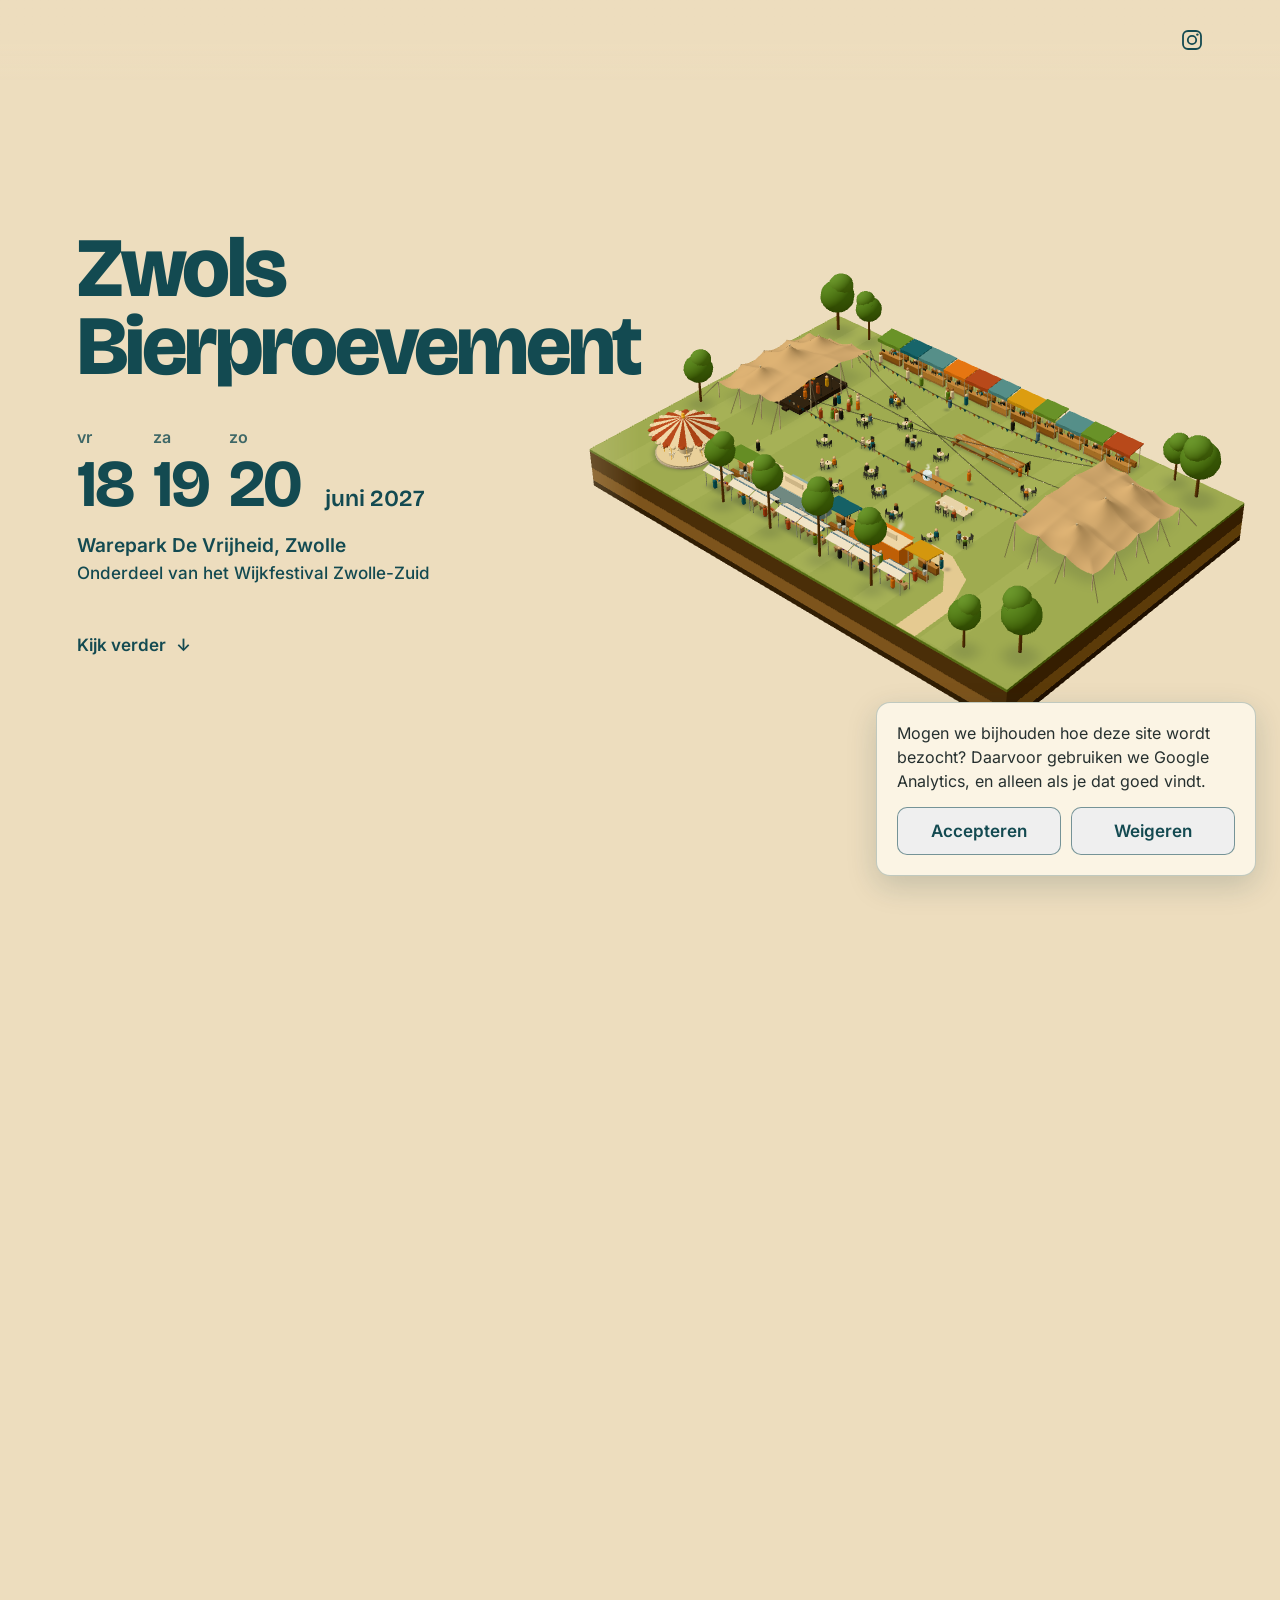
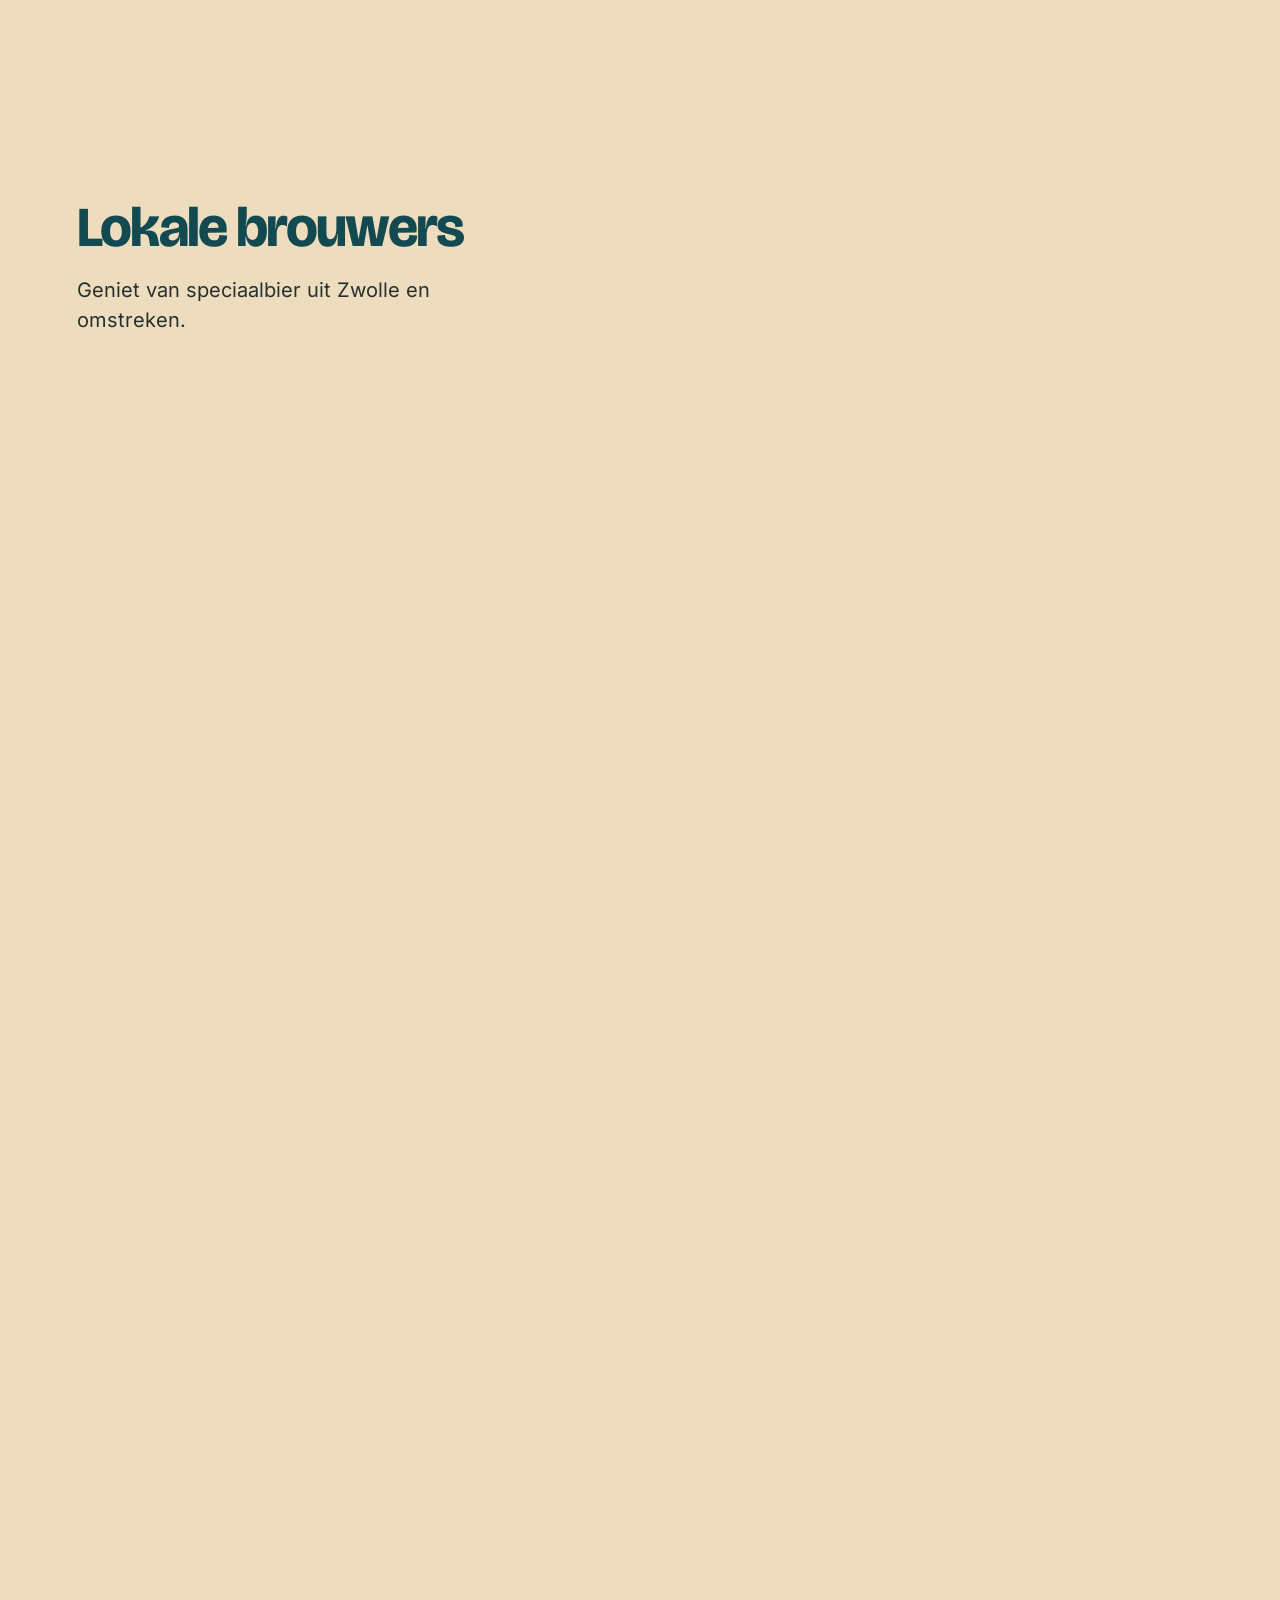
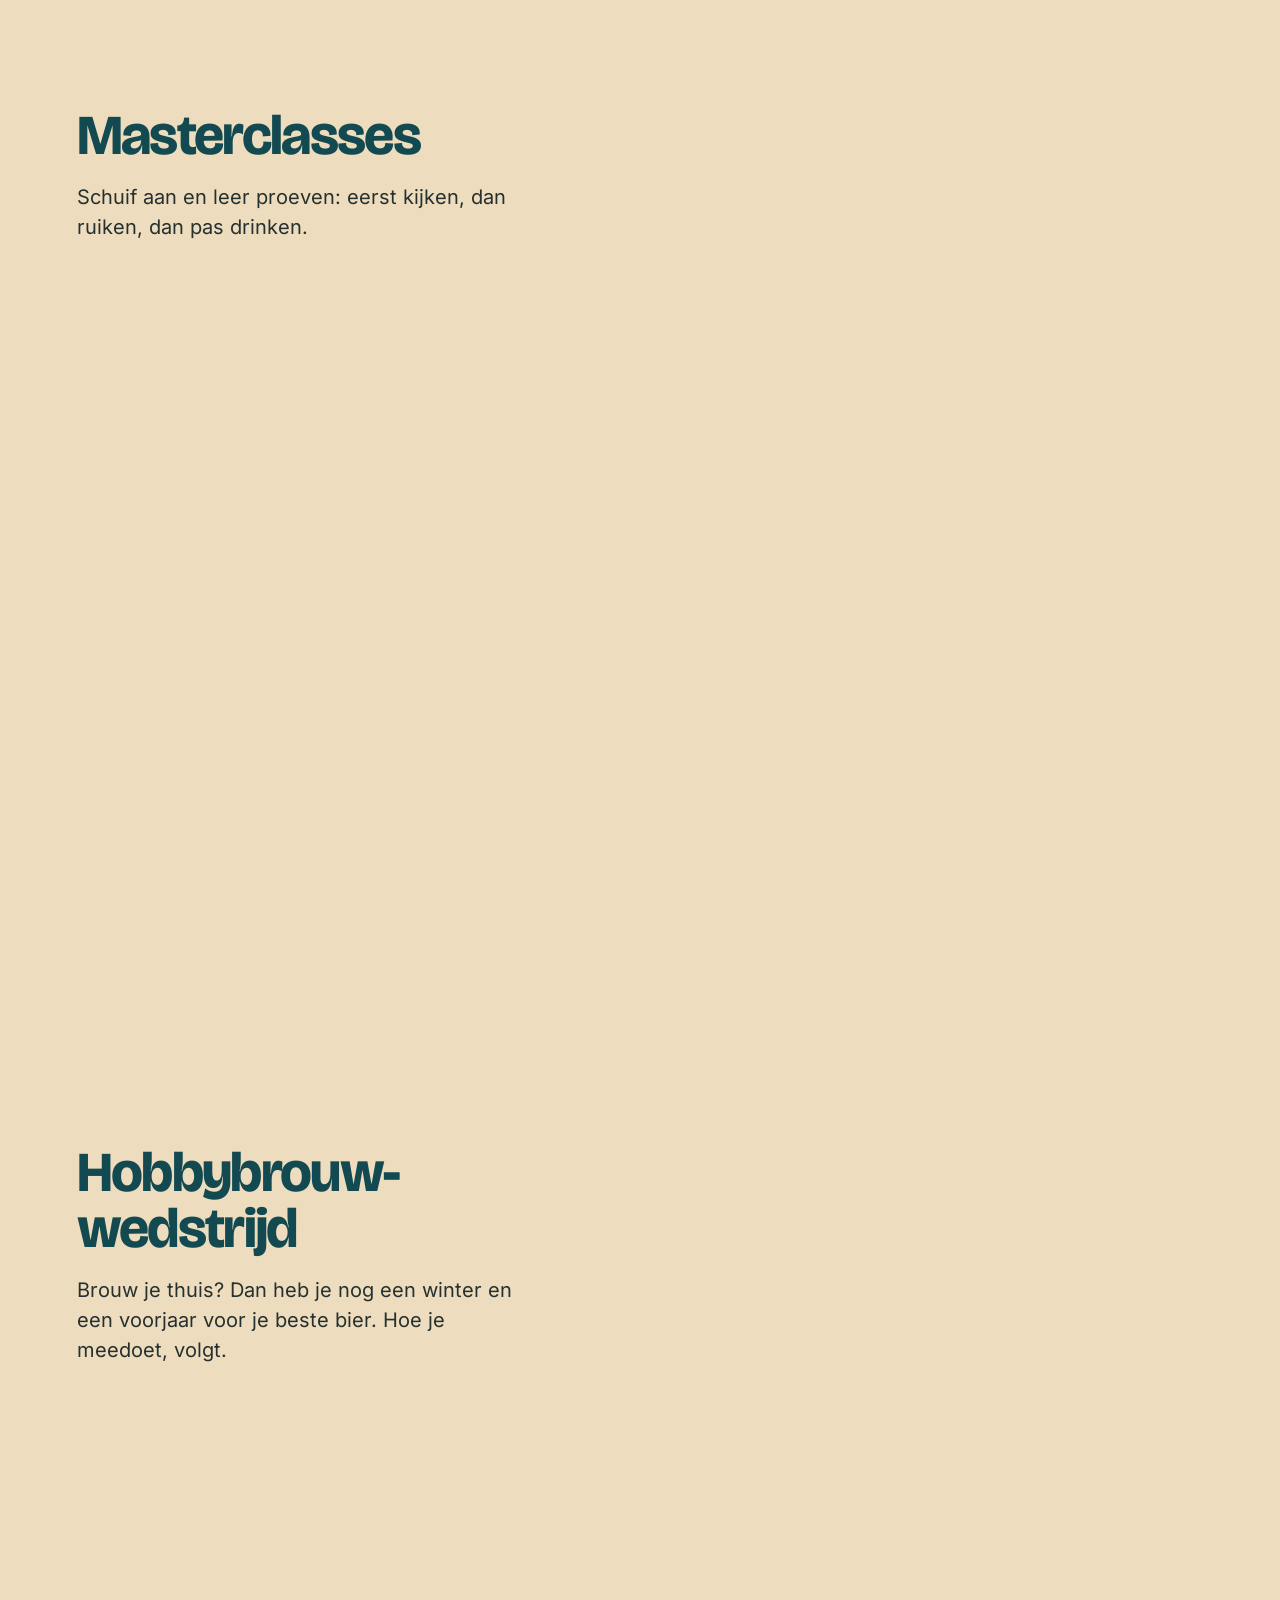
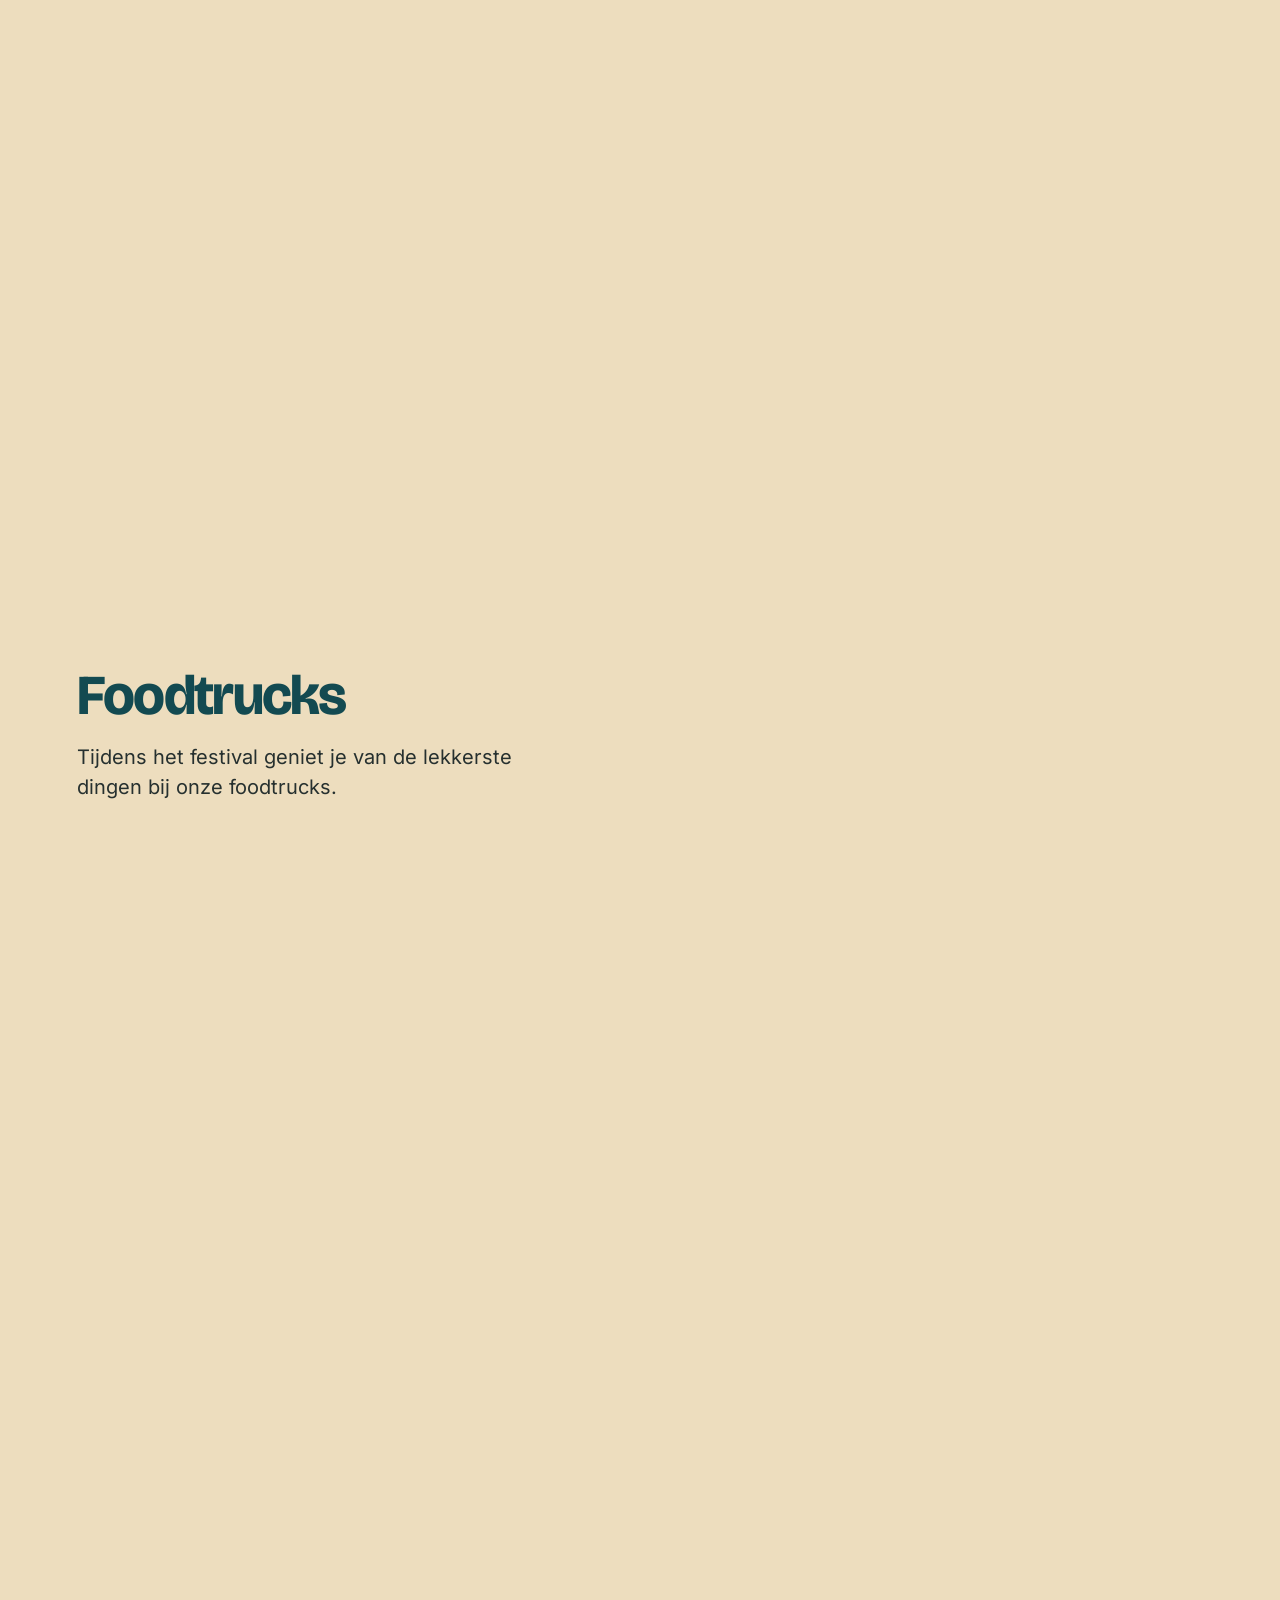
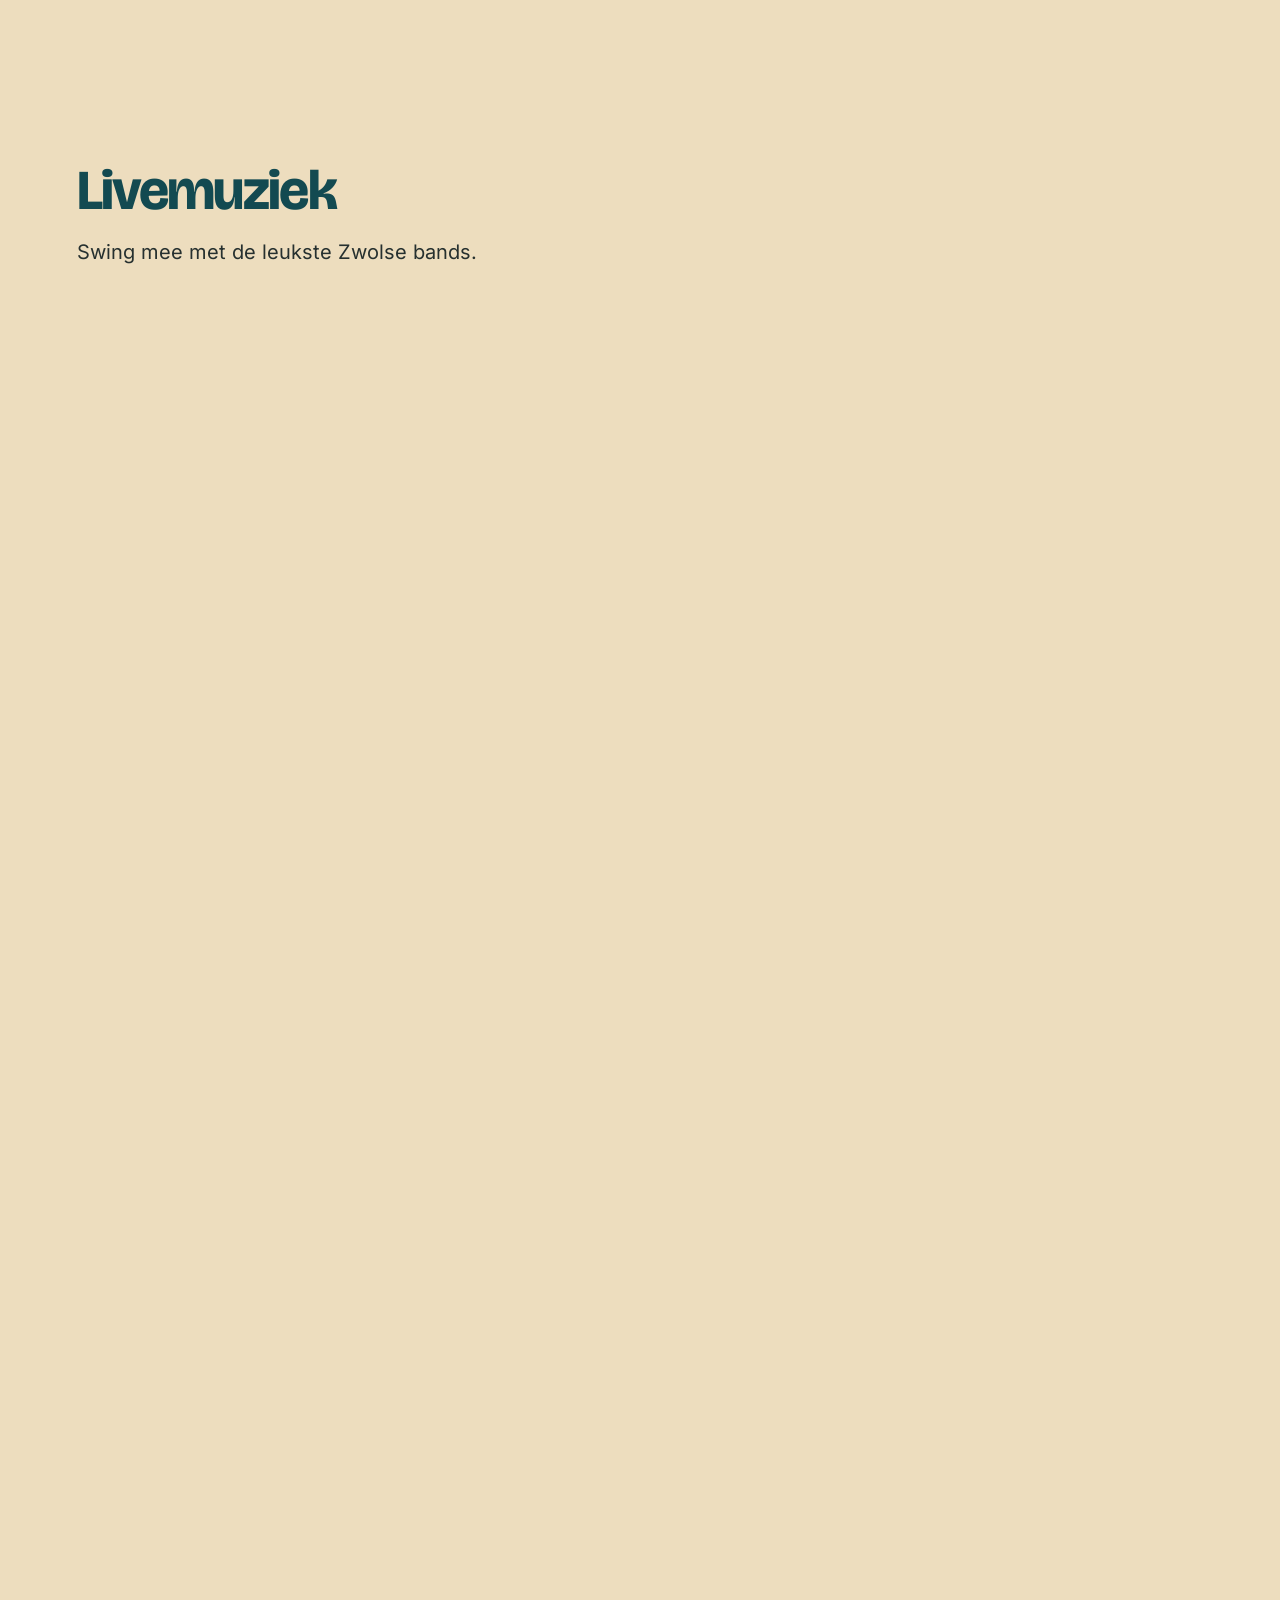
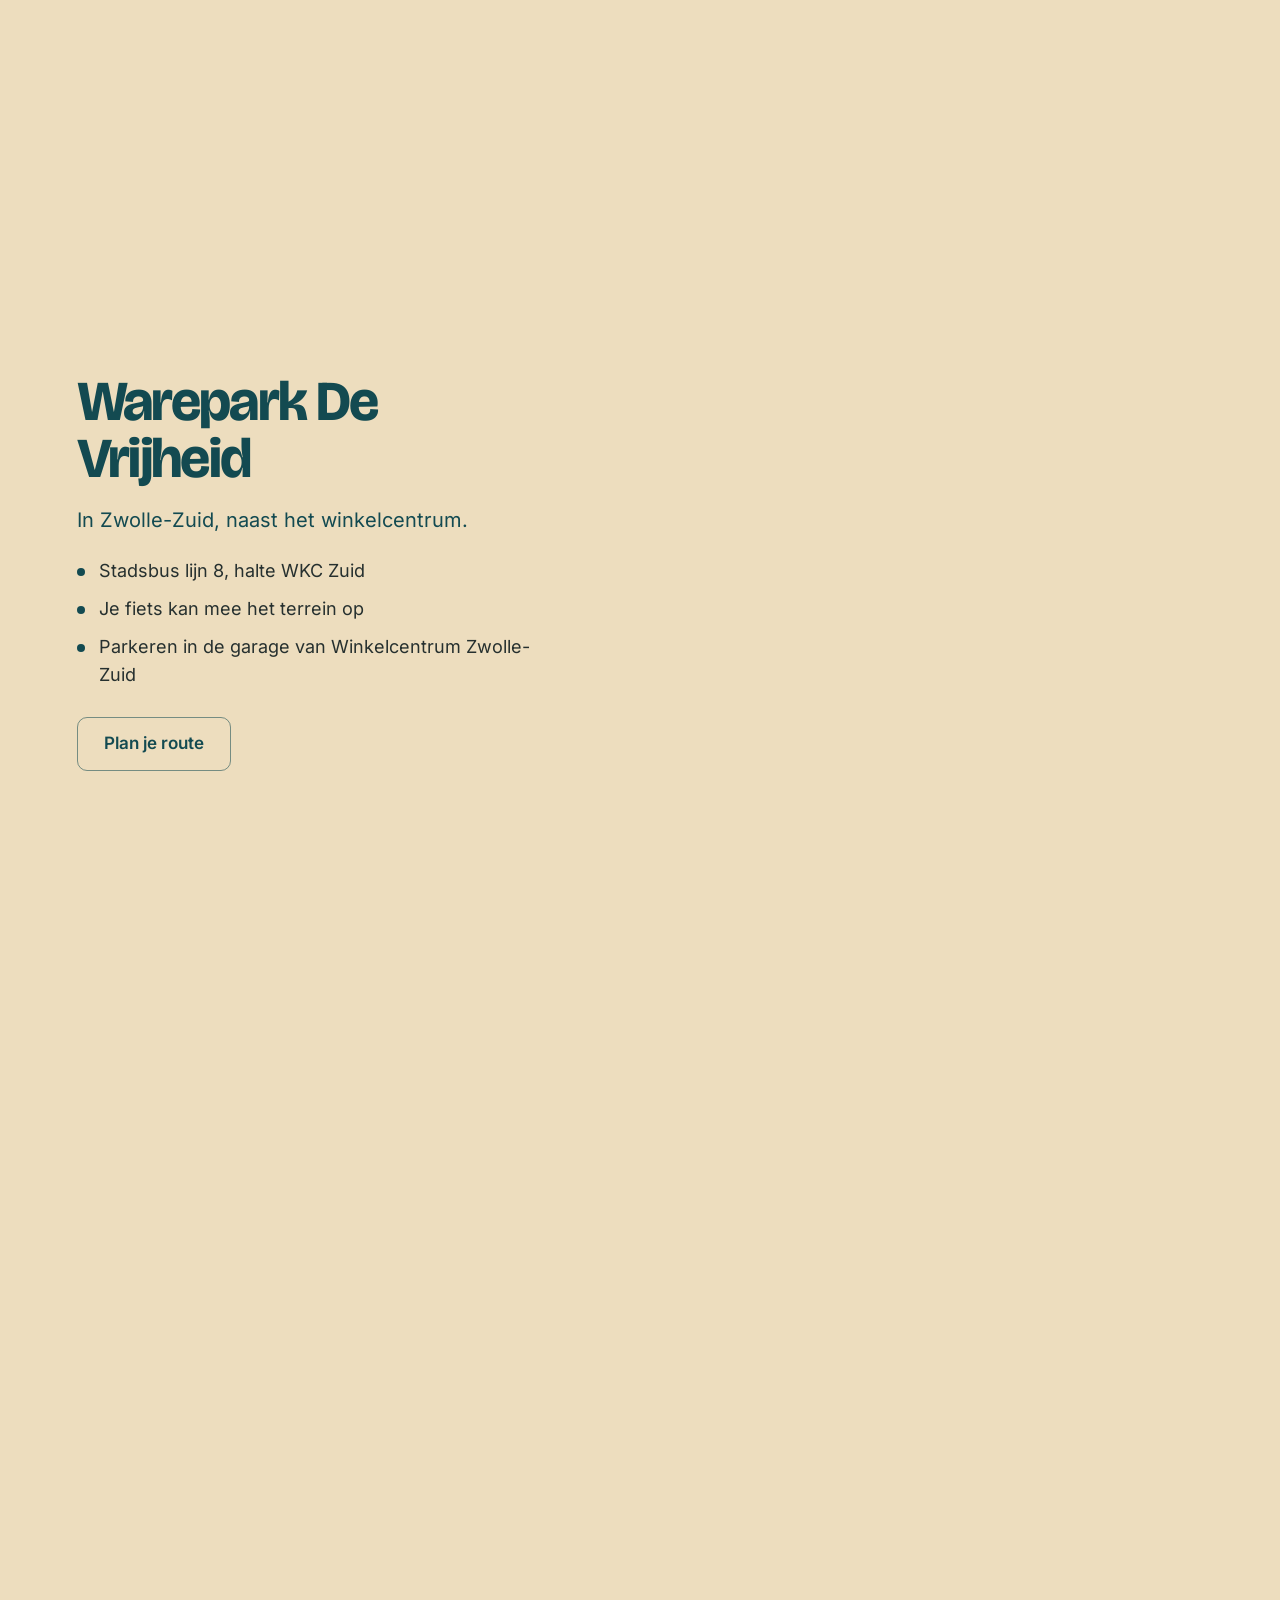
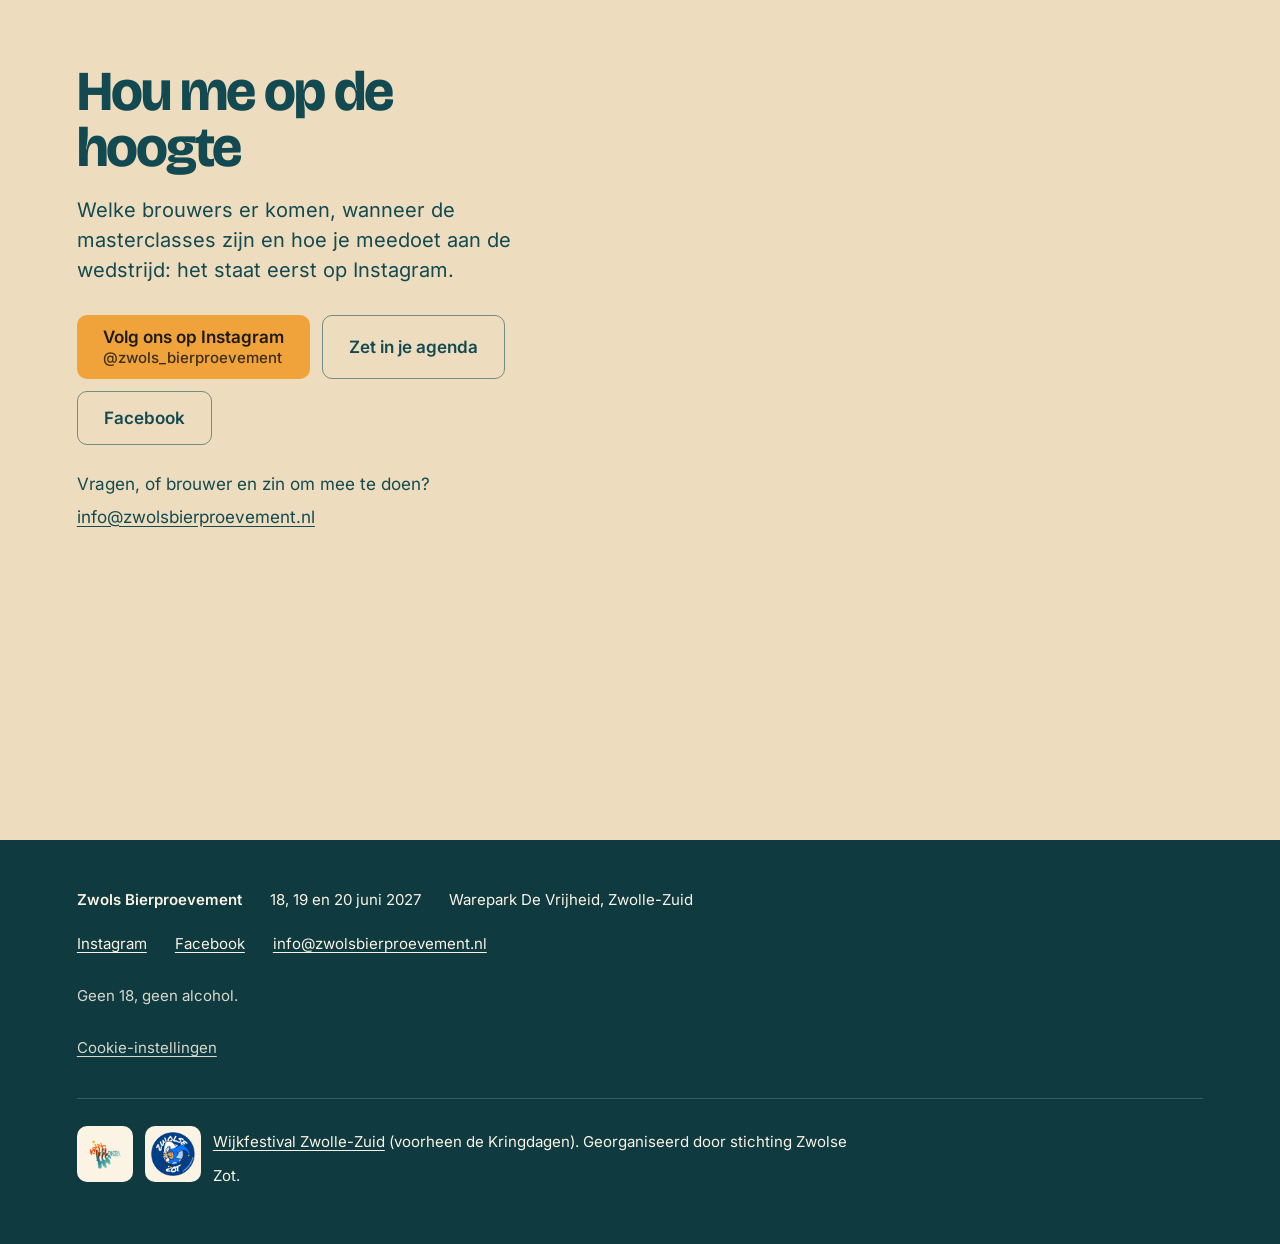
<file: index.html>
<!doctype html>
<html lang="nl">
<head>
<meta charset="utf-8">
<script>
  // In een submap: zonder schuine streep aan het eind (…/submap) kloppen relatieve paden niet. Even aanvullen.
  (function () {
    var p = location.pathname;
    if (p.length > 1 && p.slice(-1) !== '/' && !/\.[a-z0-9]+$/i.test(p)) location.replace(p + '/' + location.search + location.hash);
  })();
</script>
<meta name="viewport" content="width=device-width, initial-scale=1, viewport-fit=cover">
<meta name="theme-color" content="#EDDDBE">
<title>Speciaalbierfestival Zwolle-Zuid 18-20 juni | Zwols Bierproevement</title>
<meta name="description" content="Speciaalbierfestival Zwolle-Zuid: regionale brouwers, 18 t/m 20 juni 2027 in Warepark De Vrijheid. Onderdeel van het Wijkfestival Zwolle-Zuid.">
<link rel="icon" href="favicon.ico" sizes="32x32">
<link rel="icon" href="favicon.svg" type="image/svg+xml">
<link rel="apple-touch-icon" href="apple-touch-icon.png">
<link rel="manifest" href="site.webmanifest">
<link rel="canonical" href="https://zwolsbierproevement.nl/">
<meta property="og:type" content="website">
<meta property="og:locale" content="nl_NL">
<meta property="og:site_name" content="Zwols Bierproevement">
<meta property="og:title" content="Speciaalbierfestival Zwolle-Zuid 18-20 juni | Zwols Bierproevement">
<meta property="og:description" content="Speciaalbierfestival Zwolle-Zuid: regionale brouwers, 18 t/m 20 juni 2027 in Warepark De Vrijheid. Onderdeel van het Wijkfestival Zwolle-Zuid.">
<meta property="og:url" content="https://zwolsbierproevement.nl/">
<meta property="og:image" content="https://zwolsbierproevement.nl/og-image.jpg">
<meta property="og:image:width" content="1200">
<meta property="og:image:height" content="630">
<meta property="og:image:alt" content="Maquette van het Zwols Bierproevement in Warepark De Vrijheid, met de naam en de datum 18, 19 en 20 juni 2027">
<meta name="twitter:card" content="summary_large_image">
<meta name="twitter:title" content="Speciaalbierfestival Zwolle-Zuid 18-20 juni | Zwols Bierproevement">
<meta name="twitter:description" content="Speciaalbierfestival Zwolle-Zuid: regionale brouwers, 18 t/m 20 juni 2027 in Warepark De Vrijheid. Onderdeel van het Wijkfestival Zwolle-Zuid.">
<meta name="twitter:image" content="https://zwolsbierproevement.nl/og-image.jpg">
<meta name="twitter:image:alt" content="Maquette van het Zwols Bierproevement in Warepark De Vrijheid, met de naam en de datum 18, 19 en 20 juni 2027">
<script type="application/ld+json">{"@context":"https://schema.org","@type":"Event","name":"Zwols Bierproevement 2027","description":"Speciaalbierfestival Zwolle-Zuid: regionale brouwers, 18 t/m 20 juni 2027 in Warepark De Vrijheid. Onderdeel van het Wijkfestival Zwolle-Zuid.","startDate":"2027-06-18","endDate":"2027-06-20","eventStatus":"https://schema.org/EventScheduled","eventAttendanceMode":"https://schema.org/OfflineEventAttendanceMode","location":{"@type":"Place","name":"Warepark De Vrijheid","address":{"@type":"PostalAddress","addressLocality":"Zwolle","addressCountry":"NL"}},"image":["https://zwolsbierproevement.nl/og-image.jpg"],"organizer":{"@type":"Organization","name":"Stichting Zwolse Zot"},"superEvent":{"@type":"Event","name":"Wijkfestival Zwolle-Zuid","url":"https://kringdagen.nl"},"url":"https://zwolsbierproevement.nl/","inLanguage":"nl"}</script>
<script>window.dataLayer=window.dataLayer||[];function gtag(){dataLayer.push(arguments);}gtag('consent','default',{ad_storage:'denied',ad_user_data:'denied',ad_personalization:'denied',analytics_storage:'denied'});</script>
  <script type="module" crossorigin src="./assets/index-DMqk3PDk.js"></script>
  <link rel="stylesheet" crossorigin href="./assets/index-DWEUViZL.css">
</head>
<body>
<div id="root"><div><header class="bar"><a class="mark" href="#top">Zwols Bierproevement</a><a class="iconbtn" href="https://www.instagram.com/zwols_bierproevement/" aria-label="Zwols Bierproevement op Instagram"><svg viewBox="0 0 24 24" width="24" height="24" aria-hidden="true"><rect x="3" y="3" width="18" height="18" rx="5" fill="none" stroke="currentColor" stroke-width="1.8"></rect><circle cx="12" cy="12" r="4.2" fill="none" stroke="currentColor" stroke-width="1.8"></circle><circle cx="17.4" cy="6.6" r="1.2" fill="currentColor"></circle></svg></a></header><div class="vh-probe" aria-hidden="true"></div><div class="stage" aria-hidden="true"></div><main id="top"><section class="ch hero" data-moment="0"><div class="inner"><h1 class="wordmark">Zwols <br>Bierproevement</h1><p class="dates"><span class="sr">Vrijdag 18, zaterdag 19 en zondag 20 juni 2027</span><span class="d" aria-hidden="true"><small>vr</small>18</span><span class="d" aria-hidden="true"><small>za</small>19</span><span class="d" aria-hidden="true"><small>zo</small>20</span><span class="m" aria-hidden="true">juni 2027</span></p><p class="where">Warepark De Vrijheid, Zwolle</p><p class="sub">Onderdeel van het Wijkfestival Zwolle-Zuid</p><a class="cue" href="#brouwers">Kijk verder <span aria-hidden="true">↓</span></a></div></section><section class="ch brouwers" id="brouwers" data-moment="1" data-hold="true"><div class="inner"><h2>Lokale brouwers</h2><p class="body">Geniet van speciaalbier uit Zwolle en omstreken.</p></div></section><section class="ch" id="masterclasses" data-moment="2"><div class="inner"><h2>Masterclasses</h2><p class="body">Schuif aan en leer proeven: eerst kijken, dan ruiken, dan pas drinken.</p></div></section><section class="ch" id="wedstrijd" data-moment="3"><div class="inner"><h2>Hobbybrouw­wedstrijd</h2><p class="body">Brouw je thuis? Dan heb je nog een winter en een voorjaar voor je beste bier. Hoe je meedoet, volgt.</p></div></section><section class="ch" id="foodtrucks" data-moment="4"><div class="inner"><h2>Foodtrucks</h2><p class="body">Tijdens het festival geniet je van de lekkerste dingen bij onze foodtrucks.</p></div></section><section class="ch dusk-text" id="livemuziek" data-moment="5"><div class="inner"><h2>Livemuziek</h2><p class="body">Swing mee met de leukste Zwolse bands.</p></div></section><div class="dusk" data-moment="6" aria-hidden="true"></div><section class="ch hold locatie night" id="locatie" data-moment="7" data-hold="true"><div class="inner"><h2>Warepark De Vrijheid</h2><p class="body">In Zwolle-Zuid, naast het winkelcentrum.</p><ul class="facts"><li>Stadsbus lijn 8, halte WKC Zuid</li><li>Je fiets kan mee het terrein op</li><li>Parkeren in de garage van Winkelcentrum Zwolle-Zuid</li></ul><a class="btn ghost" href="https://www.google.com/maps/search/?api=1&amp;query=Warepark+De+Vrijheid+Zwolle">Plan je route</a></div><ul class="map-labels" aria-label="Op de kaart"><li class="lbl lbl-main" data-x="60" data-y="57">Warepark De Vrijheid</li><li class="lbl lbl-start" data-x="41.3" data-y="132">Winkelcentrum<br>Zwolle-Zuid</li><li class="lbl lbl-soft lbl-start" data-x="4" data-y="91.5">Patriottenlaan</li><li class="lbl lbl-soft lbl-start" data-x="167" data-y="20" data-mx="153" data-my="14" data-manchor="end">Oldeneelallee</li><li class="ico ico-bus" data-x="160" data-y="80"><span class="sr">Bushalte WKC Zuid, lijn 8</span><svg viewBox="-15 -15 30 30" width="30" height="30" aria-hidden="true"><circle r="15" fill="#134A51"></circle><rect x="-7" y="-9" width="14" height="15" rx="2.6" fill="#FDF8EA"></rect><rect x="-5.2" y="-6.6" width="10.4" height="5.6" rx="1" fill="#134A51"></rect><circle cx="-3.8" cy="2.6" r="1.2" fill="#134A51"></circle><circle cx="3.8" cy="2.6" r="1.2" fill="#134A51"></circle><rect x="-6" y="5" width="3" height="4" rx="1" fill="#FDF8EA"></rect><rect x="3" y="5" width="3" height="4" rx="1" fill="#FDF8EA"></rect></svg></li><li class="ico ico-p" data-x="144" data-y="119.7"><span class="sr">Parkeergarage</span><svg viewBox="-13 -13 26 26" width="26" height="26" aria-hidden="true"><rect x="-13" y="-13" width="26" height="26" rx="6" fill="#134A51"></rect><text x="0" y="1" fill="#FDF8EA" font-family="Inter, system-ui, sans-serif" font-weight="700" font-size="17" text-anchor="middle" dominant-baseline="central">P</text></svg></li><li class="ico ico-pin" data-x="60" data-y="40" aria-hidden="true"><span></span></li></ul></section><section class="ch night" id="volg" data-moment="8"><div class="inner"><h2>Hou me op de hoogte</h2><p class="body">Welke brouwers er komen, wanneer de masterclasses zijn en hoe je meedoet aan de wedstrijd: het staat eerst op Instagram.</p><div class="actions"><a class="btn primary" href="https://www.instagram.com/zwols_bierproevement/">Volg ons op Instagram<span class="handle">@zwols_bierproevement</span></a><a class="btn ghost" href="zwols-bierproevement-2027.ics" download="zwols-bierproevement-2027.ics">Zet in je agenda</a><a class="btn ghost" href="https://www.facebook.com/p/Zwols-bierproevement-100090082759436/" target="_blank" rel="noopener">Facebook<span class="sr"> (opent in een nieuw tabblad)</span></a></div><p class="mail">Vragen, of brouwer en zin om mee te doen? <a href="mailto:info@zwolsbierproevement.nl">info@zwolsbierproevement.nl</a></p></div></section></main><footer class="foot"><div class="row"><strong>Zwols Bierproevement</strong><span>18, 19 en 20 juni 2027</span><span>Warepark De Vrijheid, Zwolle-Zuid</span></div><div class="row"><a href="https://www.instagram.com/zwols_bierproevement/">Instagram</a><a href="https://www.facebook.com/p/Zwols-bierproevement-100090082759436/" target="_blank" rel="noopener">Facebook<span class="sr"> (opent in een nieuw tabblad)</span></a><a href="mailto:info@zwolsbierproevement.nl">info@zwolsbierproevement.nl</a></div><p class="fine">Geen 18, geen alcohol.</p><p class="fine"><button type="button" class="linklike">Cookie-instellingen</button></p><div class="colofon"><a class="logo-tile" href="https://kringdagen.nl" aria-label="Wijkfestival Zwolle-Zuid, kringdagen.nl"><img alt="" width="44" height="44" loading="lazy" src="logos/kringdagen.png"></a><span class="logo-tile" aria-hidden="true"><img alt="" width="44" height="44" loading="lazy" src="logos/zwolse-zot.png"></span><p><a href="https://kringdagen.nl">Wijkfestival Zwolle-Zuid</a> (voorheen de Kringdagen). Georganiseerd door stichting Zwolse Zot.</p></div></footer></div></div>
</body>
</html>
</file>
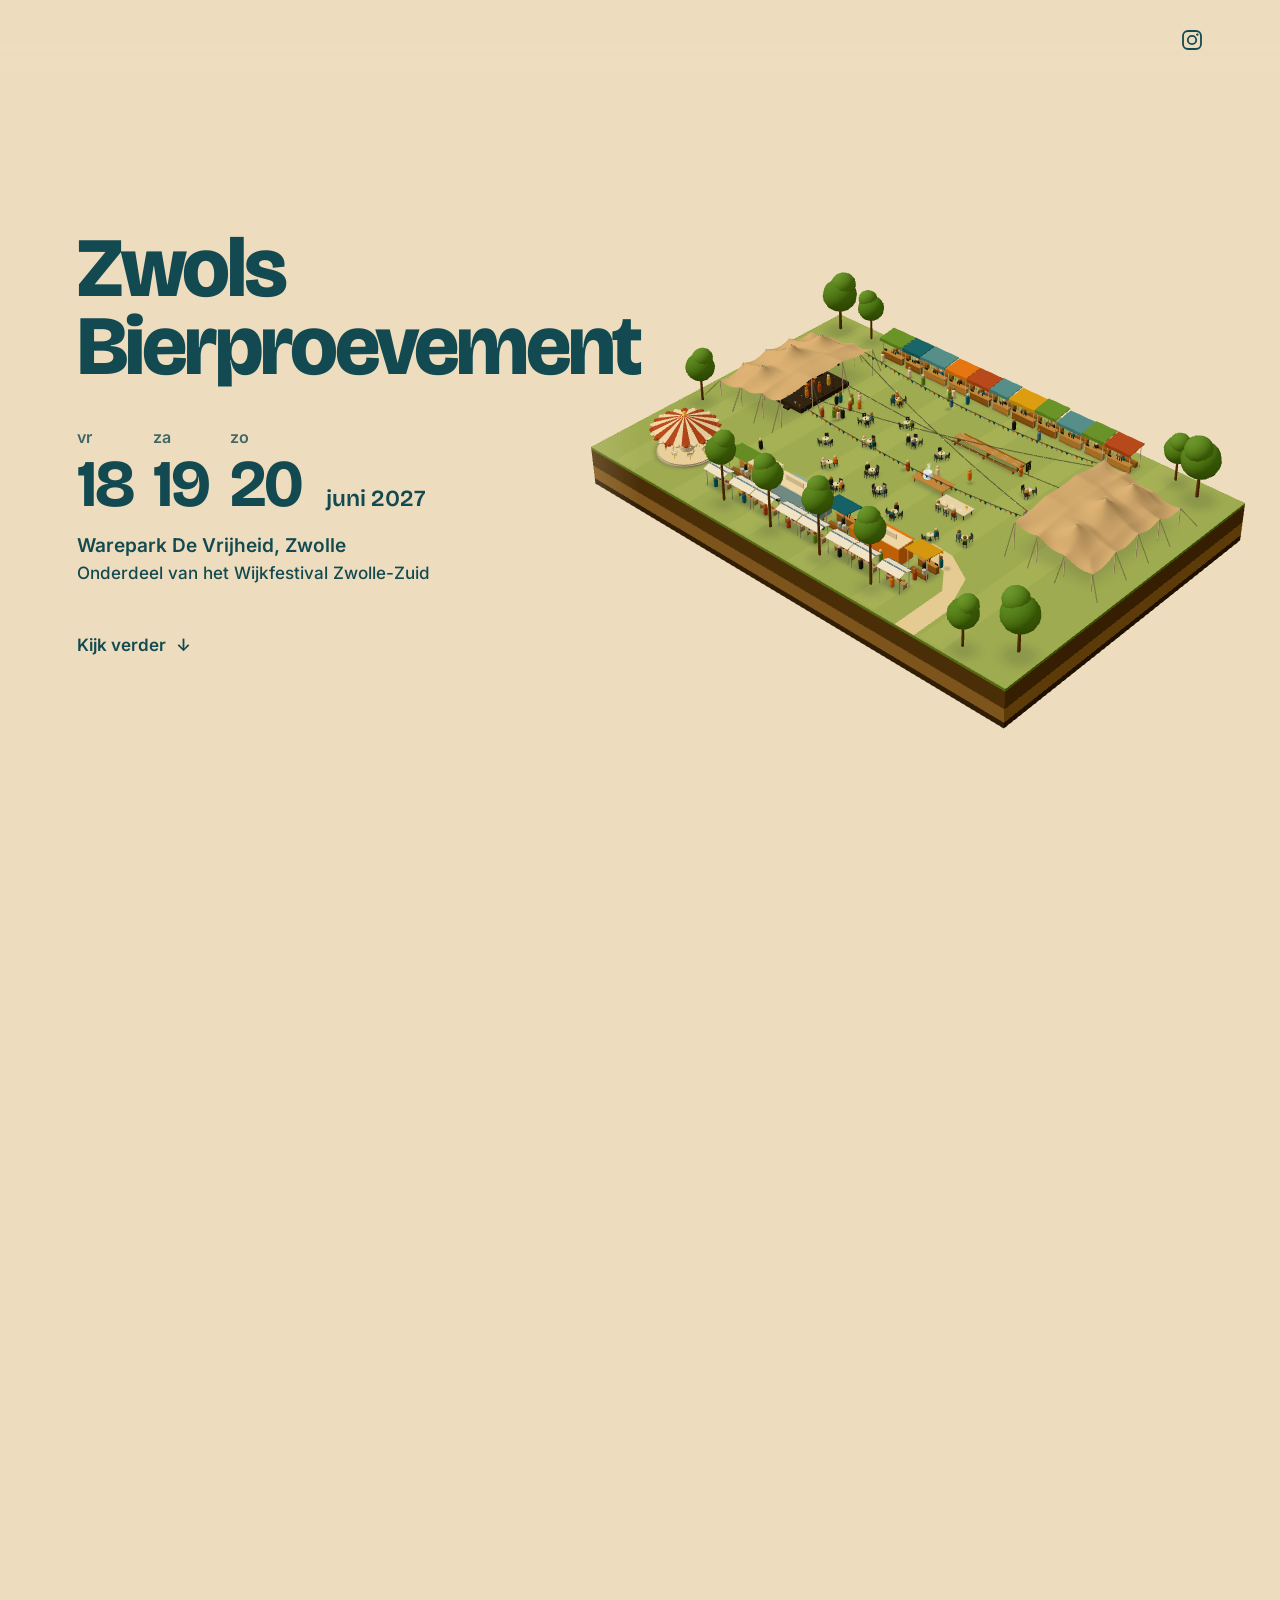
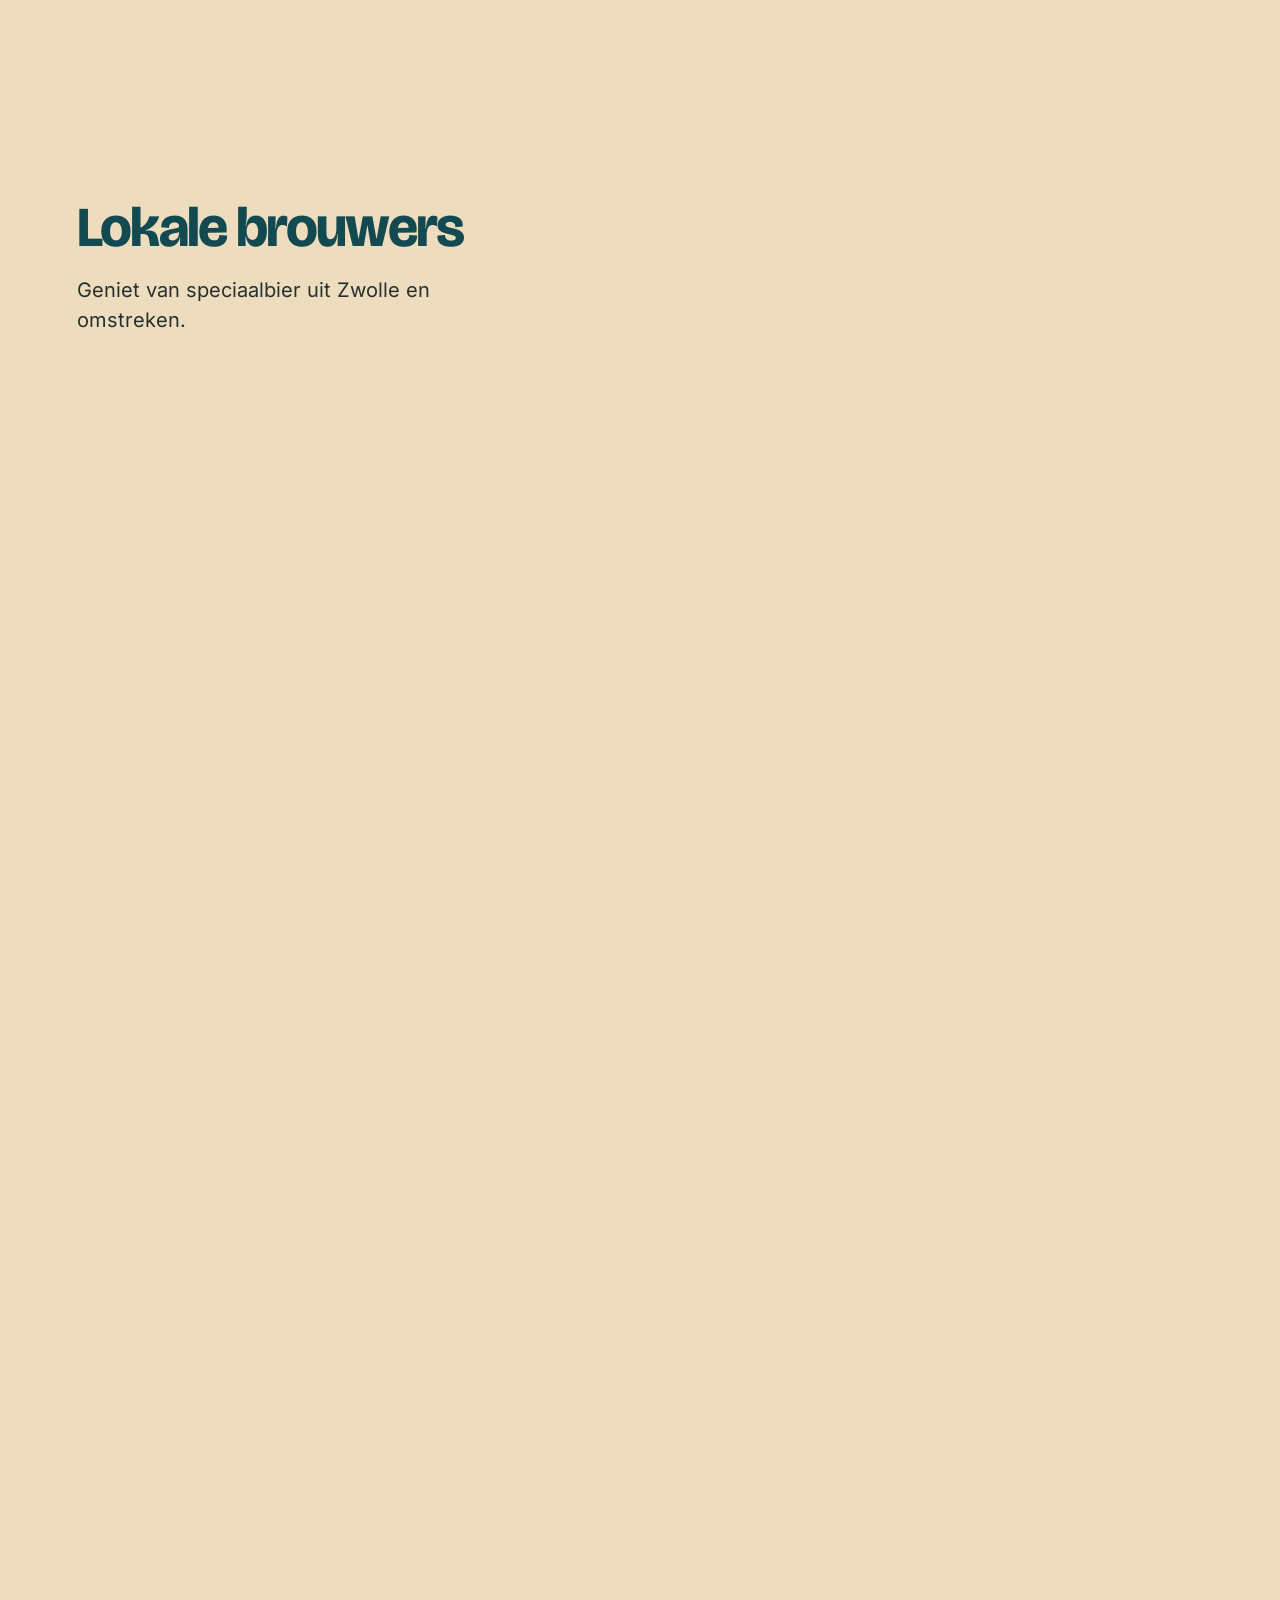
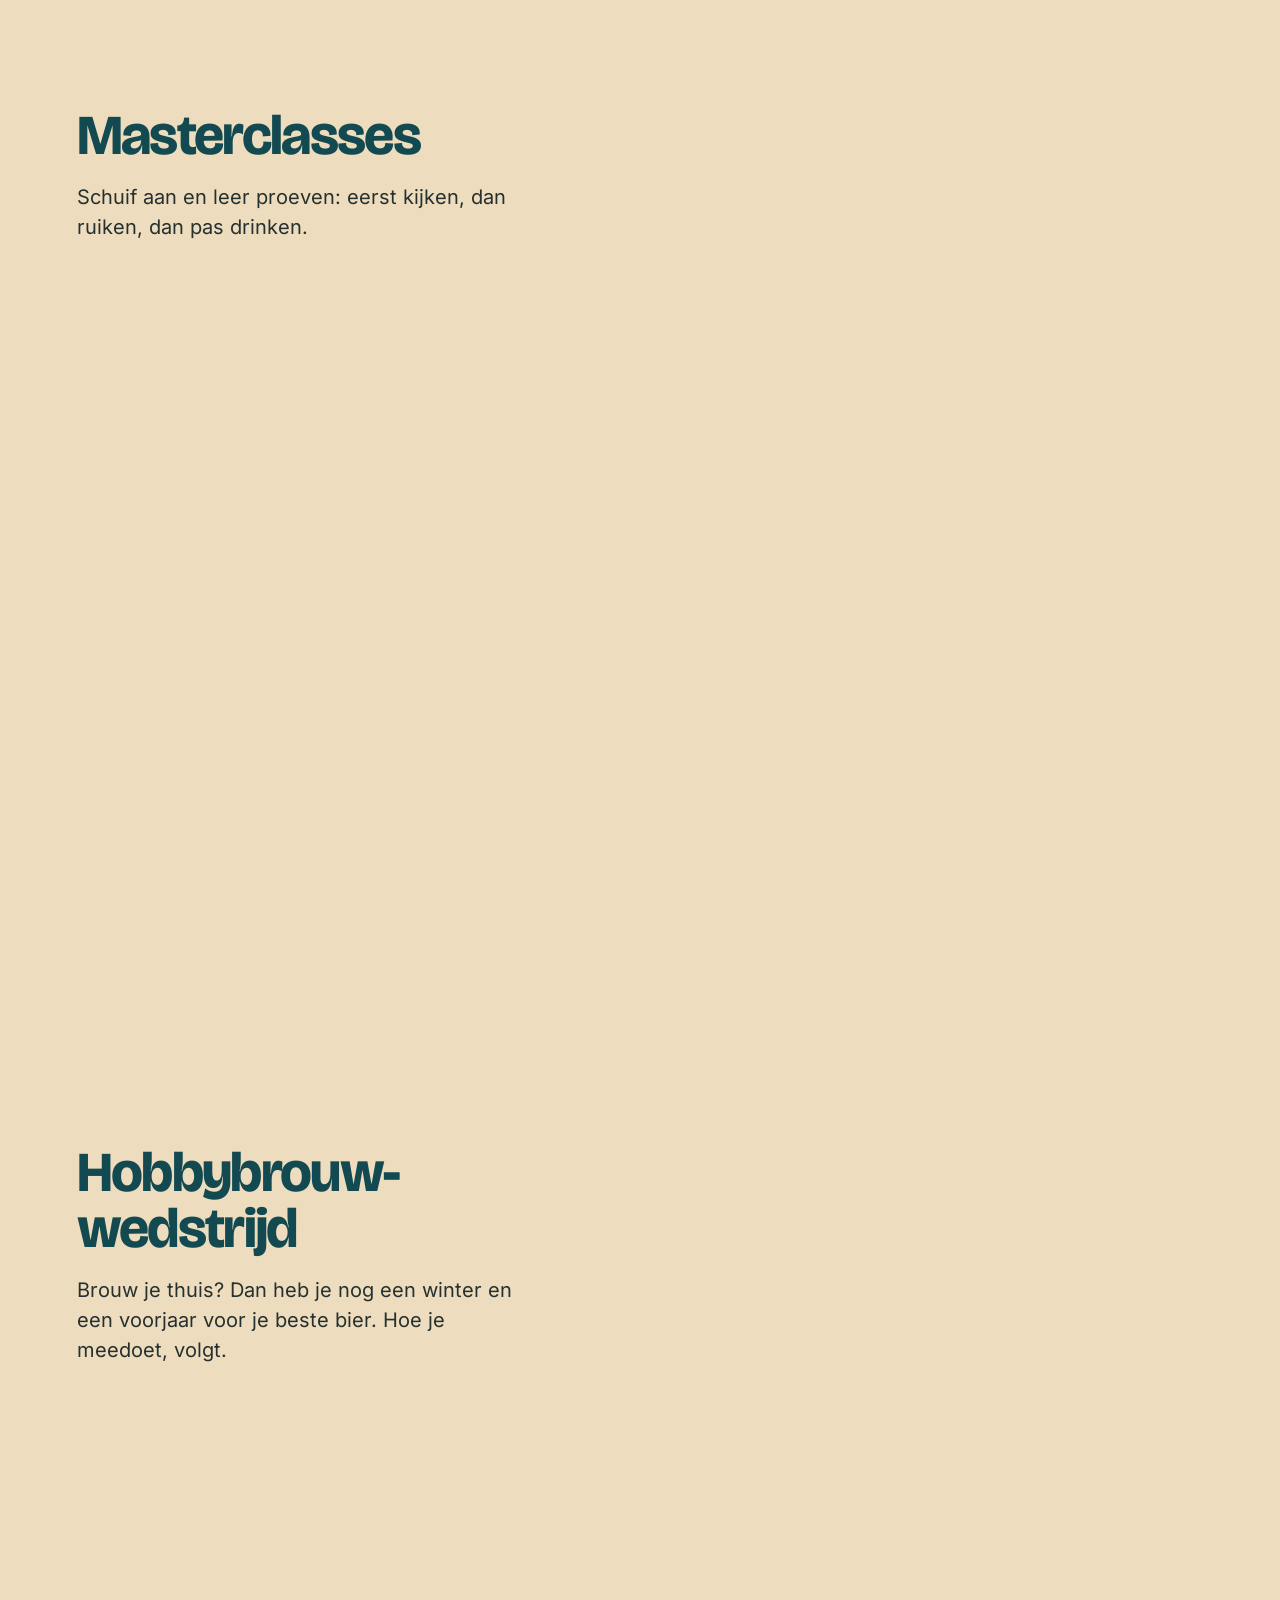
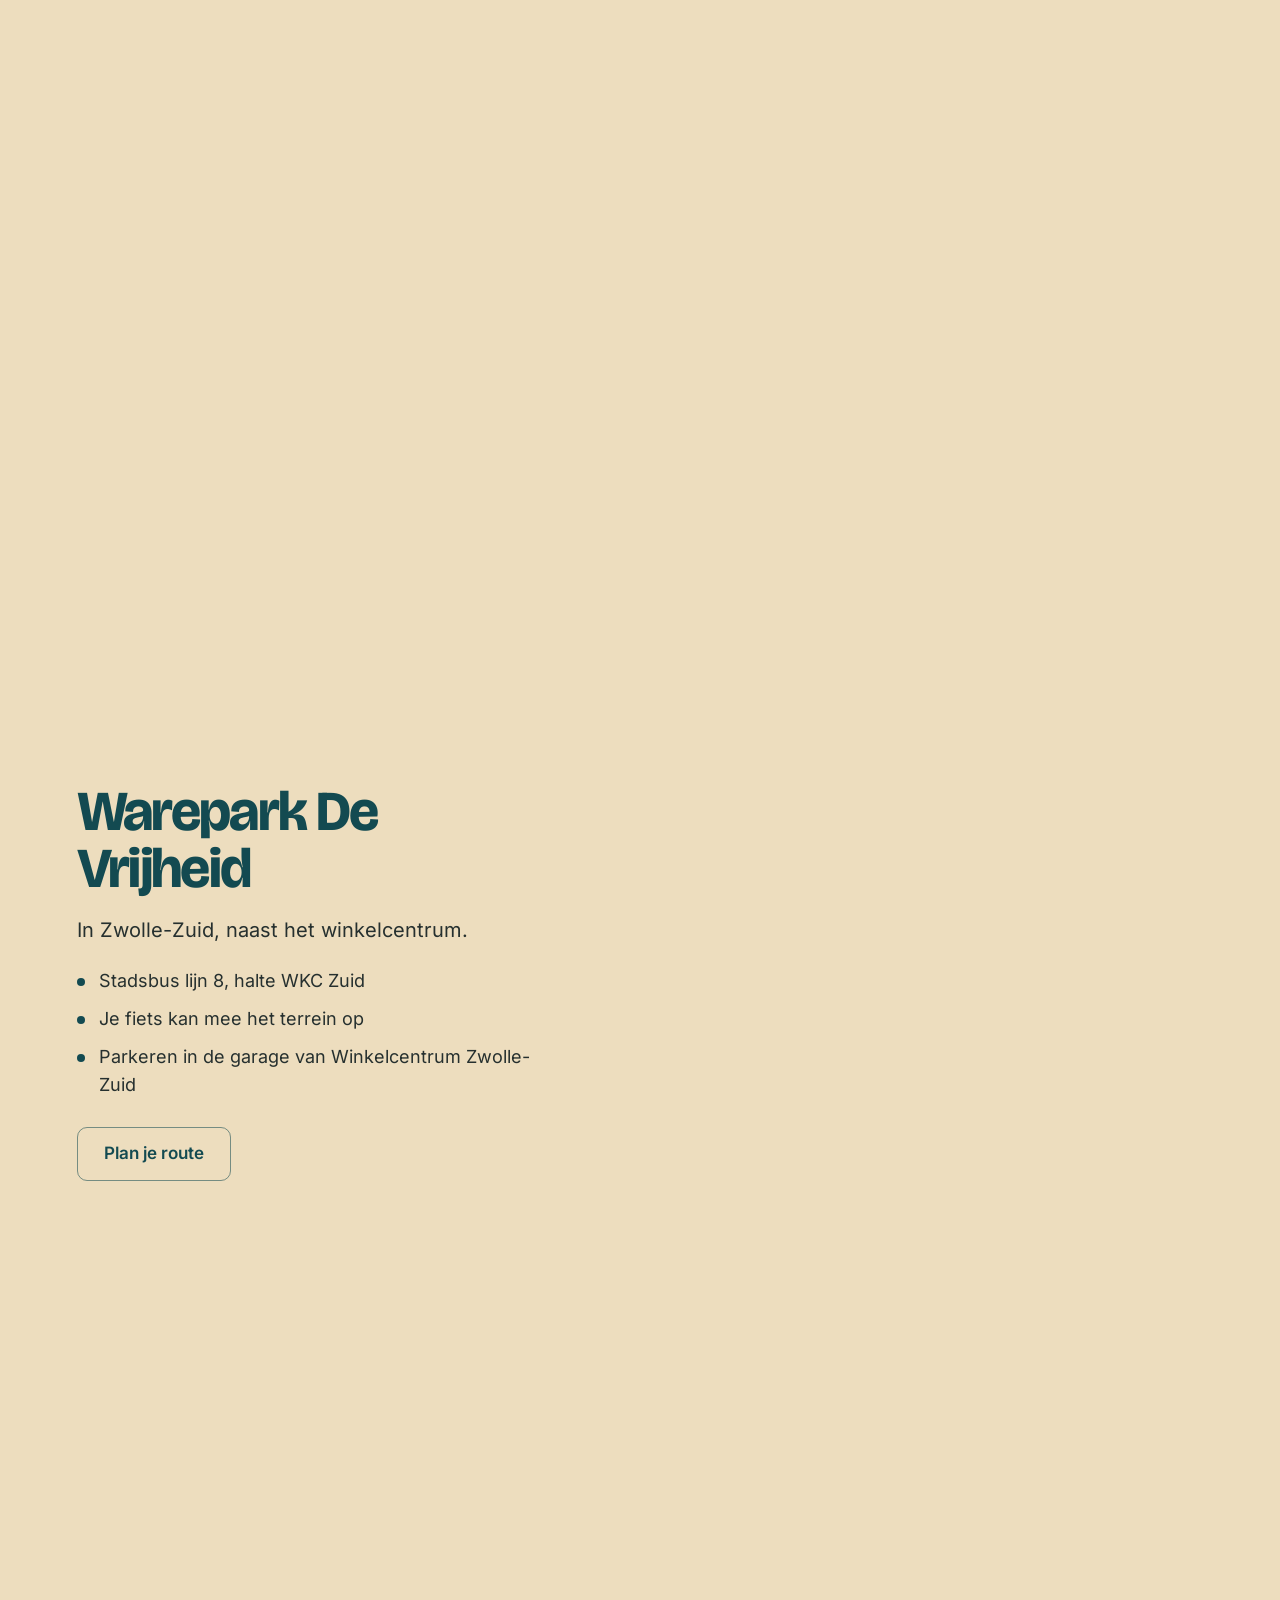
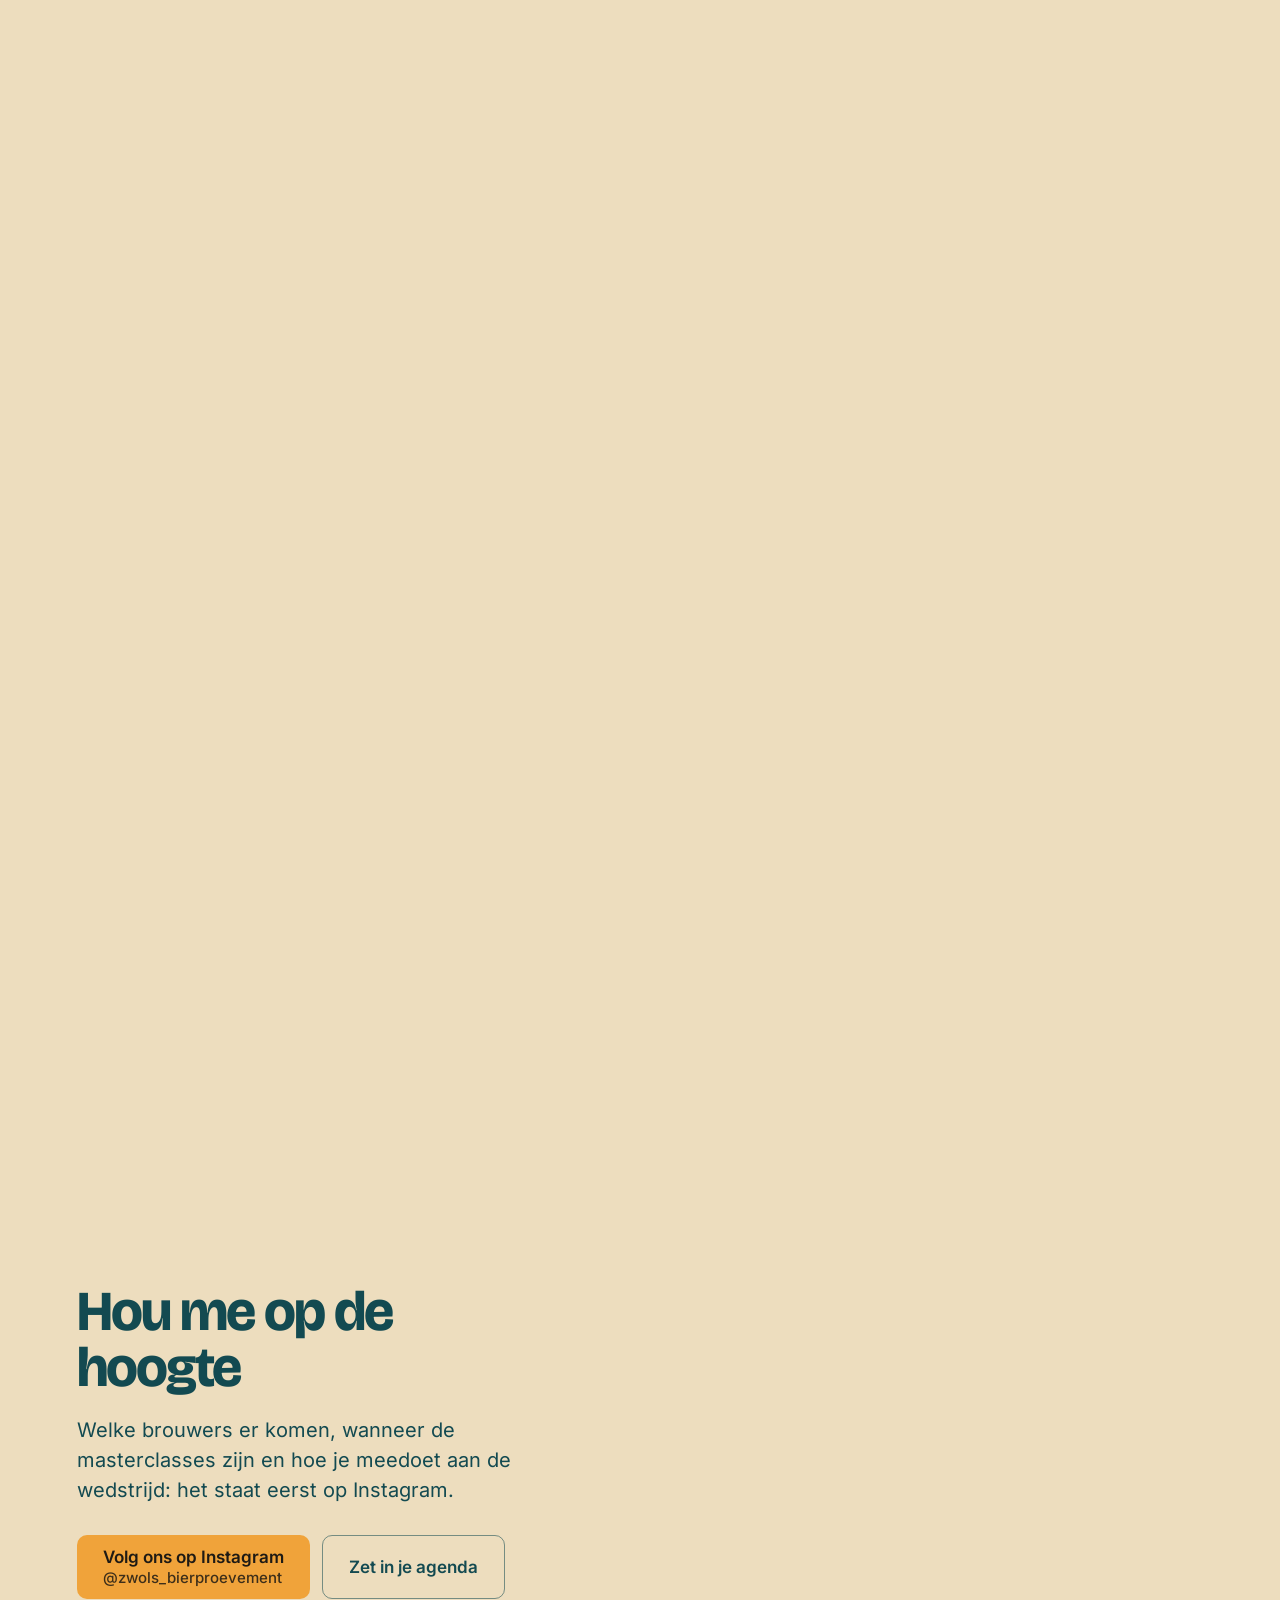
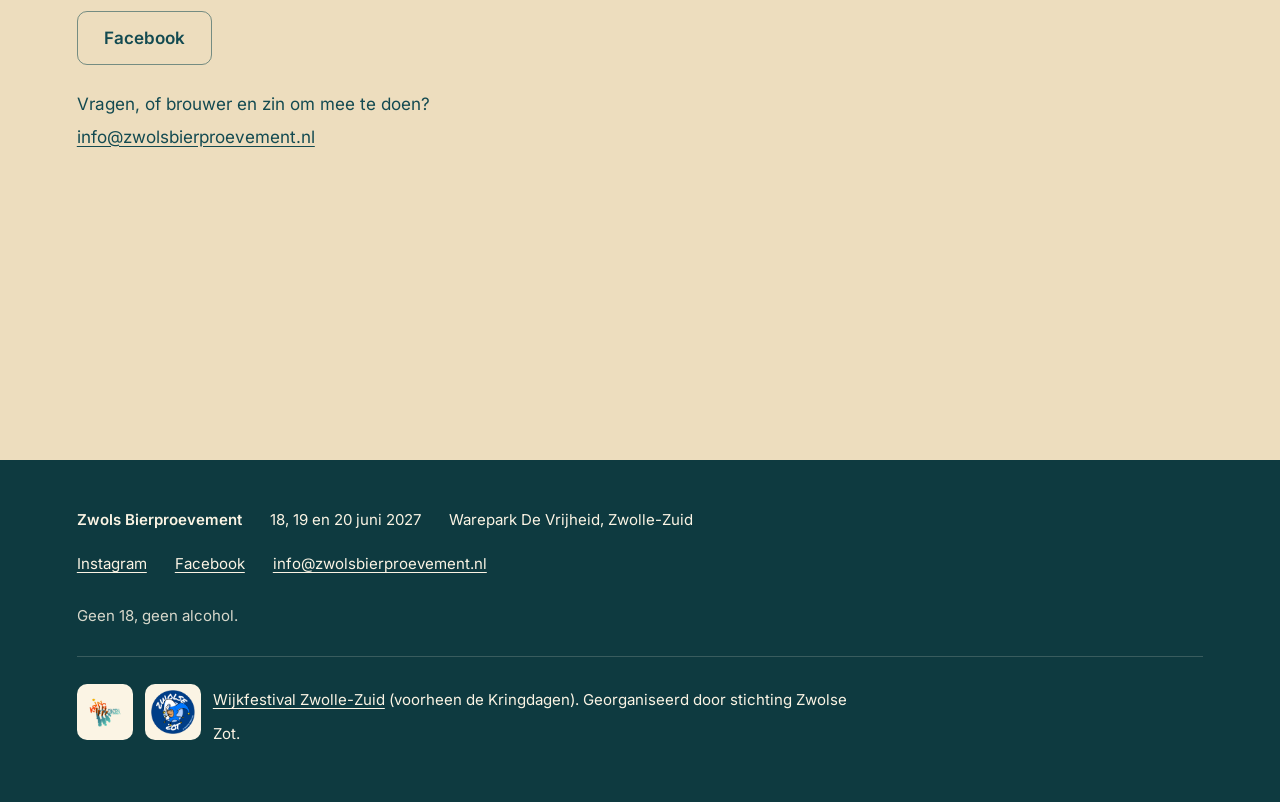
<file: proef/index.html>
<!doctype html>
<html lang="nl">
<head>
<meta charset="utf-8">
<meta name="robots" content="noindex, nofollow">
<script>
  // In een submap: zonder schuine streep aan het eind (…/submap) kloppen relatieve paden niet. Even aanvullen.
  (function () {
    var p = location.pathname;
    if (p.length > 1 && p.slice(-1) !== '/' && !/\.[a-z0-9]+$/i.test(p)) location.replace(p + '/' + location.search + location.hash);
  })();
</script>
<meta name="viewport" content="width=device-width, initial-scale=1, viewport-fit=cover">
<title>Zwols Bierproevement 2027</title>
<meta name="description" content="Zwols Bierproevement, 18, 19 en 20 juni 2027 in Warepark De Vrijheid, Zwolle.">
<meta name="theme-color" content="#EDDDBE">
<link rel="icon" href="data:image/svg+xml,%3Csvg xmlns=%27http://www.w3.org/2000/svg%27 viewBox=%270 0 32 32%27%3E%3Crect width=%2732%27 height=%2732%27 rx=%277%27 fill=%27%23134A51%27/%3E%3Cpath d=%27M9 10h14L10 22h13%27 stroke=%27%23EDDDBE%27 stroke-width=%273.2%27 fill=%27none%27 stroke-linejoin=%27round%27/%3E%3C/svg%3E">
  <script type="module" crossorigin src="./assets/index-CS3xzLRL.js"></script>
  <link rel="stylesheet" crossorigin href="./assets/index-DcZafOp6.css">
</head>
<body>
<div id="root"></div>
</body>
</html>
</file>
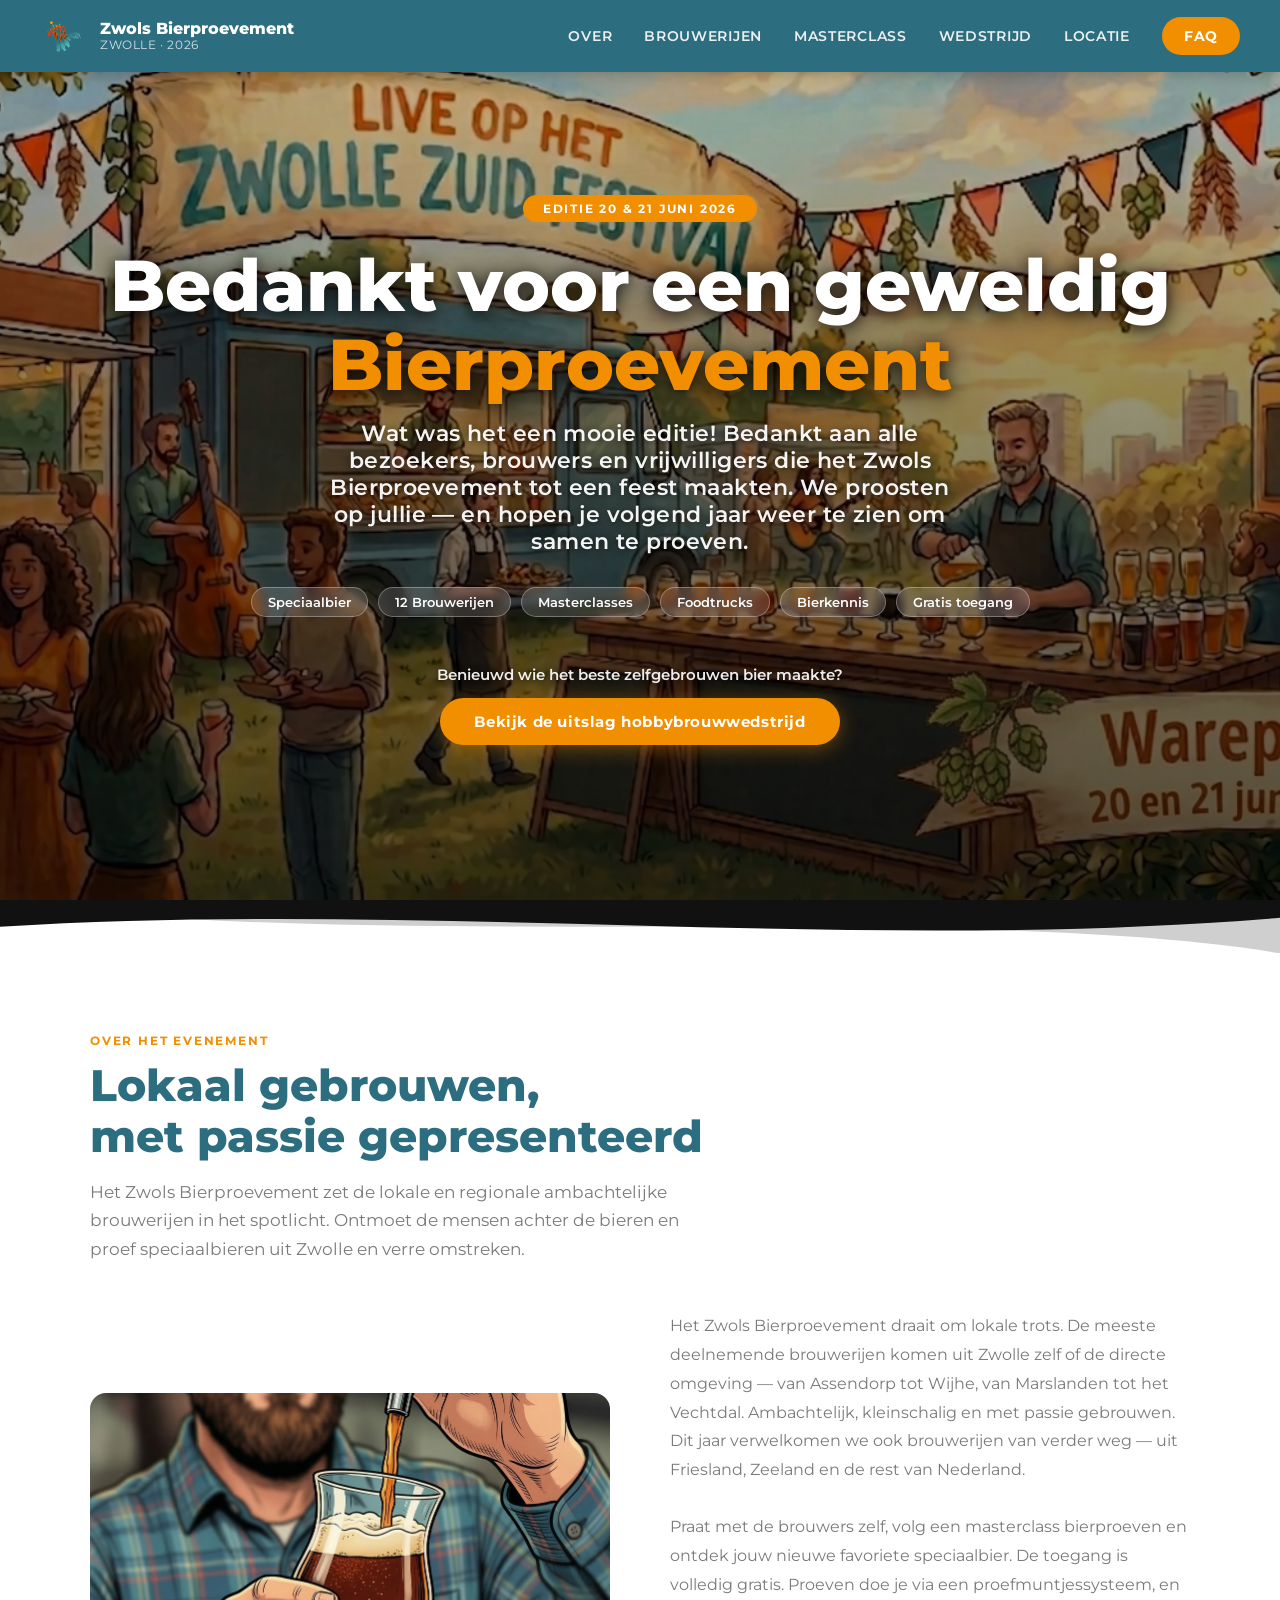
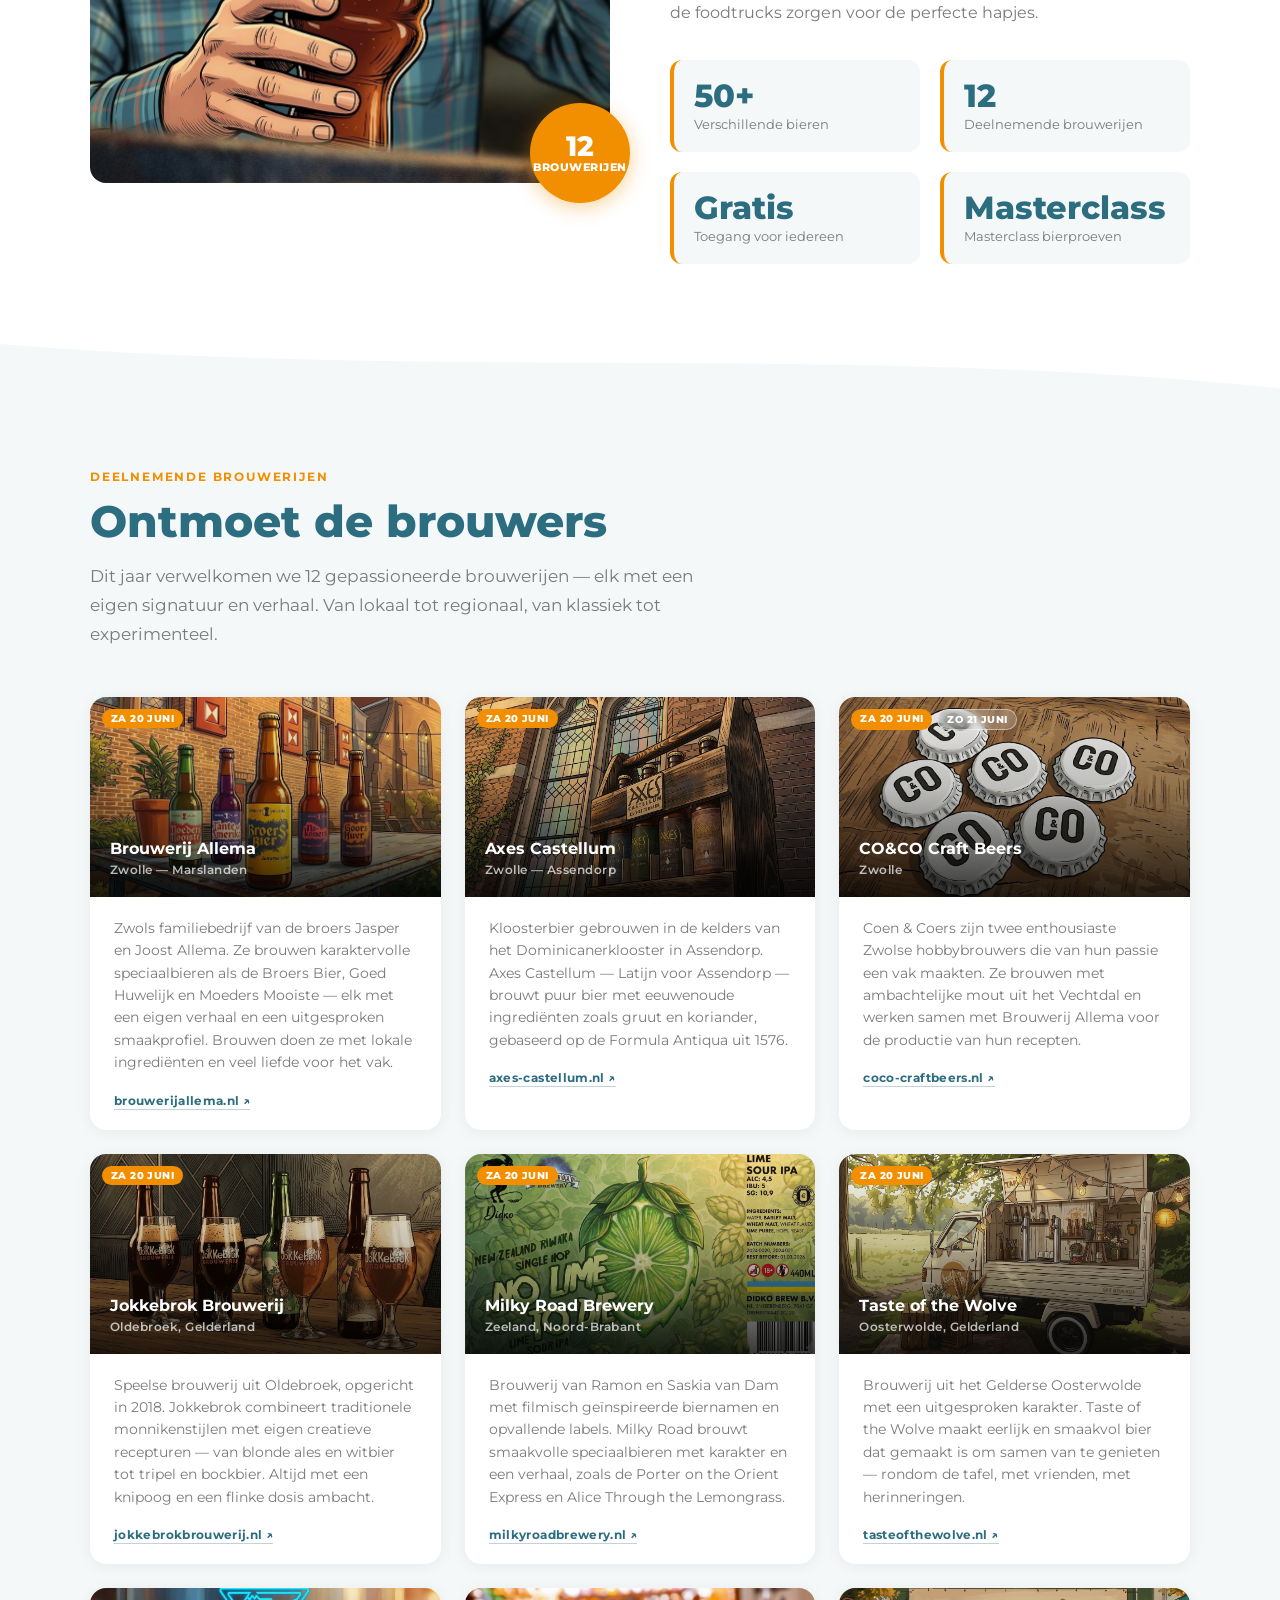
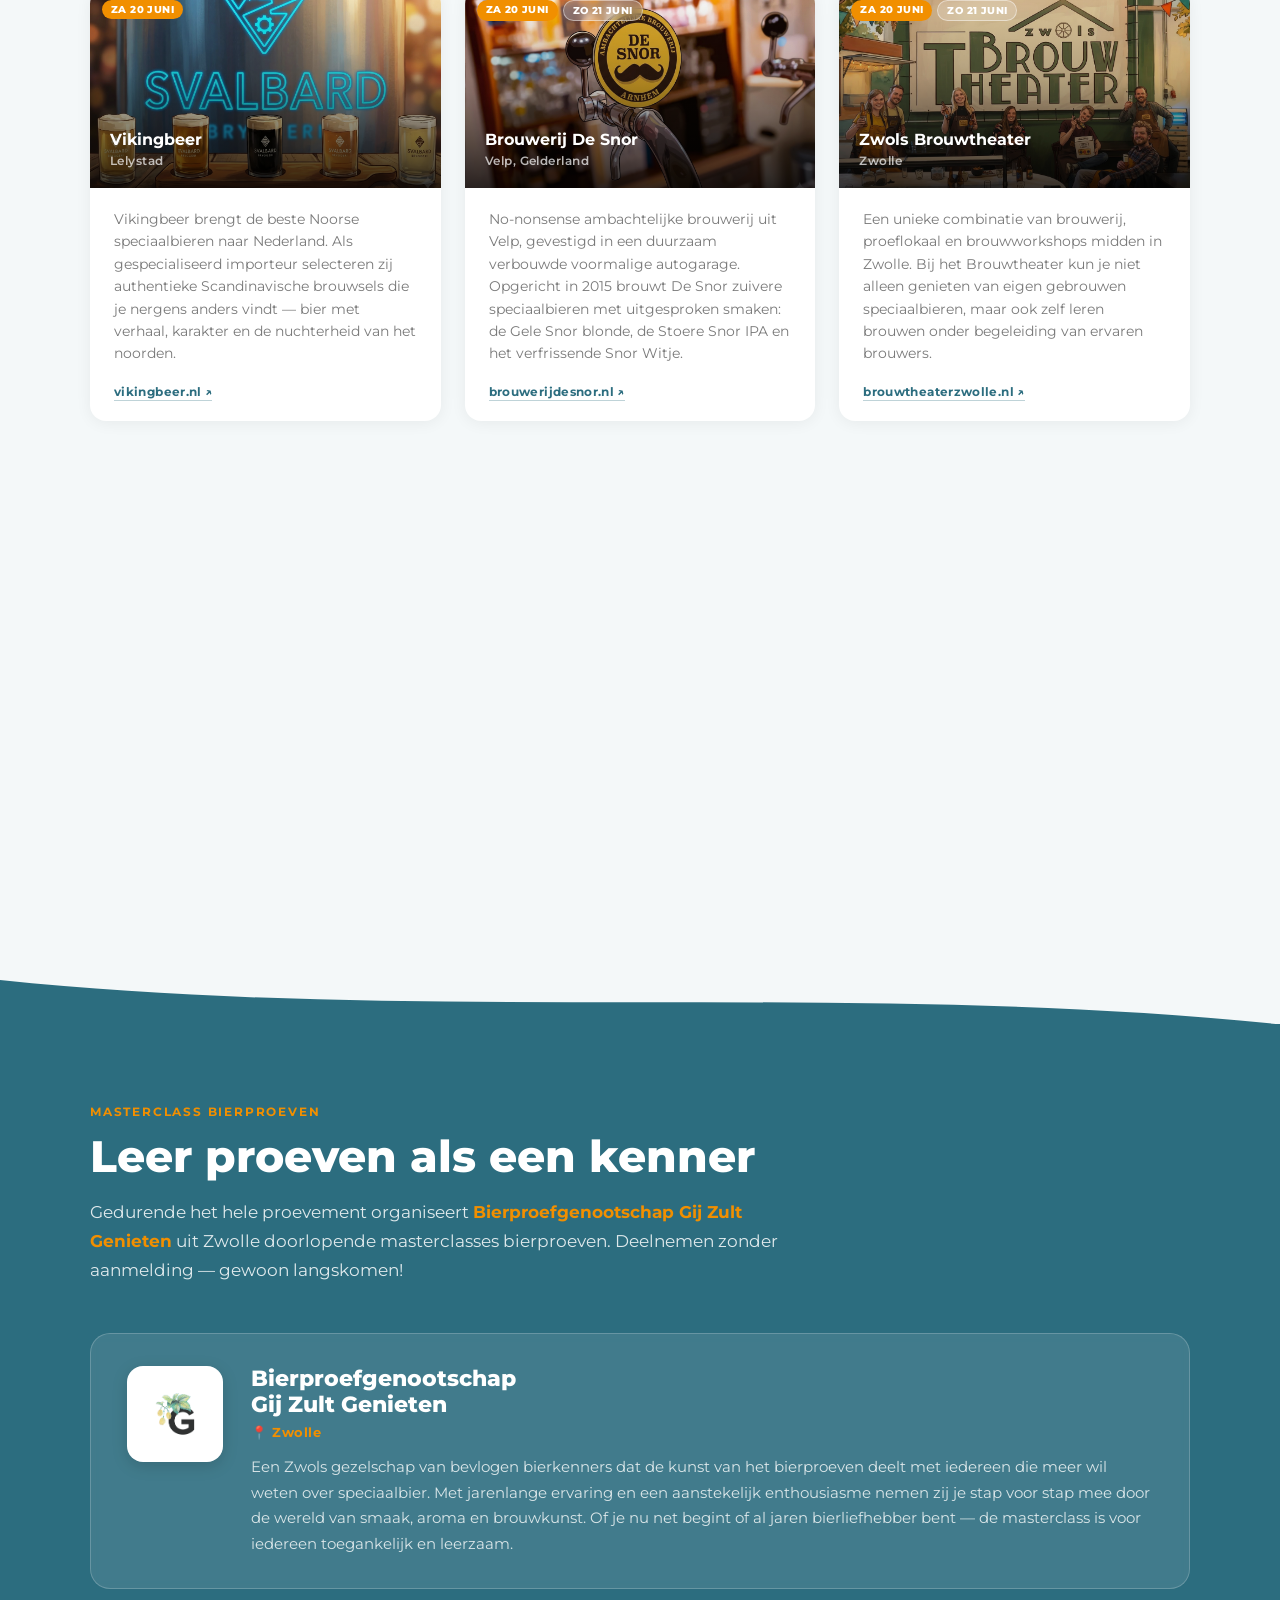
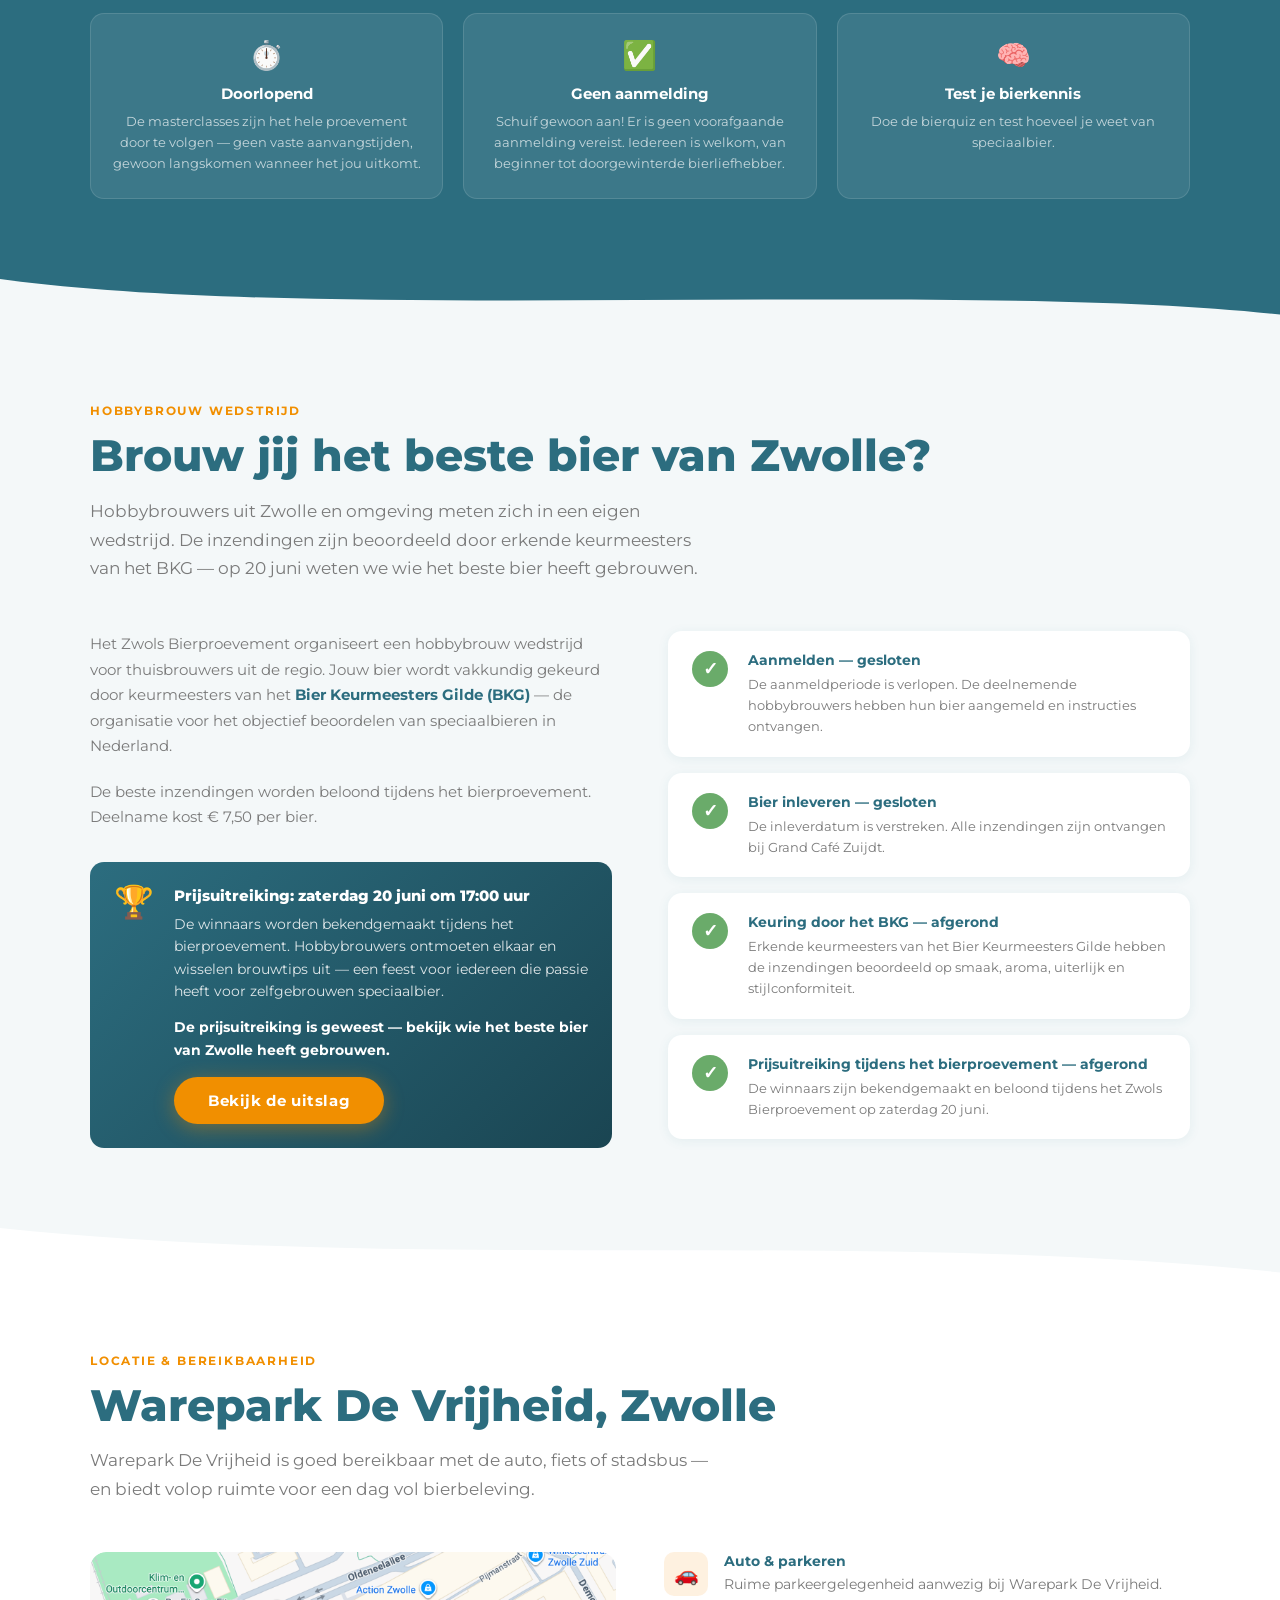
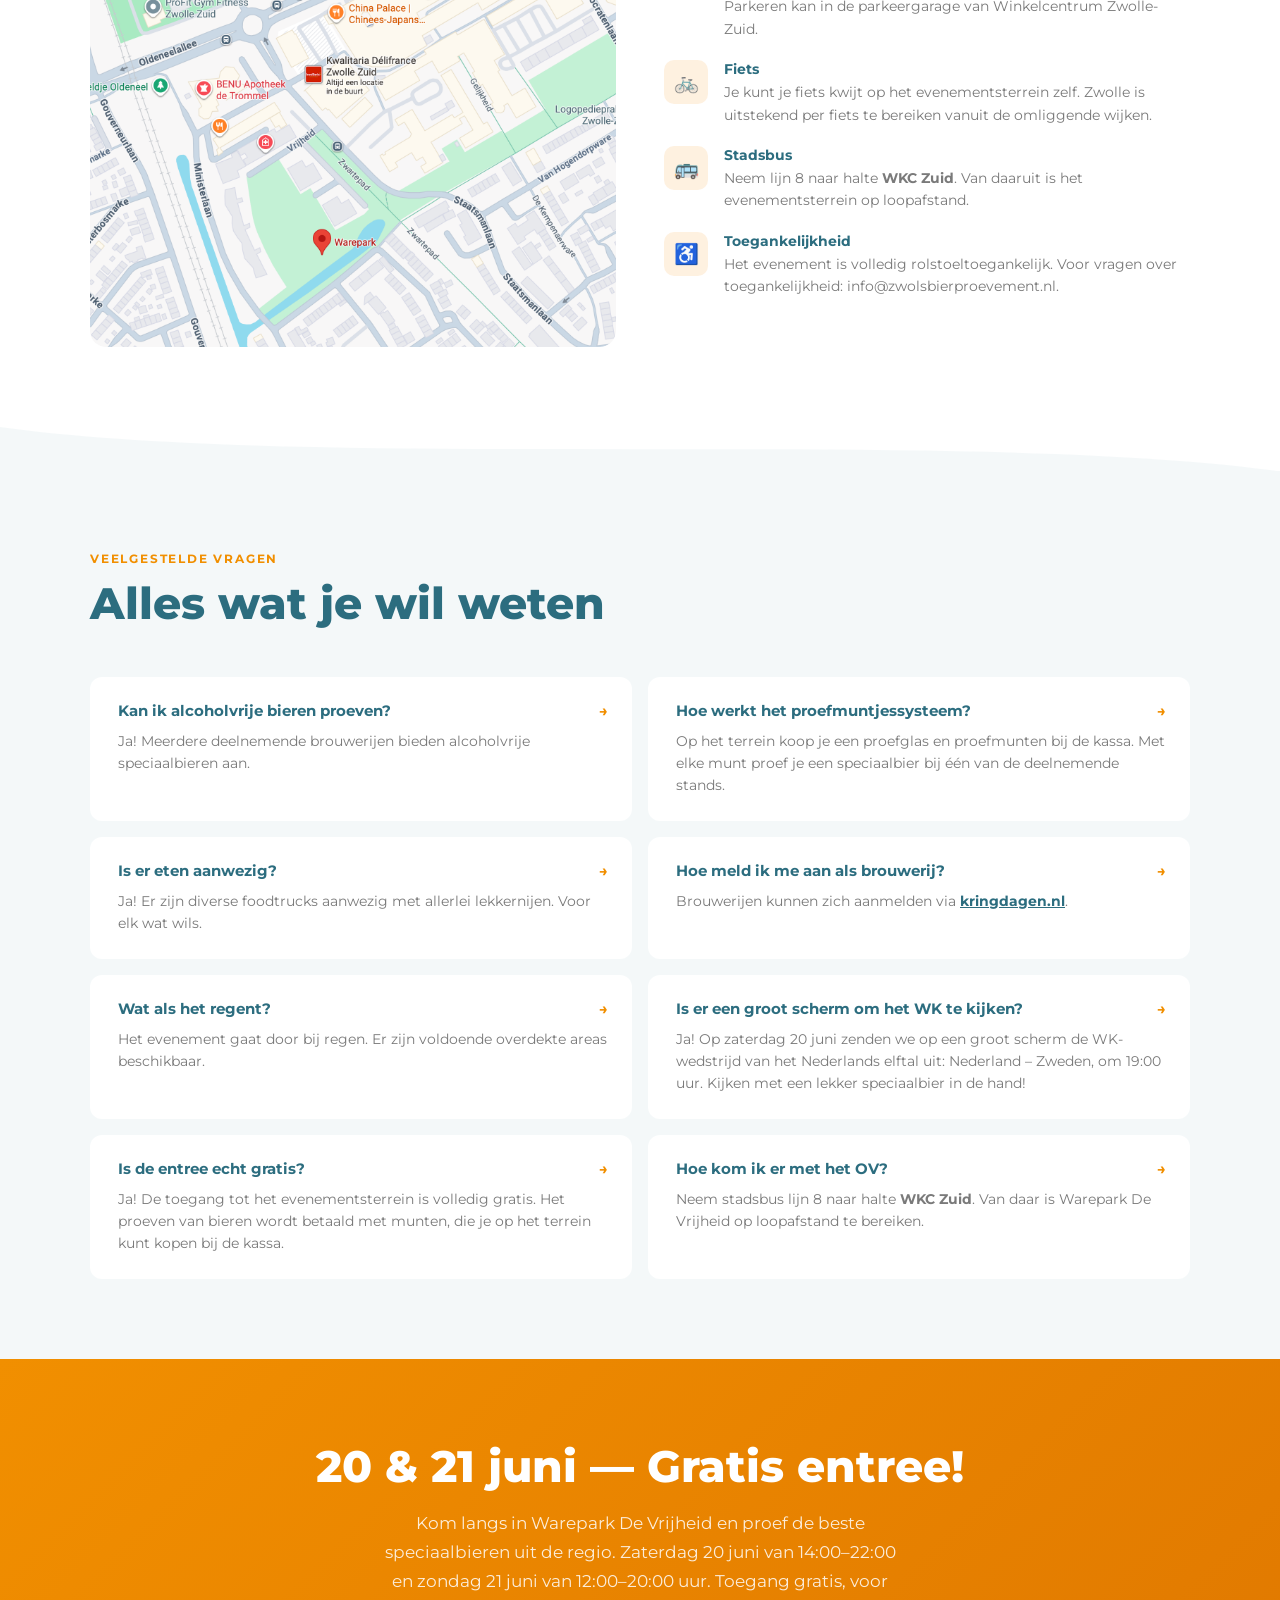
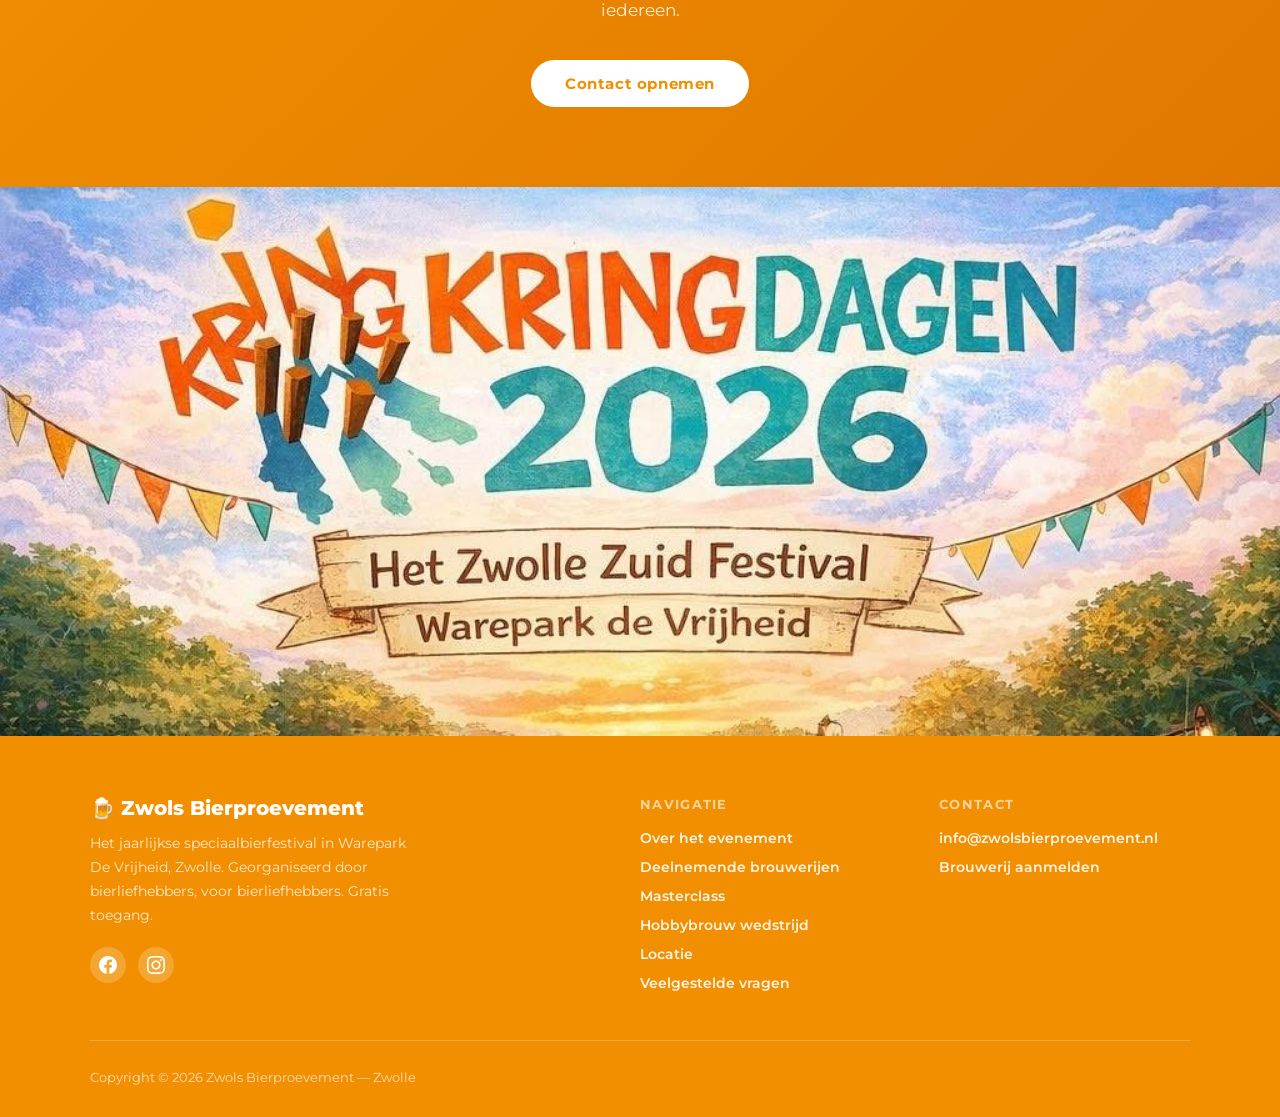
<file: editie-2026.html>
<!DOCTYPE html>
<html lang="nl">
<head>
  <!-- Google tag (gtag.js) -->
  <script async src="https://www.googletagmanager.com/gtag/js?id=G-WC2PC8BQQQ"></script>
  <script>
    window.dataLayer = window.dataLayer || [];
    function gtag(){dataLayer.push(arguments);}
    gtag('js', new Date());
    gtag('config', 'G-WC2PC8BQQQ');
  </script>

  <meta charset="UTF-8" />
  <meta name="viewport" content="width=device-width, initial-scale=1.0" />
  <title>Speciaalbierfestival Zwolle - 20 &amp; 21 juni 2026 Zwolle-Zuid - Zwols Bierproevement</title>
  <meta name="description" content="Speciaalbierfestival Zwolle-Zuid. Proef heerlijke speciaalbieren van 12 regionale brouwers tijdens het Zwols Bierproevement. Zaterdag 20 juni 14:00–22:00 en zondag 21 juni 12:00–20:00 uur. Warepark De Vrijheid Zwolle-Zuid." />
  <link rel="preconnect" href="https://fonts.googleapis.com" />
  <link rel="preconnect" href="https://fonts.gstatic.com" crossorigin />
  <link href="https://fonts.googleapis.com/css2?family=Montserrat:wght@400;600;700;800&display=swap" rel="stylesheet" />
  <style>
    *, *::before, *::after { box-sizing: border-box; margin: 0; padding: 0; }

    :root {
      --teal:   #2C6D7F;
      --orange: #F18F00;
      --dark:   #1a4552;
      --gray:   #7A7A7A;
      --white:  #ffffff;
      --light:  #f4f8f9;
    }

    html { scroll-behavior: smooth; }

    body {
      font-family: 'Montserrat', sans-serif;
      color: var(--gray);
      background: var(--white);
      overflow-x: hidden;
    }

    /* ── HEADER ───────────────────────────────────────────── */
    header {
      position: fixed;
      top: 0; left: 0; right: 0;
      z-index: 999;
      background: var(--teal);
      display: flex;
      align-items: center;
      justify-content: space-between;
      padding: 0 40px;
      height: 72px;
      box-shadow: 0 2px 16px rgba(0,0,0,.25);
    }

    .logo {
      display: flex;
      align-items: center;
      gap: 12px;
      text-decoration: none;
    }

    .logo-img {
      width: 48px;
      height: 48px;
      object-fit: contain;
      flex-shrink: 0;
    }

    .logo-text {
      color: var(--white);
      font-weight: 800;
      font-size: 16px;
      line-height: 1.2;
    }

    .logo-text span {
      display: block;
      font-weight: 400;
      font-size: 12px;
      opacity: .8;
      letter-spacing: .05em;
      text-transform: uppercase;
    }

    nav { display: flex; align-items: center; gap: 32px; }

    nav a {
      color: var(--white);
      text-decoration: none;
      font-weight: 600;
      font-size: 14px;
      letter-spacing: .05em;
      text-transform: uppercase;
      opacity: .9;
      transition: opacity .2s, color .2s;
    }

    nav a:hover { opacity: 1; color: var(--orange); }

    .nav-ticket {
      background: var(--orange);
      color: var(--white) !important;
      padding: 10px 22px;
      border-radius: 30px;
      font-weight: 700 !important;
      opacity: 1 !important;
      transition: background .2s, transform .2s !important;
    }

    .nav-ticket:hover { background: #d47e00; transform: translateY(-1px); }

    .hamburger {
      display: none;
      flex-direction: column;
      gap: 5px;
      cursor: pointer;
      background: var(--orange);
      border: none;
      padding: 10px;
      border-radius: 6px;
    }

    .hamburger span {
      display: block;
      width: 22px;
      height: 2px;
      background: var(--white);
      border-radius: 2px;
    }

    /* ── HERO ─────────────────────────────────────────────── */
    .hero {
      min-height: 100vh;
      background:
        linear-gradient(to bottom, rgba(0,0,0,.18) 0%, rgba(0,0,0,.45) 50%, rgba(0,0,0,.65) 100%),
        url('hero-nieuw.png') center/cover no-repeat;
      display: flex;
      flex-direction: column;
      align-items: center;
      justify-content: center;
      text-align: center;
      padding: 120px 24px 80px;
      position: relative;
    }

    .hero-badge {
      display: inline-block;
      background: var(--orange);
      color: var(--white);
      font-size: 12px;
      font-weight: 700;
      letter-spacing: .15em;
      text-transform: uppercase;
      padding: 6px 20px;
      border-radius: 20px;
      margin-bottom: 24px;
    }

    .hero h1 {
      font-size: clamp(36px, 7vw, 72px);
      font-weight: 800;
      color: var(--white);
      line-height: 1.1;
      margin-bottom: 16px;
      text-shadow: 0 2px 16px rgba(0,0,0,.75), 0 4px 32px rgba(0,0,0,.5);
    }

    .hero h1 em {
      color: var(--orange);
      font-style: normal;
    }

    .hero-sub {
      font-size: clamp(16px, 2.5vw, 22px);
      color: rgba(255,255,255,.95);
      font-weight: 600;
      margin-bottom: 32px;
      letter-spacing: .02em;
      text-shadow: 0 1px 8px rgba(0,0,0,.7);
    }

    .hero-tags {
      display: flex;
      flex-wrap: wrap;
      gap: 10px;
      justify-content: center;
      margin-bottom: 48px;
    }

    .hero-tags span {
      background: rgba(255,255,255,.15);
      border: 1px solid rgba(255,255,255,.3);
      color: var(--white);
      padding: 6px 16px;
      border-radius: 20px;
      font-size: 13px;
      font-weight: 600;
      backdrop-filter: blur(4px);
    }

    .hero-info {
      display: flex;
      gap: 40px;
      justify-content: center;
      flex-wrap: wrap;
      margin-bottom: 48px;
    }

    .hero-info-block {
      text-align: center;
    }

    .hero-info-block .label {
      font-size: 11px;
      font-weight: 700;
      letter-spacing: .1em;
      text-transform: uppercase;
      color: var(--orange);
      margin-bottom: 4px;
    }

    .hero-info-block .value {
      font-size: 18px;
      font-weight: 700;
      color: var(--white);
    }

    .hero-sticker {
      display: inline-block;
      margin-top: 4px;
      background: var(--orange);
      color: var(--white);
      font-size: 11px;
      font-weight: 800;
      letter-spacing: .03em;
      text-transform: uppercase;
      padding: 5px 12px;
      border-radius: 20px;
      transform: rotate(-4deg);
      box-shadow: 0 3px 10px rgba(0,0,0,.35);
      white-space: nowrap;
    }

    .hero-cta {
      display: flex;
      gap: 16px;
      justify-content: center;
      flex-wrap: wrap;
    }

    .btn {
      display: inline-block;
      padding: 14px 34px;
      border-radius: 30px;
      font-size: 15px;
      font-weight: 700;
      text-decoration: none;
      letter-spacing: .04em;
      transition: transform .2s, box-shadow .2s, background .2s;
      cursor: pointer;
      border: none;
    }

    .btn-primary {
      background: var(--orange);
      color: var(--white);
      box-shadow: 0 4px 20px rgba(241,143,0,.4);
    }

    .btn-primary:hover { background: #d47e00; transform: translateY(-2px); box-shadow: 0 8px 24px rgba(241,143,0,.5); }

    .btn-outline {
      background: transparent;
      color: var(--white);
      border: 2px solid rgba(255,255,255,.6);
    }

    .btn-outline:hover { background: rgba(255,255,255,.1); transform: translateY(-2px); }

    /* wave */
    .wave {
      display: block;
      width: 100%;
      overflow: hidden;
      line-height: 0;
    }

    .wave svg { display: block; width: 100%; }

    /* ── SECTION BASE ─────────────────────────────────────── */
    section { padding: 80px 24px; }

    .container { max-width: 1100px; margin: 0 auto; }

    .section-label {
      font-size: 12px;
      font-weight: 700;
      letter-spacing: .15em;
      text-transform: uppercase;
      color: var(--orange);
      margin-bottom: 12px;
    }

    .section-title {
      font-size: clamp(28px, 4vw, 44px);
      font-weight: 800;
      color: var(--teal);
      margin-bottom: 16px;
      line-height: 1.15;
    }

    .section-intro {
      font-size: 17px;
      color: var(--gray);
      max-width: 620px;
      line-height: 1.7;
    }

    /* ── OVER HET EVENEMENT ───────────────────────────────── */
    .about { background: var(--white); }

    .about-grid {
      display: grid;
      grid-template-columns: 1fr 1fr;
      gap: 60px;
      align-items: center;
      margin-top: 48px;
    }

    .about-visual {
      position: relative;
    }

    .about-img {
      width: 100%;
      border-radius: 16px;
      overflow: hidden;
      aspect-ratio: 4/3;
      background: linear-gradient(135deg, var(--teal) 0%, var(--dark) 100%);
      background-size: cover;
      background-position: center;
    }

    .about-badge {
      position: absolute;
      bottom: -20px;
      right: -20px;
      width: 100px;
      height: 100px;
      background: var(--orange);
      border-radius: 50%;
      display: flex;
      flex-direction: column;
      align-items: center;
      justify-content: center;
      color: var(--white);
      font-weight: 800;
      box-shadow: 0 4px 20px rgba(241,143,0,.4);
    }

    .about-badge .num { font-size: 28px; line-height: 1; }
    .about-badge .unit { font-size: 11px; text-transform: uppercase; letter-spacing: .05em; }

    .about-stats {
      display: grid;
      grid-template-columns: 1fr 1fr;
      gap: 20px;
      margin-top: 32px;
    }

    .stat-card {
      background: var(--light);
      border-radius: 12px;
      padding: 20px;
      border-left: 4px solid var(--orange);
    }

    .stat-card .num {
      font-size: clamp(14px, 4vw, 32px);
      font-weight: 800;
      color: var(--teal);
      line-height: 1;
      word-break: break-word;
    }

    .stat-card .desc {
      font-size: 13px;
      color: var(--gray);
      margin-top: 4px;
    }

    /* ── BROUWERIJEN ──────────────────────────────────────── */
    .breweries { background: var(--light); }

    .brewery-grid {
      display: grid;
      grid-template-columns: repeat(3, 1fr);
      gap: 24px;
      margin-top: 48px;
    }

    .brewery-card {
      background: var(--white);
      border-radius: 16px;
      overflow: hidden;
      transition: transform .3s, box-shadow .3s;
      box-shadow: 0 2px 16px rgba(0,0,0,.06);
    }

    .brewery-card:hover { transform: translateY(-6px); box-shadow: 0 12px 32px rgba(44,109,127,.15); }

    .brewery-card-head {
      background: linear-gradient(135deg, var(--teal), var(--dark));
      background-size: cover;
      background-position: center;
      padding: 0;
      position: relative;
      height: 200px;
    }

    .brewery-head-overlay {
      background: linear-gradient(to top, rgba(0,0,0,.78) 0%, rgba(0,0,0,.2) 55%, transparent 100%);
      padding: 20px 20px;
      height: 100%;
      display: flex;
      flex-direction: column;
      justify-content: flex-end;
      box-sizing: border-box;
    }

    .brewery-name {
      color: var(--white);
      font-size: 16px;
      font-weight: 700;
      line-height: 1.3;
    }

    .brewery-city {
      color: rgba(255,255,255,.7);
      font-size: 12px;
      margin-top: 2px;
      font-weight: 600;
      letter-spacing: .04em;
    }

    .brewery-card-body {
      padding: 20px 24px;
    }

    .brewery-desc {
      font-size: 14px;
      color: var(--gray);
      line-height: 1.6;
      margin-bottom: 16px;
    }

    .brewery-link {
      display: inline-block;
      font-size: 12px;
      font-weight: 700;
      color: var(--teal);
      text-decoration: none;
      letter-spacing: .03em;
      border-bottom: 1px solid rgba(44,109,127,.3);
      padding-bottom: 1px;
      transition: color .2s, border-color .2s;
    }

    .brewery-link:hover { color: var(--orange); border-color: var(--orange); }

    /* Center last brewery card when grid has odd number */
    .brewery-grid > .brewery-card:last-child:nth-child(3n+1) {
      grid-column: 2;
    }

    .brewery-days {
      position: absolute;
      top: 12px;
      left: 12px;
      display: flex;
      gap: 5px;
      z-index: 2;
    }
    .brewery-day {
      font-size: 10px;
      font-weight: 800;
      padding: 3px 9px;
      border-radius: 20px;
      letter-spacing: .04em;
      text-transform: uppercase;
    }
    .brewery-day--za { background: var(--orange); color: #fff; }
    .brewery-day--zo { background: rgba(255,255,255,.2); color: #fff; border: 1px solid rgba(255,255,255,.45); backdrop-filter: blur(4px); }

    .brewery-card--teaser {
      border: 2px dashed rgba(44,109,127,.25);
      background: transparent;
      box-shadow: none;
      display: flex;
      align-items: center;
      justify-content: center;
      min-height: 200px;
    }
    .brewery-card--teaser:hover { transform: none; box-shadow: none; }
    .brewery-teaser-inner { text-align: center; padding: 32px 24px; }
    .brewery-teaser-icon { font-size: 32px; margin-bottom: 12px; opacity: .5; }
    .brewery-teaser-title { font-size: 15px; font-weight: 700; color: var(--teal); margin-bottom: 8px; }
    .brewery-teaser-text { font-size: 13px; color: var(--gray); line-height: 1.6; margin: 0; opacity: .8; }

    /* ── MASTERCLASS ──────────────────────────────────────── */
    .masterclass { background: var(--teal); }

    .masterclass .section-title { color: var(--white); }
    .masterclass .section-label { color: var(--orange); }
    .masterclass .section-intro { color: rgba(255,255,255,.85); max-width: 700px; }

    .mc-feature-card {
      background: rgba(255,255,255,.1);
      border: 1px solid rgba(255,255,255,.2);
      border-radius: 20px;
      padding: 32px 36px;
      display: flex;
      gap: 28px;
      align-items: flex-start;
      margin-top: 48px;
      backdrop-filter: blur(4px);
    }

    .mc-badge {
      width: 96px;
      height: 96px;
      background: var(--white);
      border-radius: 16px;
      display: flex;
      align-items: center;
      justify-content: center;
      flex-shrink: 0;
      padding: 8px;
      box-shadow: 0 4px 16px rgba(0,0,0,.15);
    }

    .mc-badge img {
      width: 100%;
      height: 100%;
      object-fit: contain;
    }

    .mc-org {
      color: var(--white);
      font-size: 22px;
      font-weight: 800;
      margin-bottom: 6px;
      line-height: 1.2;
    }

    .mc-location-tag {
      font-size: 13px;
      color: var(--orange);
      font-weight: 700;
      letter-spacing: .04em;
      margin-bottom: 14px;
    }

    .mc-desc {
      color: rgba(255,255,255,.8);
      font-size: 15px;
      line-height: 1.7;
    }

    .mc-info-grid {
      display: grid;
      grid-template-columns: repeat(3, 1fr);
      gap: 20px;
      margin-top: 24px;
    }

    .mc-info-item {
      background: rgba(255,255,255,.08);
      border: 1px solid rgba(255,255,255,.12);
      border-radius: 14px;
      padding: 24px 20px;
      text-align: center;
    }

    .mc-info-icon {
      font-size: 28px;
      margin-bottom: 12px;
    }

    .mc-info-title {
      color: var(--white);
      font-weight: 700;
      font-size: 15px;
      margin-bottom: 8px;
    }

    .mc-info-desc {
      color: rgba(255,255,255,.7);
      font-size: 13px;
      line-height: 1.6;
    }

    /* ── WEDSTRIJD ────────────────────────────────────────── */
    .wedstrijd { background: var(--light); }

    .wedstrijd-grid {
      display: grid;
      grid-template-columns: 1fr 1fr;
      gap: 56px;
      align-items: start;
      margin-top: 48px;
    }

    .wedstrijd-info p {
      font-size: 15px;
      color: var(--gray);
      line-height: 1.7;
      margin-bottom: 20px;
    }

    .wedstrijd-cta { margin-top: 32px; }

    .wedstrijd-cta-note {
      font-size: 13px;
      color: var(--gray);
      margin-top: 12px;
      margin-bottom: 0;
    }

    .wedstrijd-steps {
      display: flex;
      flex-direction: column;
      gap: 16px;
    }

    .wstep {
      display: flex;
      gap: 20px;
      align-items: flex-start;
      background: var(--white);
      border-radius: 14px;
      padding: 20px 24px;
      box-shadow: 0 2px 12px rgba(44,109,127,.08);
    }

    .wstep-num {
      width: 36px;
      height: 36px;
      background: var(--orange);
      color: var(--white);
      font-weight: 800;
      font-size: 16px;
      border-radius: 50%;
      display: flex;
      align-items: center;
      justify-content: center;
      flex-shrink: 0;
    }

    .wstep-title {
      font-size: 14px;
      font-weight: 700;
      color: var(--teal);
      margin-bottom: 5px;
    }

    .wstep--done {
      opacity: 0.55;
    }
    .wstep--done .wstep-num {
      background: #6aab6a;
      font-size: 18px;
    }

    .wedstrijd-highlight {
      display: flex;
      gap: 20px;
      align-items: flex-start;
      background: linear-gradient(135deg, var(--teal), var(--dark));
      border-radius: 14px;
      padding: 24px;
      margin-top: 32px;
      color: var(--white);
    }
    .wedstrijd-highlight-icon {
      font-size: 32px;
      flex-shrink: 0;
      line-height: 1;
    }
    .wedstrijd-highlight-title {
      font-size: 15px;
      font-weight: 800;
      margin-bottom: 8px;
      color: var(--white);
    }
    .wedstrijd-highlight p {
      font-size: 14px;
      color: rgba(255,255,255,.85);
      line-height: 1.6;
      margin: 0;
    }

    .wstep p {
      font-size: 13px;
      color: var(--gray);
      line-height: 1.6;
      margin: 0;
    }

    /* ── LOCATIE ──────────────────────────────────────────── */
    .locatie { background: var(--white); }

    .locatie-grid {
      display: grid;
      grid-template-columns: 1fr 1fr;
      gap: 48px;
      align-items: start;
      margin-top: 48px;
    }

    .locatie-map {
      border-radius: 16px;
      overflow: hidden;
      aspect-ratio: 4/3;
      background: linear-gradient(135deg, #e8f4f7, #c5e4ec);
      display: flex;
      flex-direction: column;
      align-items: center;
      justify-content: center;
      border: 2px solid rgba(44,109,127,.1);
    }

    .locatie-map .map-icon { font-size: 56px; margin-bottom: 12px; }
    .locatie-map .map-text { font-size: 15px; font-weight: 700; color: var(--teal); }
    .locatie-map .map-sub { font-size: 13px; color: var(--gray); margin-top: 4px; }

    .locatie-info { display: flex; flex-direction: column; gap: 20px; }

    .info-block {
      display: flex;
      gap: 16px;
      align-items: flex-start;
    }

    .info-icon {
      width: 44px;
      height: 44px;
      background: rgba(241,143,0,.12);
      border-radius: 10px;
      display: flex;
      align-items: center;
      justify-content: center;
      font-size: 20px;
      flex-shrink: 0;
    }

    .info-content .info-title {
      font-size: 14px;
      font-weight: 700;
      color: var(--teal);
      margin-bottom: 3px;
    }

    .info-content p {
      font-size: 14px;
      color: var(--gray);
      line-height: 1.6;
    }

    /* ── FAQ ──────────────────────────────────────────────── */
    .faq { background: var(--light); }

    .faq-grid {
      display: grid;
      grid-template-columns: 1fr 1fr;
      gap: 16px;
      margin-top: 48px;
    }

    .faq-item {
      background: var(--white);
      border-radius: 12px;
      padding: 24px;
      border-left: 4px solid transparent;
      transition: border-color .2s;
      cursor: pointer;
    }

    .faq-item:hover { border-left-color: var(--orange); }

    .faq-q {
      font-size: 15px;
      font-weight: 700;
      color: var(--teal);
      margin-bottom: 10px;
      display: flex;
      justify-content: space-between;
      align-items: flex-start;
      gap: 12px;
    }

    .faq-q::after {
      content: '→';
      color: var(--orange);
      flex-shrink: 0;
    }

    .faq-a {
      font-size: 14px;
      color: var(--gray);
      line-height: 1.6;
    }

    /* ── CTA BANNER ───────────────────────────────────────── */
    .cta-banner {
      background: linear-gradient(135deg, var(--orange), #e07800);
      padding: 80px 24px;
      text-align: center;
    }

    .cta-banner h2 {
      font-size: clamp(28px, 4vw, 44px);
      font-weight: 800;
      color: var(--white);
      margin-bottom: 16px;
    }

    .cta-banner p {
      font-size: 17px;
      color: rgba(255,255,255,.85);
      max-width: 520px;
      margin: 0 auto 36px;
      line-height: 1.7;
    }

    .btn-white {
      background: var(--white);
      color: var(--orange);
    }

    .btn-white:hover { background: rgba(255,255,255,.9); transform: translateY(-2px); box-shadow: 0 8px 24px rgba(0,0,0,.15); }

    /* ── FOOTER ───────────────────────────────────────────── */
    footer {
      background: var(--orange);
      color: var(--white);
      padding: 60px 24px 32px;
    }

    .footer-grid {
      max-width: 1100px;
      margin: 0 auto;
      display: grid;
      grid-template-columns: 2fr 1fr 1fr;
      gap: 48px;
      padding-bottom: 48px;
      border-bottom: 1px solid rgba(255,255,255,.25);
    }

    .footer-brand .logo-text { color: var(--white); font-size: 20px; margin-bottom: 12px; display: block; }
    .footer-brand p { font-size: 14px; color: rgba(255,255,255,.8); line-height: 1.7; max-width: 320px; }

    .footer-col h4 {
      font-size: 13px;
      font-weight: 700;
      letter-spacing: .1em;
      text-transform: uppercase;
      margin-bottom: 16px;
      color: rgba(255,255,255,.6);
    }

    .footer-col ul { list-style: none; display: flex; flex-direction: column; gap: 10px; }

    .footer-col ul li a {
      color: var(--white);
      text-decoration: none;
      font-size: 14px;
      font-weight: 600;
      opacity: .9;
      transition: opacity .2s;
    }

    .footer-col ul li a:hover { opacity: 1; text-decoration: underline; }

    .social-links {
      display: flex;
      gap: 12px;
      margin-top: 20px;
    }

    .social-link {
      width: 36px;
      height: 36px;
      background: rgba(255,255,255,.2);
      border-radius: 50%;
      display: flex;
      align-items: center;
      justify-content: center;
      text-decoration: none;
      font-size: 16px;
      transition: background .2s;
    }

    .social-link:hover { background: rgba(255,255,255,.35); }

    .footer-bottom {
      max-width: 1100px;
      margin: 0 auto;
      padding-top: 28px;
      display: flex;
      justify-content: space-between;
      align-items: center;
      flex-wrap: wrap;
      gap: 12px;
      font-size: 13px;
      color: rgba(255,255,255,.7);
    }

    .footer-bottom a { color: rgba(255,255,255,.8); text-decoration: none; }
    .footer-bottom a:hover { color: var(--white); }

    /* ── SCROLL ANIMATIONS ────────────────────────────────── */
    .animate-in {
      opacity: 0;
      transform: translateY(28px);
      transition: opacity 0.6s ease, transform 0.6s ease;
    }
    .animate-in.visible {
      opacity: 1;
      transform: none;
    }

    /* ── RESPONSIVE ───────────────────────────────────────── */
    @media (max-width: 900px) {
      header { padding: 0 20px; }

      nav { display: none; }
      nav.open { display: flex; flex-direction: column; position: fixed; top: 72px; left: 0; right: 0; background: var(--teal); padding: 20px; gap: 16px; border-top: 1px solid rgba(255,255,255,.15); box-shadow: 0 8px 24px rgba(0,0,0,.2); }

      .hamburger { display: flex; }

      .about-grid,
      .locatie-grid,
      .wedstrijd-grid { grid-template-columns: 1fr; }

      .about-grid > * { min-width: 0; }
      .about-visual { overflow: hidden; border-radius: 16px; }
      .about-badge { right: 12px; bottom: 12px; }

      .brewery-grid { grid-template-columns: 1fr; }
      .brewery-grid > .brewery-card:last-child:nth-child(3n+1) { grid-column: auto; }

      .faq-grid { grid-template-columns: 1fr; }

      .footer-grid { grid-template-columns: 1fr 1fr; }

      .mc-feature-card { flex-direction: column; }

      .mc-info-grid { grid-template-columns: 1fr; }
    }

    @media (max-width: 600px) {
      .hero {
        background:
          linear-gradient(to bottom, rgba(0,0,0,.18) 0%, rgba(0,0,0,.45) 50%, rgba(0,0,0,.65) 100%),
          url('hero-mobile.png') center/cover no-repeat;
      }

      section { padding: 60px 16px; }

      .brewery-grid { grid-template-columns: 1fr; }

      .about-stats { grid-template-columns: 1fr 1fr; }

      .footer-grid { grid-template-columns: 1fr; gap: 32px; }

      .footer-bottom { flex-direction: column; text-align: center; }
    }
  </style>
</head>
<body>

  <!-- HEADER -->
  <header>
    <a class="logo" href="#">
      <img src="Logo Kringdagen.svg" alt="Zwols Bierproevement" class="logo-img">
      <div class="logo-text">
        Zwols Bierproevement
        <span>Zwolle · 2026</span>
      </div>
    </a>

    <button class="hamburger" id="hamburger" aria-label="Menu openen">
      <span></span><span></span><span></span>
    </button>

    <nav id="nav">
      <a href="#over">Over</a>
      <a href="#brouwerijen">Brouwerijen</a>
      <a href="#masterclass">Masterclass</a>
      <a href="#wedstrijd">Wedstrijd</a>
      <a href="#locatie">Locatie</a>
      <a href="#faq" class="nav-ticket">FAQ</a>
    </nav>
  </header>

  <!-- HERO -->
  <section class="hero">
    <div class="hero-badge">Editie 20 &amp; 21 juni 2026</div>
    <h1>Bedankt voor een geweldig<br><em>Bierproevement</em></h1>
    <p class="hero-sub" style="max-width:640px;margin-left:auto;margin-right:auto">Wat was het een mooie editie! Bedankt aan alle bezoekers, brouwers en vrijwilligers die het Zwols Bierproevement tot een feest maakten. We proosten op jullie — en hopen je volgend jaar weer te zien om samen te proeven.</p>

    <div class="hero-tags">
      <span>Speciaalbier</span>
      <span>12 Brouwerijen</span>
      <span>Masterclasses</span>
      <span>Foodtrucks</span>
      <span>Bierkennis</span>
      <span>Gratis toegang</span>
    </div>

    <p style="color:rgba(255,255,255,.92);font-size:15px;font-weight:600;margin-bottom:14px;text-shadow:0 1px 8px rgba(0,0,0,.7)">Benieuwd wie het beste zelfgebrouwen bier maakte?</p>
    <div class="hero-cta">
      <a href="uitslag.html" class="btn btn-primary">Bekijk de uitslag hobbybrouwwedstrijd</a>
    </div>
  </section>

  <!-- wave -->
  <div class="wave" style="background:var(--white)">
    <svg viewBox="0 0 1440 60" preserveAspectRatio="none" xmlns="http://www.w3.org/2000/svg">
      <path d="M0,0 C360,60 1080,0 1440,60 L1440,0 Z" fill="#111111" opacity=".2"/>
      <path d="M0,30 C480,0 960,60 1440,20 L1440,0 L0,0 Z" fill="#111111"/>
    </svg>
  </div>

  <!-- OVER HET EVENEMENT -->
  <section class="about" id="over">
    <div class="container">
      <p class="section-label">Over het evenement</p>
      <h2 class="section-title">Lokaal gebrouwen,<br>met passie gepresenteerd</h2>
      <p class="section-intro">Het Zwols Bierproevement zet de lokale en regionale ambachtelijke brouwerijen in het spotlicht. Ontmoet de mensen achter de bieren en proef speciaalbieren uit Zwolle en verre omstreken.</p>

      <div class="about-grid">
        <div class="about-visual">
          <div class="about-img" style="background-image:url('image.webp')">
          </div>
          <div class="about-badge">
            <span class="num">12</span>
            <span class="unit">Brouwerijen</span>
          </div>
        </div>

        <div>
          <p style="font-size:16px;line-height:1.8;color:var(--gray);margin-bottom:28px;">
            Het Zwols Bierproevement draait om lokale trots. De meeste deelnemende brouwerijen komen uit Zwolle zelf of de directe omgeving — van Assendorp tot Wijhe, van Marslanden tot het Vechtdal. Ambachtelijk, kleinschalig en met passie gebrouwen. Dit jaar verwelkomen we ook brouwerijen van verder weg — uit Friesland, Zeeland en de rest van Nederland.
          </p>
          <p style="font-size:16px;line-height:1.8;color:var(--gray);margin-bottom:28px;">
            Praat met de brouwers zelf, volg een masterclass bierproeven en ontdek jouw nieuwe favoriete speciaalbier. De toegang is volledig gratis. Proeven doe je via een proefmuntjessysteem, en de foodtrucks zorgen voor de perfecte hapjes.
          </p>

          <div class="about-stats">
            <div class="stat-card">
              <div class="num">50+</div>
              <div class="desc">Verschillende bieren</div>
            </div>
            <div class="stat-card">
              <div class="num">12</div>
              <div class="desc">Deelnemende brouwerijen</div>
            </div>
            <div class="stat-card">
              <div class="num">Gratis</div>
              <div class="desc">Toegang voor iedereen</div>
            </div>
            <div class="stat-card">
              <div class="num">Masterclass</div>
              <div class="desc">Masterclass bierproeven</div>
            </div>
          </div>
        </div>
      </div>
    </div>
  </section>

  <!-- wave -->
  <div class="wave" style="background:var(--light)">
    <svg viewBox="0 0 1440 50" preserveAspectRatio="none" xmlns="http://www.w3.org/2000/svg">
      <path d="M0,0 C480,40 960,0 1440,50 L1440,0 L0,0 Z" fill="#ffffff"/>
    </svg>
  </div>

  <!-- BROUWERIJEN -->
  <section class="breweries" id="brouwerijen">
    <div class="container">
      <p class="section-label">Deelnemende brouwerijen</p>
      <h2 class="section-title">Ontmoet de brouwers</h2>
      <p class="section-intro">Dit jaar verwelkomen we 12 gepassioneerde brouwerijen — elk met een eigen signatuur en verhaal. Van lokaal tot regionaal, van klassiek tot experimenteel.</p>

      <div class="brewery-grid">

        <!-- 1. Brouwerij Allema -->
        <div class="brewery-card">
          <div class="brewery-card-head" style="background-image:url('brewery-allema.jpg')">
            <div class="brewery-days"><span class="brewery-day brewery-day--za">Za 20 juni</span></div>
            <div class="brewery-head-overlay">
              <div class="brewery-name">Brouwerij Allema</div>
              <div class="brewery-city">Zwolle — Marslanden</div>
            </div>
          </div>
          <div class="brewery-card-body">
            <p class="brewery-desc">Zwols familiebedrijf van de broers Jasper en Joost Allema. Ze brouwen karaktervolle speciaalbieren als de Broers Bier, Goed Huwelijk en Moeders Mooiste — elk met een eigen verhaal en een uitgesproken smaakprofiel. Brouwen doen ze met lokale ingrediënten en veel liefde voor het vak.</p>
            <a href="https://www.brouwerijallema.nl" target="_blank" rel="noopener" class="brewery-link">brouwerijallema.nl ↗</a>
          </div>
        </div>

        <!-- 2. Axes Castellum -->
        <div class="brewery-card">
          <div class="brewery-card-head" style="background-image:url('brewery-axes-castellum.jpg')">
            <div class="brewery-days"><span class="brewery-day brewery-day--za">Za 20 juni</span></div>
            <div class="brewery-head-overlay">
              <div class="brewery-name">Axes Castellum</div>
              <div class="brewery-city">Zwolle — Assendorp</div>
            </div>
          </div>
          <div class="brewery-card-body">
            <p class="brewery-desc">Kloosterbier gebrouwen in de kelders van het Dominicaner­klooster in Assendorp. Axes Castellum — Latijn voor Assendorp — brouwt puur bier met eeuwenoude ingrediënten zoals gruut en koriander, gebaseerd op de Formula Antiqua uit 1576.</p>
            <a href="https://axes-castellum.nl" target="_blank" rel="noopener" class="brewery-link">axes-castellum.nl ↗</a>
          </div>
        </div>

        <!-- 3. CO&CO Craft Beers -->
        <div class="brewery-card">
          <div class="brewery-card-head" style="background-image:url('brewery-coco-craftbeers.jpg')">
            <div class="brewery-days"><span class="brewery-day brewery-day--za">Za 20 juni</span><span class="brewery-day brewery-day--zo">Zo 21 juni</span></div>
            <div class="brewery-head-overlay">
              <div class="brewery-name">CO&amp;CO Craft Beers</div>
              <div class="brewery-city">Zwolle</div>
            </div>
          </div>
          <div class="brewery-card-body">
            <p class="brewery-desc">Coen &amp; Coers zijn twee enthousiaste Zwolse hobbybrouwers die van hun passie een vak maakten. Ze brouwen met ambachtelijke mout uit het Vechtdal en werken samen met Brouwerij Allema voor de productie van hun recepten.</p>
            <a href="https://coco-craftbeers.nl" target="_blank" rel="noopener" class="brewery-link">coco-craftbeers.nl ↗</a>
          </div>
        </div>

        <!-- 4. Grutte Pier -->
        <!-- 5. Jokkebrok -->
        <div class="brewery-card">
          <div class="brewery-card-head" style="background-image:url('brewery-jokkebrok.jpg')">
            <div class="brewery-days"><span class="brewery-day brewery-day--za">Za 20 juni</span></div>
            <div class="brewery-head-overlay">
              <div class="brewery-name">Jokkebrok Brouwerij</div>
              <div class="brewery-city">Oldebroek, Gelderland</div>
            </div>
          </div>
          <div class="brewery-card-body">
            <p class="brewery-desc">Speelse brouwerij uit Oldebroek, opgericht in 2018. Jokkebrok combineert traditionele monnikenstijlen met eigen creatieve recepturen — van blonde ales en witbier tot tripel en bockbier. Altijd met een knipoog en een flinke dosis ambacht.</p>
            <a href="https://jokkebrokbrouwerij.nl" target="_blank" rel="noopener" class="brewery-link">jokkebrokbrouwerij.nl ↗</a>
          </div>
        </div>

        <!-- 6. Milky Road Brewery -->
        <div class="brewery-card">
          <div class="brewery-card-head" style="background-image:url('brewery-milky-road.jpg')">
            <div class="brewery-days"><span class="brewery-day brewery-day--za">Za 20 juni</span></div>
            <div class="brewery-head-overlay">
              <div class="brewery-name">Milky Road Brewery</div>
              <div class="brewery-city">Zeeland, Noord-Brabant</div>
            </div>
          </div>
          <div class="brewery-card-body">
            <p class="brewery-desc">Brouwerij van Ramon en Saskia van Dam met filmisch geïnspireerde biernamen en opvallende labels. Milky Road brouwt smaakvolle speciaalbieren met karakter en een verhaal, zoals de Porter on the Orient Express en Alice Through the Lemongrass.</p>
            <a href="https://www.milkyroadbrewery.nl" target="_blank" rel="noopener" class="brewery-link">milkyroadbrewery.nl ↗</a>
          </div>
        </div>

        <!-- 7. Taste of the Wolf -->
        <div class="brewery-card">
          <div class="brewery-card-head" style="background-image:url('brewery-taste-of-the-wolves.jpg')">
            <div class="brewery-days"><span class="brewery-day brewery-day--za">Za 20 juni</span></div>
            <div class="brewery-head-overlay">
              <div class="brewery-name">Taste of the Wolve</div>
              <div class="brewery-city">Oosterwolde, Gelderland</div>
            </div>
          </div>
          <div class="brewery-card-body">
            <p class="brewery-desc">Brouwerij uit het Gelderse Oosterwolde met een uitgesproken karakter. Taste of the Wolve maakt eerlijk en smaakvol bier dat gemaakt is om samen van te genieten — rondom de tafel, met vrienden, met herinneringen.</p>
            <a href="https://tasteofthewolve.nl" target="_blank" rel="noopener" class="brewery-link">tasteofthewolve.nl ↗</a>
          </div>
        </div>

        <!-- 8. Vikingbeer -->
        <div class="brewery-card">
          <div class="brewery-card-head" style="background-image:url('brewery-viking.jpg')">
            <div class="brewery-days"><span class="brewery-day brewery-day--za">Za 20 juni</span></div>
            <div class="brewery-head-overlay">
              <div class="brewery-name">Vikingbeer</div>
              <div class="brewery-city">Lelystad</div>
            </div>
          </div>
          <div class="brewery-card-body">
            <p class="brewery-desc">Vikingbeer brengt de beste Noorse speciaalbieren naar Nederland. Als gespecialiseerd importeur selecteren zij authentieke Scandinavische brouwsels die je nergens anders vindt — bier met verhaal, karakter en de nuchterheid van het noorden.</p>
            <a href="https://vikingbeer.nl" target="_blank" rel="noopener" class="brewery-link">vikingbeer.nl ↗</a>
          </div>
        </div>

        <!-- 9. De Snor -->
        <div class="brewery-card">
          <div class="brewery-card-head" style="background-image:url('brewery-de-snor.jpg')">
            <div class="brewery-days"><span class="brewery-day brewery-day--za">Za 20 juni</span><span class="brewery-day brewery-day--zo">Zo 21 juni</span></div>
            <div class="brewery-head-overlay">
              <div class="brewery-name">Brouwerij De Snor</div>
              <div class="brewery-city">Velp, Gelderland</div>
            </div>
          </div>
          <div class="brewery-card-body">
            <p class="brewery-desc">No-nonsense ambachtelijke brouwerij uit Velp, gevestigd in een duurzaam verbouwde voormalige autogarage. Opgericht in 2015 brouwt De Snor zuivere speciaalbieren met uitgesproken smaken: de Gele Snor blonde, de Stoere Snor IPA en het verfrissende Snor Witje.</p>
            <a href="https://brouwerijdesnor.nl" target="_blank" rel="noopener" class="brewery-link">brouwerijdesnor.nl ↗</a>
          </div>
        </div>

        <!-- 10. Zwols Brouwtheater -->
        <div class="brewery-card">
          <div class="brewery-card-head" style="background-image:url('brewery-brouwtheater.jpg')">
            <div class="brewery-days"><span class="brewery-day brewery-day--za">Za 20 juni</span><span class="brewery-day brewery-day--zo">Zo 21 juni</span></div>
            <div class="brewery-head-overlay">
              <div class="brewery-name">Zwols Brouwtheater</div>
              <div class="brewery-city">Zwolle</div>
            </div>
          </div>
          <div class="brewery-card-body">
            <p class="brewery-desc">Een unieke combinatie van brouwerij, proeflokaal en brouwworkshops midden in Zwolle. Bij het Brouwtheater kun je niet alleen genieten van eigen gebrouwen speciaalbieren, maar ook zelf leren brouwen onder begeleiding van ervaren brouwers.</p>
            <a href="https://brouwtheaterzwolle.nl" target="_blank" rel="noopener" class="brewery-link">brouwtheaterzwolle.nl ↗</a>
          </div>
        </div>

        <!-- 11. Huttenkloas -->
        <div class="brewery-card">
          <div class="brewery-card-head" style="background-image:url('brewery-huttenkloas.jpg')">
            <div class="brewery-days"><span class="brewery-day brewery-day--za">Za 20 juni</span><span class="brewery-day brewery-day--zo">Zo 21 juni</span></div>
            <div class="brewery-head-overlay">
              <div class="brewery-name">Huttenkloas</div>
              <div class="brewery-city">Albergen, Overijssel</div>
            </div>
          </div>
          <div class="brewery-card-body">
            <p class="brewery-desc">Eigenzinnige brouwerij uit Albergen die al sinds 2000 speciaalbieren maakt. Met meer dan honderd verschillende biervarianten per jaar — van Belgische stijlen tot IPA's en stouts — heeft Huttenkloas ook internationaal naam gemaakt, onder meer bij de Brussels Beer Challenge.</p>
            <a href="https://huttenkloas.nl" target="_blank" rel="noopener" class="brewery-link">huttenkloas.nl ↗</a>
          </div>
        </div>

        <!-- 12. Chaos Bieren -->
        <div class="brewery-card">
          <div class="brewery-card-head" style="background-image:url('brewery-chaos.jpg')">
            <div class="brewery-days"><span class="brewery-day brewery-day--za">Za 20 juni</span><span class="brewery-day brewery-day--zo">Zo 21 juni</span></div>
            <div class="brewery-head-overlay">
              <div class="brewery-name">Chaos Bieren</div>
              <div class="brewery-city">Wijhe, Overijssel</div>
            </div>
          </div>
          <div class="brewery-card-body">
            <p class="brewery-desc">Kleine ambachtelijke brouwerij uit Wijhe, gestart als hobbybrouwers in 2018 en in 2020 officieel van start gegaan. Chaos brouwt met passie, ervaring en een flinke dosis spontaniteit — want chaos hoort bij het leven, en goed bier ook.</p>
            <a href="https://www.chaosbieren.nl" target="_blank" rel="noopener" class="brewery-link">chaosbieren.nl ↗</a>
          </div>
        </div>

        <!-- 13. Brouwerij Klein Duimpje -->
        <div class="brewery-card">
          <div class="brewery-card-head" style="background-image:url('brewery-klein-duimpje.jpg')">
            <div class="brewery-days"><span class="brewery-day brewery-day--za">Za 20 juni</span></div>
            <div class="brewery-head-overlay">
              <div class="brewery-name">Brouwerij Klein Duimpje</div>
              <div class="brewery-city">Hillegom, Zuid-Holland</div>
            </div>
          </div>
          <div class="brewery-card-body">
            <p class="brewery-desc">Eén van de meest gerenommeerde ambachtelijke brouwerijen van Nederland, opgericht in 1997 in de Bollenstreek. Met meer dan 40 bierstijlen in het assortiment — van tripel tot barrel-aged porter en glutenvrije bieren — zijn ze een begrip in de speciaalbierwereld.</p>
            <a href="https://kleinduimpje.nl" target="_blank" rel="noopener" class="brewery-link">kleinduimpje.nl ↗</a>
          </div>
        </div>


      </div>
    </div>
  </section>

  <!-- wave -->
  <div class="wave" style="background:var(--teal)">
    <svg viewBox="0 0 1440 50" preserveAspectRatio="none" xmlns="http://www.w3.org/2000/svg">
      <path d="M0,0 C480,50 960,0 1440,50 L1440,0 L0,0 Z" fill="#f4f8f9"/>
    </svg>
  </div>

  <!-- MASTERCLASS -->
  <section class="masterclass" id="masterclass">
    <div class="container">
      <p class="section-label">Masterclass bierproeven</p>
      <h2 class="section-title">Leer proeven als een kenner</h2>
      <p class="section-intro">Gedurende het hele proevement organiseert <strong style="color:var(--orange)">Bierproefgenootschap Gij Zult Genieten</strong> uit Zwolle doorlopende masterclasses bierproeven. Deelnemen zonder aanmelding — gewoon langskomen!</p>

      <div class="mc-feature-card">
        <div class="mc-badge">
          <img src="Logo-GZG.png" alt="Bierproefgenootschap Gij Zult Genieten">
        </div>
        <div>
          <div class="mc-org">Bierproefgenootschap<br>Gij Zult Genieten</div>
          <div class="mc-location-tag">📍 Zwolle</div>
          <p class="mc-desc">Een Zwols gezelschap van bevlogen bierkenners dat de kunst van het bierproeven deelt met iedereen die meer wil weten over speciaalbier. Met jarenlange ervaring en een aanstekelijk enthousiasme nemen zij je stap voor stap mee door de wereld van smaak, aroma en brouwkunst. Of je nu net begint of al jaren bierliefhebber bent — de masterclass is voor iedereen toegankelijk en leerzaam.</p>
        </div>
      </div>

      <div class="mc-info-grid">
        <div class="mc-info-item">
          <div class="mc-info-icon">⏱️</div>
          <div class="mc-info-title">Doorlopend</div>
          <div class="mc-info-desc">De masterclasses zijn het hele proevement door te volgen — geen vaste aanvangstijden, gewoon langskomen wanneer het jou uitkomt.</div>
        </div>
        <div class="mc-info-item">
          <div class="mc-info-icon">✅</div>
          <div class="mc-info-title">Geen aanmelding</div>
          <div class="mc-info-desc">Schuif gewoon aan! Er is geen voorafgaande aanmelding vereist. Iedereen is welkom, van beginner tot doorgewinterde bierliefhebber.</div>
        </div>
        <div class="mc-info-item">
          <div class="mc-info-icon">🧠</div>
          <div class="mc-info-title">Test je bierkennis</div>
          <div class="mc-info-desc">Doe de bierquiz en test hoeveel je weet van speciaalbier.</div>
        </div>
      </div>
    </div>
  </section>

  <!-- wave teal → light -->
  <div class="wave" style="background:var(--light)">
    <svg viewBox="0 0 1440 50" preserveAspectRatio="none" xmlns="http://www.w3.org/2000/svg">
      <path d="M0,0 C360,50 1080,0 1440,40 L1440,0 L0,0 Z" fill="#2C6D7F"/>
    </svg>
  </div>

  <!-- HOBBYBROUW WEDSTRIJD -->
  <section class="wedstrijd" id="wedstrijd">
    <div class="container">
      <p class="section-label">Hobbybrouw wedstrijd</p>
      <h2 class="section-title">Brouw jij het beste bier van Zwolle?</h2>
      <p class="section-intro">Hobbybrouwers uit Zwolle en omgeving meten zich in een eigen wedstrijd. De inzendingen zijn beoordeeld door erkende keurmeesters van het BKG — op 20 juni weten we wie het beste bier heeft gebrouwen.</p>

      <div class="wedstrijd-grid">
        <div class="wedstrijd-info">
          <p>Het Zwols Bierproevement organiseert een hobbybrouw wedstrijd voor thuisbrouwers uit de regio. Jouw bier wordt vakkundig gekeurd door keurmeesters van het <strong style="color:var(--teal)">Bier Keurmeesters Gilde (BKG)</strong> — de organisatie voor het objectief beoordelen van speciaalbieren in Nederland.</p>
          <p>De beste inzendingen worden beloond tijdens het bierproevement. Deelname kost € 7,50 per bier.</p>
          <div class="wedstrijd-highlight">
            <div class="wedstrijd-highlight-icon">🏆</div>
            <div>
              <div class="wedstrijd-highlight-title">Prijsuitreiking: zaterdag 20 juni om 17:00 uur</div>
              <p>De winnaars worden bekendgemaakt tijdens het bierproevement. Hobbybrouwers ontmoeten elkaar en wisselen brouwtips uit — een feest voor iedereen die passie heeft voor zelfgebrouwen speciaalbier.</p>
              <p style="margin-top:14px;font-weight:700;color:var(--white)">De prijsuitreiking is geweest — bekijk wie het beste bier van Zwolle heeft gebrouwen.</p>
              <a href="uitslag.html" class="btn btn-primary" style="margin-top:16px">Bekijk de uitslag</a>
            </div>
          </div>
        </div>

        <div class="wedstrijd-steps">
          <div class="wstep wstep--done">
            <div class="wstep-num">✓</div>
            <div>
              <div class="wstep-title">Aanmelden — gesloten</div>
              <p>De aanmeldperiode is verlopen. De deelnemende hobbybrouwers hebben hun bier aangemeld en instructies ontvangen.</p>
            </div>
          </div>
          <div class="wstep wstep--done">
            <div class="wstep-num">✓</div>
            <div>
              <div class="wstep-title">Bier inleveren — gesloten</div>
              <p>De inleverdatum is verstreken. Alle inzendingen zijn ontvangen bij Grand Café Zuijdt.</p>
            </div>
          </div>
          <div class="wstep wstep--done">
            <div class="wstep-num">✓</div>
            <div>
              <div class="wstep-title">Keuring door het BKG — afgerond</div>
              <p>Erkende keurmeesters van het Bier Keurmeesters Gilde hebben de inzendingen beoordeeld op smaak, aroma, uiterlijk en stijlconformiteit.</p>
            </div>
          </div>
          <div class="wstep wstep--done">
            <div class="wstep-num">✓</div>
            <div>
              <div class="wstep-title">Prijsuitreiking tijdens het bierproevement — afgerond</div>
              <p>De winnaars zijn bekendgemaakt en beloond tijdens het Zwols Bierproevement op zaterdag 20 juni.</p>
            </div>
          </div>
        </div>
      </div>
    </div>
  </section>

  <!-- wave light → white -->
  <div class="wave" style="background:var(--white)">
    <svg viewBox="0 0 1440 50" preserveAspectRatio="none" xmlns="http://www.w3.org/2000/svg">
      <path d="M0,0 C480,50 960,0 1440,50 L1440,0 L0,0 Z" fill="#f4f8f9"/>
    </svg>
  </div>

  <!-- LOCATIE -->
  <section class="locatie" id="locatie">
    <div class="container">
      <p class="section-label">Locatie &amp; bereikbaarheid</p>
      <h2 class="section-title">Warepark De Vrijheid, Zwolle</h2>
      <p class="section-intro">Warepark De Vrijheid is goed bereikbaar met de auto, fiets of stadsbus — en biedt volop ruimte voor een dag vol bierbeleving.</p>

      <div class="locatie-grid">
        <div class="locatie-map" style="background:none;padding:0;border:none">
          <img src="plattegrond.png" alt="Plattegrond Warepark De Vrijheid" style="width:100%;height:100%;object-fit:cover;border-radius:16px;display:block">
        </div>

        <div class="locatie-info">

          <div class="info-block">
            <div class="info-icon">🚗</div>
            <div class="info-content">
              <div class="info-title">Auto &amp; parkeren</div>
              <p>Ruime parkeergelegenheid aanwezig bij Warepark De Vrijheid. Parkeren kan in de parkeergarage van Winkelcentrum Zwolle-Zuid.</p>
            </div>
          </div>

          <div class="info-block">
            <div class="info-icon">🚲</div>
            <div class="info-content">
              <div class="info-title">Fiets</div>
              <p>Je kunt je fiets kwijt op het evenementsterrein zelf. Zwolle is uitstekend per fiets te bereiken vanuit de omliggende wijken.</p>
            </div>
          </div>

          <div class="info-block">
            <div class="info-icon">🚌</div>
            <div class="info-content">
              <div class="info-title">Stadsbus</div>
              <p>Neem lijn 8 naar halte <strong>WKC Zuid</strong>. Van daaruit is het evenementsterrein op loopafstand.</p>
            </div>
          </div>

          <div class="info-block">
            <div class="info-icon">♿</div>
            <div class="info-content">
              <div class="info-title">Toegankelijkheid</div>
              <p>Het evenement is volledig rolstoeltoegankelijk. Voor vragen over toegankelijkheid: info@zwolsbierproevement.nl.</p>
            </div>
          </div>

        </div>
      </div>
    </div>
  </section>

  <!-- wave -->
  <div class="wave" style="background:var(--light)">
    <svg viewBox="0 0 1440 50" preserveAspectRatio="none" xmlns="http://www.w3.org/2000/svg">
      <path d="M0,0 C360,50 1080,0 1440,50 L1440,0 L0,0 Z" fill="#ffffff"/>
    </svg>
  </div>

  <!-- FAQ -->
  <section class="faq" id="faq">
    <div class="container">
      <p class="section-label">Veelgestelde vragen</p>
      <h2 class="section-title">Alles wat je wil weten</h2>

      <div class="faq-grid">

        <div class="faq-item">
          <div class="faq-q">Kan ik alcoholvrije bieren proeven?</div>
          <div class="faq-a">Ja! Meerdere deelnemende brouwerijen bieden alcoholvrije speciaalbieren aan.</div>
        </div>


        <div class="faq-item">
          <div class="faq-q">Hoe werkt het proefmuntjessysteem?</div>
          <div class="faq-a">Op het terrein koop je een proefglas en proefmunten bij de kassa. Met elke munt proef je een speciaalbier bij één van de deelnemende stands.</div>
        </div>

        <div class="faq-item">
          <div class="faq-q">Is er eten aanwezig?</div>
          <div class="faq-a">Ja! Er zijn diverse foodtrucks aanwezig met allerlei lekkernijen. Voor elk wat wils.</div>
        </div>

        <div class="faq-item">
          <div class="faq-q">Hoe meld ik me aan als brouwerij?</div>
          <div class="faq-a">Brouwerijen kunnen zich aanmelden via <a href="https://www.kringdagen.nl" target="_blank" rel="noopener" style="color:var(--teal);font-weight:700">kringdagen.nl</a>.</div>
        </div>

        <div class="faq-item">
          <div class="faq-q">Wat als het regent?</div>
          <div class="faq-a">Het evenement gaat door bij regen. Er zijn voldoende overdekte areas beschikbaar.</div>
        </div>

        <div class="faq-item">
          <div class="faq-q">Is er een groot scherm om het WK te kijken?</div>
          <div class="faq-a">Ja! Op zaterdag 20 juni zenden we op een groot scherm de WK-wedstrijd van het Nederlands elftal uit: Nederland – Zweden, om 19:00 uur. Kijken met een lekker speciaalbier in de hand!</div>
        </div>

        <div class="faq-item">
          <div class="faq-q">Is de entree echt gratis?</div>
          <div class="faq-a">Ja! De toegang tot het evenementsterrein is volledig gratis. Het proeven van bieren wordt betaald met munten, die je op het terrein kunt kopen bij de kassa.</div>
        </div>

        <div class="faq-item">
          <div class="faq-q">Hoe kom ik er met het OV?</div>
          <div class="faq-a">Neem stadsbus lijn 8 naar halte <strong>WKC Zuid</strong>. Van daar is Warepark De Vrijheid op loopafstand te bereiken.</div>
        </div>

      </div>
    </div>
  </section>

  <!-- CTA BANNER -->
  <section class="cta-banner">
    <div class="container" style="text-align:center">
      <h2>20 &amp; 21 juni — Gratis entree!</h2>
      <p>Kom langs in Warepark De Vrijheid en proef de beste speciaalbieren uit de regio. Zaterdag 20 juni van 14:00–22:00 en zondag 21 juni van 12:00–20:00 uur. Toegang gratis, voor iedereen.</p>
      <div style="display:flex;gap:16px;justify-content:center;flex-wrap:wrap">
        <a href="mailto:info@zwolsbierproevement.nl" class="btn btn-white">Contact opnemen</a>
      </div>
    </div>
  </section>

  <!-- FOTO KRINGDAGEN -->
  <div style="width:100%;line-height:0;">
    <img src="kringdagen.JPG" alt="Zwols Bierproevement" style="width:100%;display:block;object-fit:cover;">
  </div>

  <!-- FOOTER -->
  <footer>
    <div class="footer-grid">
      <div class="footer-brand">
        <span class="logo-text">🍺 Zwols Bierproevement</span>
        <p>Het jaarlijkse speciaalbier­festival in Warepark De Vrijheid, Zwolle. Georganiseerd door bierliefhebbers, voor bierliefhebbers. Gratis toegang.</p>
        <div class="social-links">
          <a class="social-link" href="https://www.facebook.com/p/Zwols-bierproevement-100090082759436/" aria-label="Facebook">
            <svg xmlns="http://www.w3.org/2000/svg" width="18" height="18" viewBox="0 0 24 24" fill="white">
              <path d="M24 12.073C24 5.405 18.627 0 12 0S0 5.405 0 12.073C0 18.1 4.388 23.094 10.125 24v-8.437H7.078v-3.49h3.047V9.41c0-3.025 1.792-4.697 4.533-4.697 1.312 0 2.686.236 2.686.236v2.97h-1.514c-1.491 0-1.956.93-1.956 1.886v2.268h3.328l-.532 3.49h-2.796V24C19.612 23.094 24 18.1 24 12.073z"/>
            </svg>
          </a>
          <a class="social-link" href="https://www.instagram.com/zwols_bierproevement/" aria-label="Instagram">
            <svg xmlns="http://www.w3.org/2000/svg" width="18" height="18" viewBox="0 0 24 24" fill="white">
              <path d="M12 2.163c3.204 0 3.584.012 4.85.07 3.252.148 4.771 1.691 4.919 4.919.058 1.265.069 1.645.069 4.849 0 3.205-.012 3.584-.069 4.849-.149 3.225-1.664 4.771-4.919 4.919-1.266.058-1.644.07-4.85.07-3.204 0-3.584-.012-4.849-.07-3.26-.149-4.771-1.699-4.919-4.92-.058-1.265-.07-1.644-.07-4.849 0-3.204.013-3.583.07-4.849.149-3.227 1.664-4.771 4.919-4.919 1.266-.057 1.645-.069 4.849-.069zm0-2.163c-3.259 0-3.667.014-4.947.072-4.358.2-6.78 2.618-6.98 6.98-.059 1.281-.073 1.689-.073 4.948 0 3.259.014 3.668.072 4.948.2 4.358 2.618 6.78 6.98 6.98 1.281.058 1.689.072 4.948.072 3.259 0 3.668-.014 4.948-.072 4.354-.2 6.782-2.618 6.979-6.98.059-1.28.073-1.689.073-4.948 0-3.259-.014-3.667-.072-4.947-.196-4.354-2.617-6.78-6.979-6.98-1.281-.059-1.69-.073-4.949-.073zm0 5.838c-3.403 0-6.162 2.759-6.162 6.162s2.759 6.163 6.162 6.163 6.162-2.759 6.162-6.163c0-3.403-2.759-6.162-6.162-6.162zm0 10.162c-2.209 0-4-1.79-4-4 0-2.209 1.791-4 4-4s4 1.791 4 4c0 2.21-1.791 4-4 4zm6.406-11.845c-.796 0-1.441.645-1.441 1.44s.645 1.44 1.441 1.44c.795 0 1.439-.645 1.439-1.44s-.644-1.44-1.439-1.44z"/>
            </svg>
          </a>
        </div>
      </div>

      <div class="footer-col">
        <h4>Navigatie</h4>
        <ul>
          <li><a href="#over">Over het evenement</a></li>
          <li><a href="#brouwerijen">Deelnemende brouwerijen</a></li>
          <li><a href="#masterclass">Masterclass</a></li>
          <li><a href="#wedstrijd">Hobbybrouw wedstrijd</a></li>
          <li><a href="#locatie">Locatie</a></li>
          <li><a href="#faq">Veelgestelde vragen</a></li>
        </ul>
      </div>

      <div class="footer-col">
        <h4>Contact</h4>
        <ul>
          <li><a href="mailto:info@zwolsbierproevement.nl">info@zwolsbierproevement.nl</a></li>
          <li><a href="https://www.kringdagen.nl">Brouwerij aanmelden</a></li>

        </ul>
      </div>
    </div>

    <div class="footer-bottom">
      <span>Copyright &copy; 2026 Zwols Bierproevement &mdash; Zwolle</span>
    </div>
  </footer>

  <script>
    // Hamburger menu toggle
    const btn = document.getElementById('hamburger');
    const nav = document.getElementById('nav');
    btn.addEventListener('click', () => {
      nav.classList.toggle('open');
      btn.setAttribute('aria-expanded', nav.classList.contains('open'));
    });

    // Close nav on link click (mobile)
    nav.querySelectorAll('a').forEach(a => {
      a.addEventListener('click', () => nav.classList.remove('open'));
    });

    // Smooth scroll header offset
    document.querySelectorAll('a[href^="#"]').forEach(a => {
      a.addEventListener('click', e => {
        const target = document.querySelector(a.getAttribute('href'));
        if (target) {
          e.preventDefault();
          const top = target.getBoundingClientRect().top + window.scrollY - 80;
          window.scrollTo({ top, behavior: 'smooth' });
        }
      });
    });

    // ── Hero parallax ──────────────────────────────────────
    const heroEl = document.querySelector('.hero');
    let rafPending = false;
    const doParallax = () => {
      if (heroEl && window.scrollY < window.innerHeight * 1.5) {
        heroEl.style.backgroundPosition = `center calc(50% + ${window.scrollY * 0.35}px)`;
      }
      rafPending = false;
    };
    if (window.innerWidth > 600) {
      window.addEventListener('scroll', () => {
        if (!rafPending) { rafPending = true; requestAnimationFrame(doParallax); }
      }, { passive: true });
    }

    // ── Scroll-in animations ───────────────────────────────
    const animTargets = document.querySelectorAll('.brewery-card, .wstep, .stat-card');
    animTargets.forEach(el => {
      el.classList.add('animate-in');
      const siblings = [...el.parentElement.children].filter(c => c.classList.contains(el.classList[0]));
      const idx = siblings.indexOf(el);
      el.style.transitionDelay = `${(idx % 3) * 0.1}s`;
    });
    const animObs = new IntersectionObserver(entries => {
      entries.forEach(e => {
        if (e.isIntersecting) { e.target.classList.add('visible'); animObs.unobserve(e.target); }
      });
    }, { threshold: 0.12, rootMargin: '0px 0px -30px 0px' });
    animTargets.forEach(el => animObs.observe(el));

    // Active nav highlight on scroll
    const sections = document.querySelectorAll('section[id]');
    const navLinks = document.querySelectorAll('nav a[href^="#"]');
    const observer = new IntersectionObserver(entries => {
      entries.forEach(entry => {
        if (entry.isIntersecting) {
          navLinks.forEach(l => l.style.color = '');
          const active = document.querySelector(`nav a[href="#${entry.target.id}"]`);
          if (active) active.style.color = 'var(--orange)';
        }
      });
    }, { rootMargin: '-30% 0px -60% 0px' });
    sections.forEach(s => observer.observe(s));
  </script>
</body>
</html>
</file>
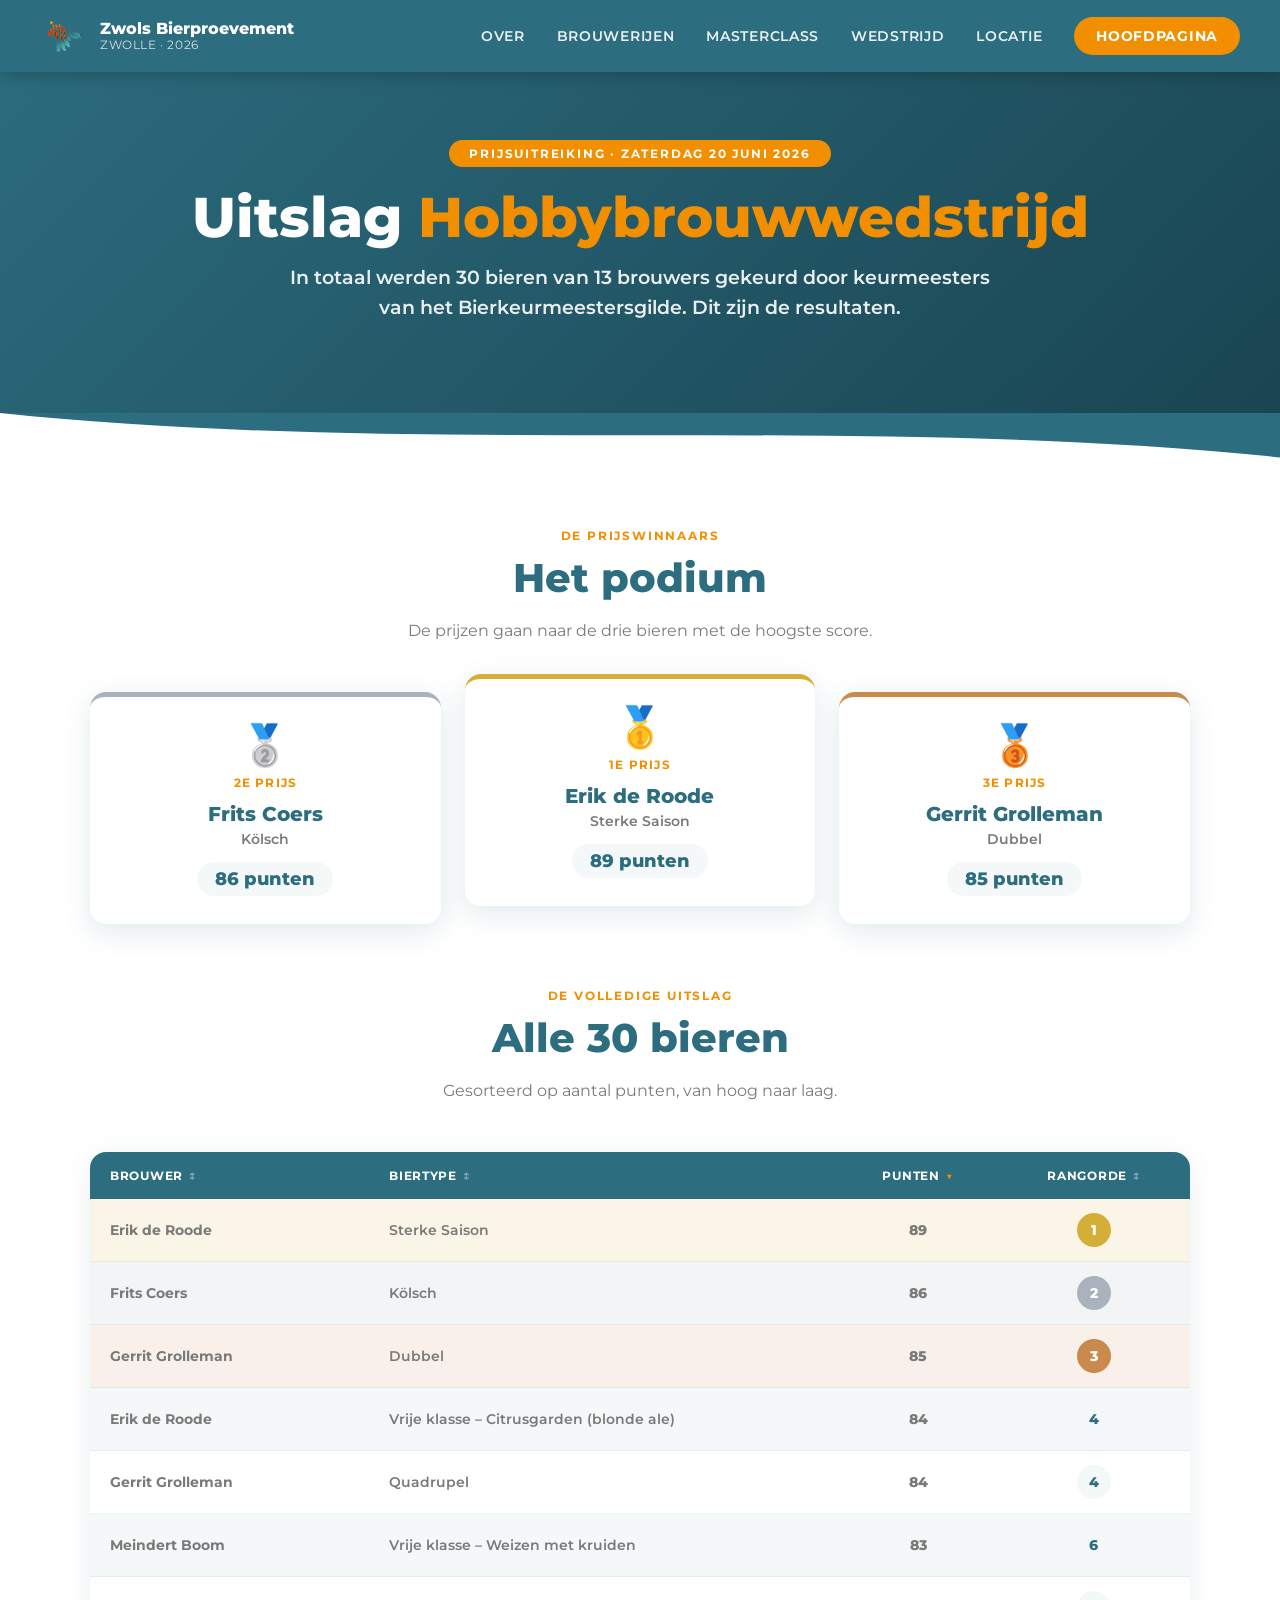
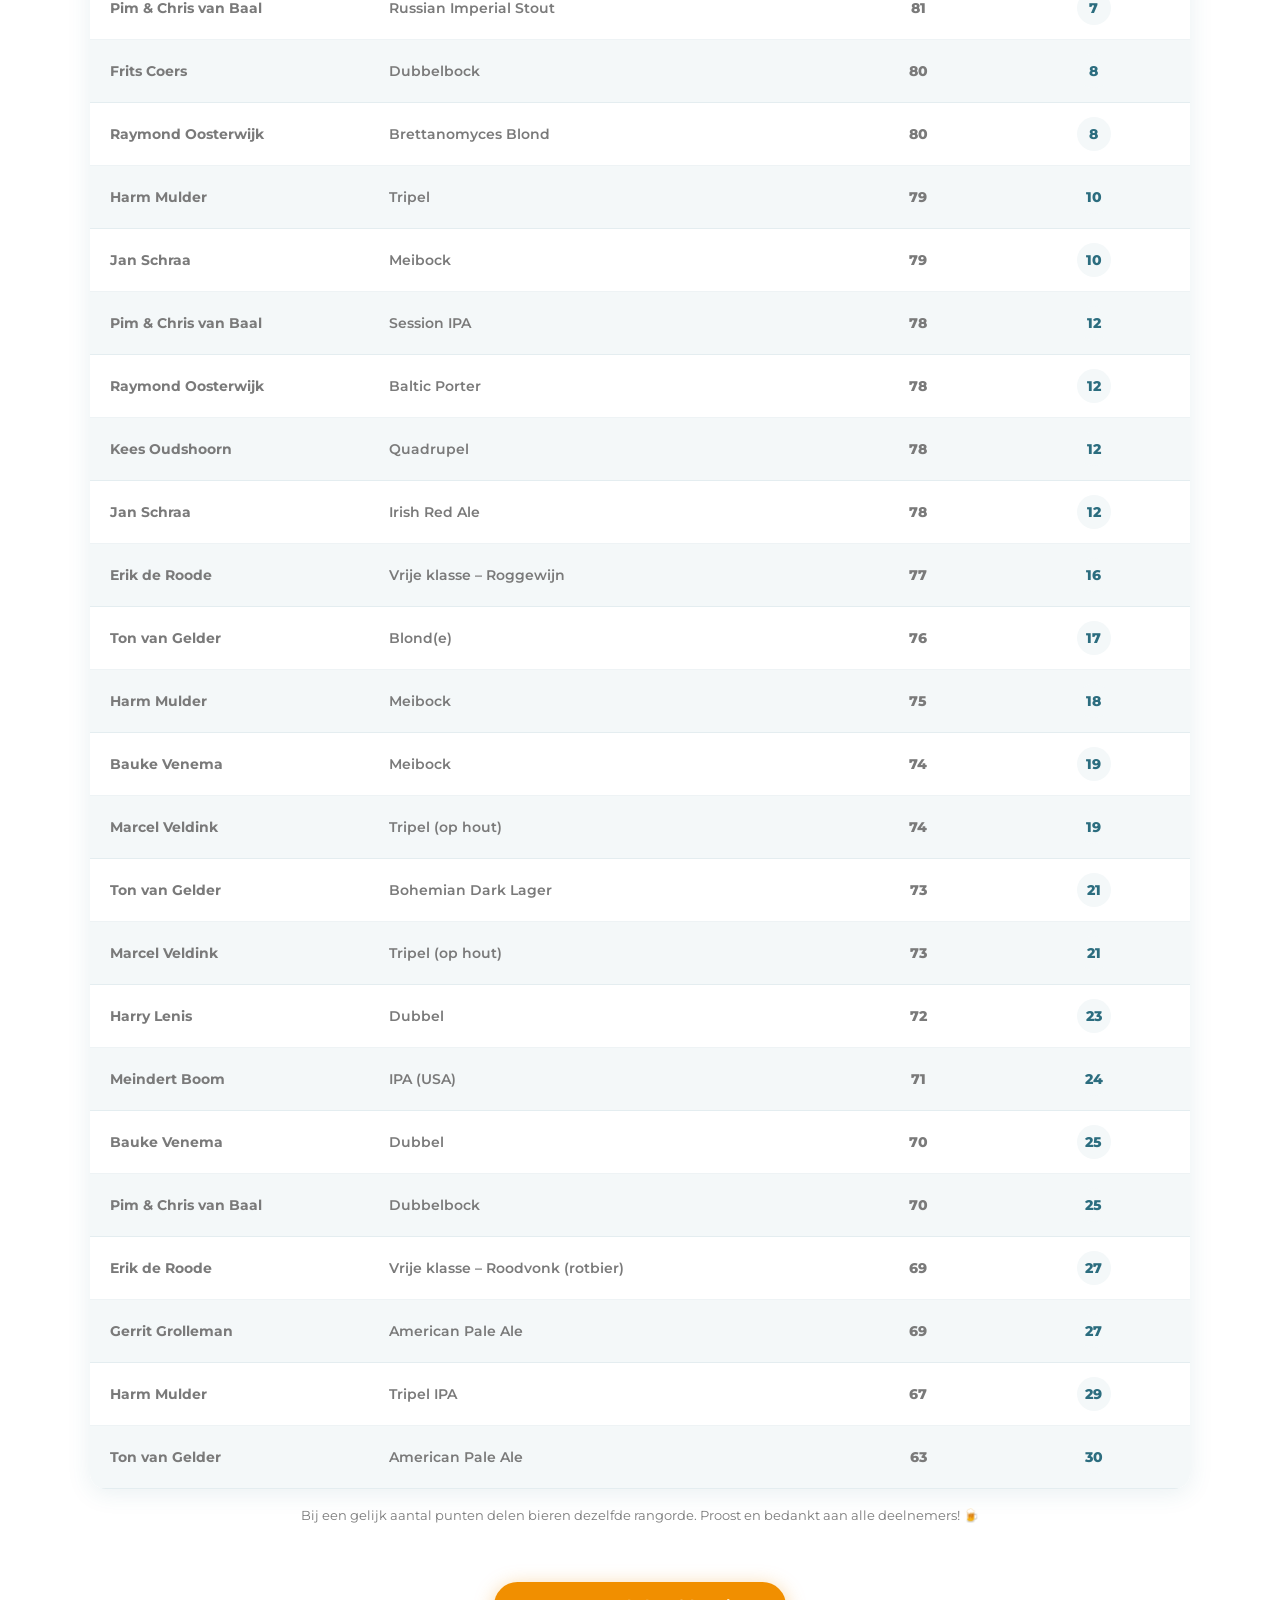
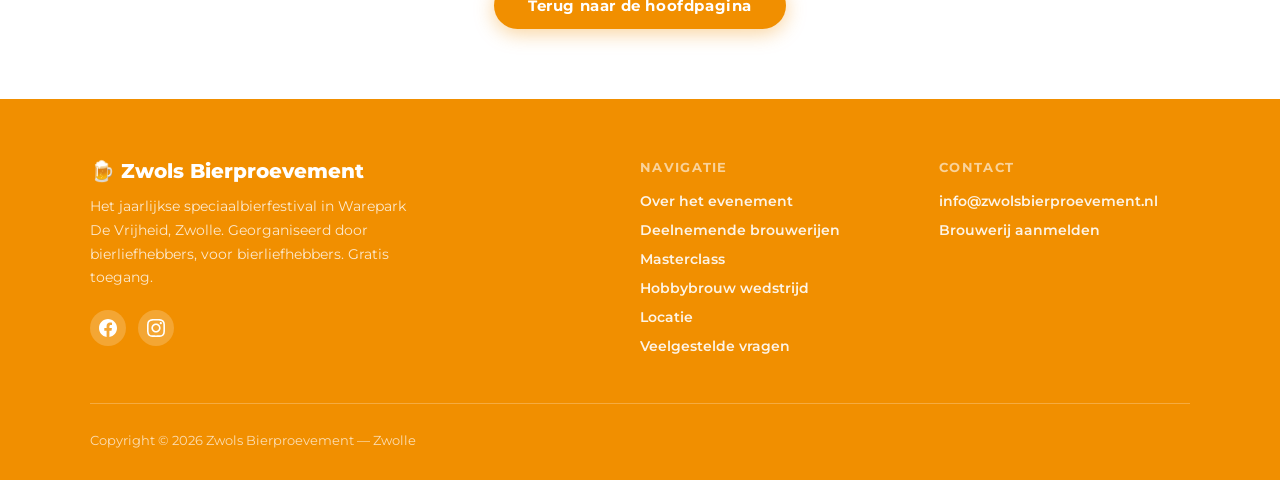
<file: uitslag.html>
<!DOCTYPE html>
<html lang="nl">
<head>
  <!-- Google tag (gtag.js) -->
  <script async src="https://www.googletagmanager.com/gtag/js?id=G-WC2PC8BQQQ"></script>
  <script>
    window.dataLayer = window.dataLayer || [];
    function gtag(){dataLayer.push(arguments);}
    gtag('js', new Date());
    gtag('config', 'G-WC2PC8BQQQ');
  </script>

  <meta charset="UTF-8" />
  <meta name="viewport" content="width=device-width, initial-scale=1.0" />
  <title>Uitslag Hobbybrouwwedstrijd 2026 - Zwols Bierproevement</title>
  <meta name="description" content="De volledige uitslag van de hobbybrouwwedstrijd van het Zwols Bierproevement 2026. 30 bieren van 13 brouwers, gekeurd door het Bierkeurmeestersgilde." />
  <link rel="preconnect" href="https://fonts.googleapis.com" />
  <link rel="preconnect" href="https://fonts.gstatic.com" crossorigin />
  <link href="https://fonts.googleapis.com/css2?family=Montserrat:wght@400;600;700;800&display=swap" rel="stylesheet" />
  <style>
    *, *::before, *::after { box-sizing: border-box; margin: 0; padding: 0; }

    :root {
      --teal:   #2C6D7F;
      --orange: #F18F00;
      --dark:   #1a4552;
      --gray:   #7A7A7A;
      --white:  #ffffff;
      --light:  #f4f8f9;
    }

    html { scroll-behavior: smooth; }

    body {
      font-family: 'Montserrat', sans-serif;
      color: var(--gray);
      background: var(--white);
      overflow-x: hidden;
    }

    /* ── HEADER ───────────────────────────────────────────── */
    header {
      position: fixed;
      top: 0; left: 0; right: 0;
      z-index: 999;
      background: var(--teal);
      display: flex;
      align-items: center;
      justify-content: space-between;
      padding: 0 40px;
      height: 72px;
      box-shadow: 0 2px 16px rgba(0,0,0,.25);
    }

    .logo { display: flex; align-items: center; gap: 12px; text-decoration: none; }
    .logo-img { width: 48px; height: 48px; object-fit: contain; flex-shrink: 0; }
    .logo-text { color: var(--white); font-weight: 800; font-size: 16px; line-height: 1.2; }
    .logo-text span {
      display: block; font-weight: 400; font-size: 12px; opacity: .8;
      letter-spacing: .05em; text-transform: uppercase;
    }

    nav { display: flex; align-items: center; gap: 32px; }
    nav a {
      color: var(--white); text-decoration: none; font-weight: 600; font-size: 14px;
      letter-spacing: .05em; text-transform: uppercase; opacity: .9;
      transition: opacity .2s, color .2s;
    }
    nav a:hover { opacity: 1; color: var(--orange); }
    .nav-ticket {
      background: var(--orange); color: var(--white) !important; padding: 10px 22px;
      border-radius: 30px; font-weight: 700 !important; opacity: 1 !important;
      transition: background .2s, transform .2s !important;
    }
    .nav-ticket:hover { background: #d47e00; transform: translateY(-1px); }

    .hamburger {
      display: none; flex-direction: column; gap: 5px; cursor: pointer;
      background: var(--orange); border: none; padding: 10px; border-radius: 6px;
    }
    .hamburger span { display: block; width: 22px; height: 2px; background: var(--white); border-radius: 2px; }

    /* ── PAGE BANNER ──────────────────────────────────────── */
    .banner {
      background: linear-gradient(135deg, var(--teal) 0%, var(--dark) 100%);
      padding: 140px 24px 90px;
      text-align: center;
      position: relative;
    }

    .banner-badge {
      display: inline-block; background: var(--orange); color: var(--white);
      font-size: 12px; font-weight: 700; letter-spacing: .15em; text-transform: uppercase;
      padding: 6px 20px; border-radius: 20px; margin-bottom: 20px;
    }

    .banner h1 {
      font-size: clamp(30px, 6vw, 56px); font-weight: 800; color: var(--white);
      line-height: 1.1; margin-bottom: 14px;
    }
    .banner h1 em { color: var(--orange); font-style: normal; }

    .banner-sub {
      font-size: clamp(15px, 2.5vw, 19px); color: rgba(255,255,255,.9);
      font-weight: 600; max-width: 720px; margin: 0 auto; line-height: 1.6;
    }

    /* wave */
    .wave { display: block; width: 100%; overflow: hidden; line-height: 0; }
    .wave svg { display: block; width: 100%; }

    /* ── SECTION BASE ─────────────────────────────────────── */
    section { padding: 70px 24px; }
    .container { max-width: 1100px; margin: 0 auto; }

    .section-label {
      font-size: 12px; font-weight: 700; letter-spacing: .15em; text-transform: uppercase;
      color: var(--orange); margin-bottom: 12px; text-align: center;
    }
    .section-title {
      font-size: clamp(26px, 4vw, 40px); font-weight: 800; color: var(--teal);
      margin-bottom: 16px; line-height: 1.15; text-align: center;
    }
    .section-intro {
      font-size: 16px; color: var(--gray); max-width: 720px; line-height: 1.7;
      margin: 0 auto 8px; text-align: center;
    }

    /* ── PODIUM ───────────────────────────────────────────── */
    .podium {
      display: grid;
      grid-template-columns: repeat(3, 1fr);
      gap: 24px;
      margin: 48px 0 64px;
      align-items: end;
    }

    .podium-card {
      background: var(--white);
      border-radius: 16px;
      padding: 28px 24px;
      text-align: center;
      box-shadow: 0 8px 28px rgba(44,109,127,.14);
      border-top: 5px solid var(--teal);
      position: relative;
    }
    .podium-card--gold   { border-top-color: #d4af37; order: 2; transform: translateY(-18px); }
    .podium-card--silver { border-top-color: #aab2bd; order: 1; }
    .podium-card--bronze { border-top-color: #c98a4b; order: 3; }

    .podium-medal { font-size: 40px; line-height: 1; margin-bottom: 10px; }
    .podium-place {
      font-size: 12px; font-weight: 700; letter-spacing: .1em; text-transform: uppercase;
      color: var(--orange); margin-bottom: 12px;
    }
    .podium-brewer { font-size: 20px; font-weight: 800; color: var(--teal); margin-bottom: 4px; line-height: 1.2; }
    .podium-type { font-size: 14px; color: var(--gray); font-weight: 600; margin-bottom: 14px; }
    .podium-points {
      display: inline-block; background: var(--light); color: var(--teal);
      font-weight: 800; font-size: 18px; padding: 6px 18px; border-radius: 20px;
    }

    /* ── RESULTS TABLE ────────────────────────────────────── */
    .results-wrap {
      margin-top: 48px;
      overflow-x: auto;
      border-radius: 16px;
      box-shadow: 0 4px 24px rgba(44,109,127,.10);
    }

    table.results {
      width: 100%;
      border-collapse: collapse;
      min-width: 560px;
      background: var(--white);
    }

    table.results thead th {
      background: var(--teal);
      color: var(--white);
      font-size: 12px;
      font-weight: 700;
      letter-spacing: .06em;
      text-transform: uppercase;
      text-align: left;
      padding: 16px 20px;
      white-space: nowrap;
    }
    table.results thead th.col-points,
    table.results thead th.col-rank { text-align: center; }

    table.results thead th.sortable {
      cursor: pointer;
      user-select: none;
      transition: background .2s;
    }
    table.results thead th.sortable:hover { background: var(--dark); }

    table.results thead th .sort-arrow {
      display: inline-block;
      margin-left: 6px;
      font-size: 11px;
      opacity: .4;
    }
    table.results thead th.sort-asc  .sort-arrow,
    table.results thead th.sort-desc .sort-arrow { opacity: 1; color: var(--orange); }
    table.results thead th.sort-asc  .sort-arrow::after { content: '▲'; }
    table.results thead th.sort-desc .sort-arrow::after { content: '▼'; }
    table.results thead th .sort-arrow::after { content: '↕'; }

    table.results tbody td {
      padding: 14px 20px;
      font-size: 14px;
      color: var(--gray);
      border-bottom: 1px solid rgba(44,109,127,.08);
      vertical-align: middle;
    }

    table.results tbody tr:nth-child(even) td { background: var(--light); }
    table.results tbody tr:hover td { background: rgba(241,143,0,.08); }

    .cell-brewer { font-weight: 700; color: var(--teal); font-size: 15px; }
    .cell-type { font-weight: 600; }
    .cell-points {
      text-align: center;
      font-weight: 800;
      color: var(--teal);
      font-size: 16px;
      white-space: nowrap;
    }
    .cell-rank { text-align: center; }

    .rank-badge {
      display: inline-flex;
      align-items: center;
      justify-content: center;
      min-width: 34px;
      height: 34px;
      padding: 0 8px;
      border-radius: 18px;
      background: var(--light);
      color: var(--teal);
      font-weight: 800;
      font-size: 14px;
    }
    .rank-badge--1 { background: #d4af37; color: #fff; }
    .rank-badge--2 { background: #aab2bd; color: #fff; }
    .rank-badge--3 { background: #c98a4b; color: #fff; }

    /* podium rows subtle tint */
    tr.row--1 td { background: rgba(212,175,55,.12) !important; }
    tr.row--2 td { background: rgba(170,178,189,.14) !important; }
    tr.row--3 td { background: rgba(201,138,75,.12) !important; }

    .table-note {
      font-size: 13px;
      color: var(--gray);
      margin-top: 16px;
      text-align: center;
      line-height: 1.6;
    }

    /* ── BTN ──────────────────────────────────────────────── */
    .btn {
      display: inline-block; padding: 14px 34px; border-radius: 30px; font-size: 15px;
      font-weight: 700; text-decoration: none; letter-spacing: .04em;
      transition: transform .2s, box-shadow .2s, background .2s; cursor: pointer; border: none;
    }
    .btn-primary { background: var(--orange); color: var(--white); box-shadow: 0 4px 20px rgba(241,143,0,.4); }
    .btn-primary:hover { background: #d47e00; transform: translateY(-2px); box-shadow: 0 8px 24px rgba(241,143,0,.5); }

    .back-cta { text-align: center; margin-top: 56px; }

    /* ── FOOTER ───────────────────────────────────────────── */
    footer { background: var(--orange); color: var(--white); padding: 60px 24px 32px; }
    .footer-grid {
      max-width: 1100px; margin: 0 auto; display: grid; grid-template-columns: 2fr 1fr 1fr;
      gap: 48px; padding-bottom: 48px; border-bottom: 1px solid rgba(255,255,255,.25);
    }
    .footer-brand .logo-text { color: var(--white); font-size: 20px; margin-bottom: 12px; display: block; }
    .footer-brand p { font-size: 14px; color: rgba(255,255,255,.8); line-height: 1.7; max-width: 320px; }
    .footer-col h4 {
      font-size: 13px; font-weight: 700; letter-spacing: .1em; text-transform: uppercase;
      margin-bottom: 16px; color: rgba(255,255,255,.6);
    }
    .footer-col ul { list-style: none; display: flex; flex-direction: column; gap: 10px; }
    .footer-col ul li a {
      color: var(--white); text-decoration: none; font-size: 14px; font-weight: 600;
      opacity: .9; transition: opacity .2s;
    }
    .footer-col ul li a:hover { opacity: 1; text-decoration: underline; }
    .social-links { display: flex; gap: 12px; margin-top: 20px; }
    .social-link {
      width: 36px; height: 36px; background: rgba(255,255,255,.2); border-radius: 50%;
      display: flex; align-items: center; justify-content: center; text-decoration: none;
      font-size: 16px; transition: background .2s;
    }
    .social-link:hover { background: rgba(255,255,255,.35); }
    .footer-bottom {
      max-width: 1100px; margin: 0 auto; padding-top: 28px; display: flex;
      justify-content: space-between; align-items: center; flex-wrap: wrap; gap: 12px;
      font-size: 13px; color: rgba(255,255,255,.7);
    }

    /* ── RESPONSIVE ───────────────────────────────────────── */
    @media (max-width: 900px) {
      header { padding: 0 20px; }
      nav { display: none; }
      nav.open {
        display: flex; flex-direction: column; position: fixed; top: 72px; left: 0; right: 0;
        background: var(--teal); padding: 20px; gap: 16px; border-top: 1px solid rgba(255,255,255,.15);
        box-shadow: 0 8px 24px rgba(0,0,0,.2);
      }
      .hamburger { display: flex; }
      .footer-grid { grid-template-columns: 1fr 1fr; }

      .podium { grid-template-columns: 1fr; gap: 18px; }
      .podium-card--gold   { order: 1; transform: none; }
      .podium-card--silver { order: 2; }
      .podium-card--bronze { order: 3; }
    }

    @media (max-width: 600px) {
      section { padding: 56px 16px; }
      .footer-grid { grid-template-columns: 1fr; gap: 32px; }
      .footer-bottom { flex-direction: column; text-align: center; }
    }
  </style>
</head>
<body>

  <!-- HEADER -->
  <header>
    <a class="logo" href="index.html">
      <img src="Logo Kringdagen.svg" alt="Zwols Bierproevement" class="logo-img">
      <div class="logo-text">
        Zwols Bierproevement
        <span>Zwolle · 2026</span>
      </div>
    </a>

    <button class="hamburger" id="hamburger" aria-label="Menu openen">
      <span></span><span></span><span></span>
    </button>

    <nav id="nav">
      <a href="index.html#over">Over</a>
      <a href="index.html#brouwerijen">Brouwerijen</a>
      <a href="index.html#masterclass">Masterclass</a>
      <a href="index.html#wedstrijd">Wedstrijd</a>
      <a href="index.html#locatie">Locatie</a>
      <a href="index.html" class="nav-ticket">Hoofdpagina</a>
    </nav>
  </header>

  <!-- BANNER -->
  <section class="banner">
    <div class="banner-badge">Prijsuitreiking · zaterdag 20 juni 2026</div>
    <h1>Uitslag <em>Hobbybrouwwedstrijd</em></h1>
    <p class="banner-sub">In totaal werden 30 bieren van 13 brouwers gekeurd door keurmeesters van het Bierkeurmeestersgilde. Dit zijn de resultaten.</p>
  </section>

  <!-- wave -->
  <div class="wave" style="background:var(--white)">
    <svg viewBox="0 0 1440 50" preserveAspectRatio="none" xmlns="http://www.w3.org/2000/svg">
      <path d="M0,0 C480,50 960,0 1440,50 L1440,0 L0,0 Z" fill="#2C6D7F"/>
    </svg>
  </div>

  <!-- UITSLAG -->
  <section>
    <div class="container">
      <p class="section-label">De prijswinnaars</p>
      <h2 class="section-title">Het podium</h2>
      <p class="section-intro">De prijzen gaan naar de drie bieren met de hoogste score.</p>

      <div class="podium">
        <div class="podium-card podium-card--gold">
          <div class="podium-medal">🥇</div>
          <div class="podium-place">1e prijs</div>
          <div class="podium-brewer">Erik de Roode</div>
          <div class="podium-type">Sterke Saison</div>
          <div class="podium-points">89 punten</div>
        </div>
        <div class="podium-card podium-card--silver">
          <div class="podium-medal">🥈</div>
          <div class="podium-place">2e prijs</div>
          <div class="podium-brewer">Frits Coers</div>
          <div class="podium-type">Kölsch</div>
          <div class="podium-points">86 punten</div>
        </div>
        <div class="podium-card podium-card--bronze">
          <div class="podium-medal">🥉</div>
          <div class="podium-place">3e prijs</div>
          <div class="podium-brewer">Gerrit Grolleman</div>
          <div class="podium-type">Dubbel</div>
          <div class="podium-points">85 punten</div>
        </div>
      </div>

      <p class="section-label">De volledige uitslag</p>
      <h2 class="section-title">Alle 30 bieren</h2>
      <p class="section-intro">Gesorteerd op aantal punten, van hoog naar laag.</p>

      <div class="results-wrap">
        <table class="results">
          <thead>
            <tr>
              <th class="col-brewer sortable" data-key="brewer" data-type="text" scope="col">Brouwer<span class="sort-arrow"></span></th>
              <th class="col-type sortable" data-key="type" data-type="text" scope="col">Biertype<span class="sort-arrow"></span></th>
              <th class="col-points sortable sort-desc" data-key="points" data-type="num" data-default="desc" scope="col">Punten<span class="sort-arrow"></span></th>
              <th class="col-rank sortable" data-key="rank" data-type="num" data-default="asc" scope="col">Rangorde<span class="sort-arrow"></span></th>
            </tr>
          </thead>
          <tbody>
            <tr class="row--1">
              <td class="cell-brewer">Erik de Roode</td><td class="cell-type">Sterke Saison</td><td class="cell-points">89</td><td class="cell-rank"><span class="rank-badge rank-badge--1">1</span></td>
            </tr>
            <tr class="row--2">
              <td class="cell-brewer">Frits Coers</td><td class="cell-type">Kölsch</td><td class="cell-points">86</td><td class="cell-rank"><span class="rank-badge rank-badge--2">2</span></td>
            </tr>
            <tr class="row--3">
              <td class="cell-brewer">Gerrit Grolleman</td><td class="cell-type">Dubbel</td><td class="cell-points">85</td><td class="cell-rank"><span class="rank-badge rank-badge--3">3</span></td>
            </tr>
            <tr>
              <td class="cell-brewer">Erik de Roode</td><td class="cell-type">Vrije klasse – Citrusgarden (blonde ale)</td><td class="cell-points">84</td><td class="cell-rank"><span class="rank-badge">4</span></td>
            </tr>
            <tr>
              <td class="cell-brewer">Gerrit Grolleman</td><td class="cell-type">Quadrupel</td><td class="cell-points">84</td><td class="cell-rank"><span class="rank-badge">4</span></td>
            </tr>
            <tr>
              <td class="cell-brewer">Meindert Boom</td><td class="cell-type">Vrije klasse – Weizen met kruiden</td><td class="cell-points">83</td><td class="cell-rank"><span class="rank-badge">6</span></td>
            </tr>
            <tr>
              <td class="cell-brewer">Pim &amp; Chris van Baal</td><td class="cell-type">Russian Imperial Stout</td><td class="cell-points">81</td><td class="cell-rank"><span class="rank-badge">7</span></td>
            </tr>
            <tr>
              <td class="cell-brewer">Frits Coers</td><td class="cell-type">Dubbelbock</td><td class="cell-points">80</td><td class="cell-rank"><span class="rank-badge">8</span></td>
            </tr>
            <tr>
              <td class="cell-brewer">Raymond Oosterwijk</td><td class="cell-type">Brettanomyces Blond</td><td class="cell-points">80</td><td class="cell-rank"><span class="rank-badge">8</span></td>
            </tr>
            <tr>
              <td class="cell-brewer">Harm Mulder</td><td class="cell-type">Tripel</td><td class="cell-points">79</td><td class="cell-rank"><span class="rank-badge">10</span></td>
            </tr>
            <tr>
              <td class="cell-brewer">Jan Schraa</td><td class="cell-type">Meibock</td><td class="cell-points">79</td><td class="cell-rank"><span class="rank-badge">10</span></td>
            </tr>
            <tr>
              <td class="cell-brewer">Pim &amp; Chris van Baal</td><td class="cell-type">Session IPA</td><td class="cell-points">78</td><td class="cell-rank"><span class="rank-badge">12</span></td>
            </tr>
            <tr>
              <td class="cell-brewer">Raymond Oosterwijk</td><td class="cell-type">Baltic Porter</td><td class="cell-points">78</td><td class="cell-rank"><span class="rank-badge">12</span></td>
            </tr>
            <tr>
              <td class="cell-brewer">Kees Oudshoorn</td><td class="cell-type">Quadrupel</td><td class="cell-points">78</td><td class="cell-rank"><span class="rank-badge">12</span></td>
            </tr>
            <tr>
              <td class="cell-brewer">Jan Schraa</td><td class="cell-type">Irish Red Ale</td><td class="cell-points">78</td><td class="cell-rank"><span class="rank-badge">12</span></td>
            </tr>
            <tr>
              <td class="cell-brewer">Erik de Roode</td><td class="cell-type">Vrije klasse – Roggewijn</td><td class="cell-points">77</td><td class="cell-rank"><span class="rank-badge">16</span></td>
            </tr>
            <tr>
              <td class="cell-brewer">Ton van Gelder</td><td class="cell-type">Blond(e)</td><td class="cell-points">76</td><td class="cell-rank"><span class="rank-badge">17</span></td>
            </tr>
            <tr>
              <td class="cell-brewer">Harm Mulder</td><td class="cell-type">Meibock</td><td class="cell-points">75</td><td class="cell-rank"><span class="rank-badge">18</span></td>
            </tr>
            <tr>
              <td class="cell-brewer">Bauke Venema</td><td class="cell-type">Meibock</td><td class="cell-points">74</td><td class="cell-rank"><span class="rank-badge">19</span></td>
            </tr>
            <tr>
              <td class="cell-brewer">Marcel Veldink</td><td class="cell-type">Tripel (op hout)</td><td class="cell-points">74</td><td class="cell-rank"><span class="rank-badge">19</span></td>
            </tr>
            <tr>
              <td class="cell-brewer">Ton van Gelder</td><td class="cell-type">Bohemian Dark Lager</td><td class="cell-points">73</td><td class="cell-rank"><span class="rank-badge">21</span></td>
            </tr>
            <tr>
              <td class="cell-brewer">Marcel Veldink</td><td class="cell-type">Tripel (op hout)</td><td class="cell-points">73</td><td class="cell-rank"><span class="rank-badge">21</span></td>
            </tr>
            <tr>
              <td class="cell-brewer">Harry Lenis</td><td class="cell-type">Dubbel</td><td class="cell-points">72</td><td class="cell-rank"><span class="rank-badge">23</span></td>
            </tr>
            <tr>
              <td class="cell-brewer">Meindert Boom</td><td class="cell-type">IPA (USA)</td><td class="cell-points">71</td><td class="cell-rank"><span class="rank-badge">24</span></td>
            </tr>
            <tr>
              <td class="cell-brewer">Bauke Venema</td><td class="cell-type">Dubbel</td><td class="cell-points">70</td><td class="cell-rank"><span class="rank-badge">25</span></td>
            </tr>
            <tr>
              <td class="cell-brewer">Pim &amp; Chris van Baal</td><td class="cell-type">Dubbelbock</td><td class="cell-points">70</td><td class="cell-rank"><span class="rank-badge">25</span></td>
            </tr>
            <tr>
              <td class="cell-brewer">Erik de Roode</td><td class="cell-type">Vrije klasse – Roodvonk (rotbier)</td><td class="cell-points">69</td><td class="cell-rank"><span class="rank-badge">27</span></td>
            </tr>
            <tr>
              <td class="cell-brewer">Gerrit Grolleman</td><td class="cell-type">American Pale Ale</td><td class="cell-points">69</td><td class="cell-rank"><span class="rank-badge">27</span></td>
            </tr>
            <tr>
              <td class="cell-brewer">Harm Mulder</td><td class="cell-type">Tripel IPA</td><td class="cell-points">67</td><td class="cell-rank"><span class="rank-badge">29</span></td>
            </tr>
            <tr>
              <td class="cell-brewer">Ton van Gelder</td><td class="cell-type">American Pale Ale</td><td class="cell-points">63</td><td class="cell-rank"><span class="rank-badge">30</span></td>
            </tr>
          </tbody>
        </table>
      </div>

      <p class="table-note">Bij een gelijk aantal punten delen bieren dezelfde rangorde. Proost en bedankt aan alle deelnemers! 🍺</p>

      <div class="back-cta">
        <a href="index.html" class="btn btn-primary">Terug naar de hoofdpagina</a>
      </div>
    </div>
  </section>

  <!-- FOOTER -->
  <footer>
    <div class="footer-grid">
      <div class="footer-brand">
        <span class="logo-text">🍺 Zwols Bierproevement</span>
        <p>Het jaarlijkse speciaalbier­festival in Warepark De Vrijheid, Zwolle. Georganiseerd door bierliefhebbers, voor bierliefhebbers. Gratis toegang.</p>
        <div class="social-links">
          <a class="social-link" href="https://www.facebook.com/p/Zwols-bierproevement-100090082759436/" aria-label="Facebook">
            <svg xmlns="http://www.w3.org/2000/svg" width="18" height="18" viewBox="0 0 24 24" fill="white">
              <path d="M24 12.073C24 5.405 18.627 0 12 0S0 5.405 0 12.073C0 18.1 4.388 23.094 10.125 24v-8.437H7.078v-3.49h3.047V9.41c0-3.025 1.792-4.697 4.533-4.697 1.312 0 2.686.236 2.686.236v2.97h-1.514c-1.491 0-1.956.93-1.956 1.886v2.268h3.328l-.532 3.49h-2.796V24C19.612 23.094 24 18.1 24 12.073z"/>
            </svg>
          </a>
          <a class="social-link" href="https://www.instagram.com/zwols_bierproevement/" aria-label="Instagram">
            <svg xmlns="http://www.w3.org/2000/svg" width="18" height="18" viewBox="0 0 24 24" fill="white">
              <path d="M12 2.163c3.204 0 3.584.012 4.85.07 3.252.148 4.771 1.691 4.919 4.919.058 1.265.069 1.645.069 4.849 0 3.205-.012 3.584-.069 4.849-.149 3.225-1.664 4.771-4.919 4.919-1.266.058-1.644.07-4.85.07-3.204 0-3.584-.012-4.849-.07-3.26-.149-4.771-1.699-4.919-4.92-.058-1.265-.07-1.644-.07-4.849 0-3.204.013-3.583.07-4.849.149-3.227 1.664-4.771 4.919-4.919 1.266-.057 1.645-.069 4.849-.069zm0-2.163c-3.259 0-3.667.014-4.947.072-4.358.2-6.78 2.618-6.98 6.98-.059 1.281-.073 1.689-.073 4.948 0 3.259.014 3.668.072 4.948.2 4.358 2.618 6.78 6.98 6.98 1.281.058 1.689.072 4.948.072 3.259 0 3.668-.014 4.948-.072 4.354-.2 6.782-2.618 6.979-6.98.059-1.28.073-1.689.073-4.948 0-3.259-.014-3.667-.072-4.947-.196-4.354-2.617-6.78-6.979-6.98-1.281-.059-1.69-.073-4.949-.073zm0 5.838c-3.403 0-6.162 2.759-6.162 6.162s2.759 6.163 6.162 6.163 6.162-2.759 6.162-6.163c0-3.403-2.759-6.162-6.162-6.162zm0 10.162c-2.209 0-4-1.79-4-4 0-2.209 1.791-4 4-4s4 1.791 4 4c0 2.21-1.791 4-4 4zm6.406-11.845c-.796 0-1.441.645-1.441 1.44s.645 1.44 1.441 1.44c.795 0 1.439-.645 1.439-1.44s-.644-1.44-1.439-1.44z"/>
            </svg>
          </a>
        </div>
      </div>

      <div class="footer-col">
        <h4>Navigatie</h4>
        <ul>
          <li><a href="index.html#over">Over het evenement</a></li>
          <li><a href="index.html#brouwerijen">Deelnemende brouwerijen</a></li>
          <li><a href="index.html#masterclass">Masterclass</a></li>
          <li><a href="index.html#wedstrijd">Hobbybrouw wedstrijd</a></li>
          <li><a href="index.html#locatie">Locatie</a></li>
          <li><a href="index.html#faq">Veelgestelde vragen</a></li>
        </ul>
      </div>

      <div class="footer-col">
        <h4>Contact</h4>
        <ul>
          <li><a href="mailto:info@zwolsbierproevement.nl">info@zwolsbierproevement.nl</a></li>
          <li><a href="https://www.kringdagen.nl">Brouwerij aanmelden</a></li>
        </ul>
      </div>
    </div>

    <div class="footer-bottom">
      <span>Copyright &copy; 2026 Zwols Bierproevement &mdash; Zwolle</span>
    </div>
  </footer>

  <script>
    // Hamburger menu toggle
    const btn = document.getElementById('hamburger');
    const nav = document.getElementById('nav');
    btn.addEventListener('click', () => {
      nav.classList.toggle('open');
      btn.setAttribute('aria-expanded', nav.classList.contains('open'));
    });
    nav.querySelectorAll('a').forEach(a => {
      a.addEventListener('click', () => nav.classList.remove('open'));
    });

    // ── Sorteerbare tabel ──────────────────────────────────
    (() => {
      const table = document.querySelector('table.results');
      if (!table) return;
      const tbody = table.tBodies[0];
      const headers = [...table.querySelectorAll('th.sortable')];

      const getVal = (row, key, type) => {
        let el;
        if (key === 'brewer') el = row.querySelector('.cell-brewer');
        else if (key === 'type') el = row.querySelector('.cell-type');
        else if (key === 'points') el = row.querySelector('.cell-points');
        else el = row.querySelector('.cell-rank .rank-badge');
        const txt = (el ? el.textContent : '').trim();
        return type === 'num' ? parseFloat(txt) : txt;
      };

      const sortBy = (th) => {
        const key = th.dataset.key;
        const type = th.dataset.type;
        // Toggle: if already active, flip; else default (desc for numbers, asc for text)
        let dir;
        if (th.classList.contains('sort-asc')) dir = 'desc';
        else if (th.classList.contains('sort-desc')) dir = 'asc';
        else dir = th.dataset.default || (type === 'num' ? 'desc' : 'asc');

        headers.forEach(h => h.classList.remove('sort-asc', 'sort-desc'));
        th.classList.add(dir === 'asc' ? 'sort-asc' : 'sort-desc');

        const rows = [...tbody.rows];
        const factor = dir === 'asc' ? 1 : -1;
        rows.sort((a, b) => {
          const va = getVal(a, key, type);
          const vb = getVal(b, key, type);
          let cmp;
          if (type === 'num') cmp = va - vb;
          else cmp = va.localeCompare(vb, 'nl', { sensitivity: 'base' });
          return cmp * factor;
        });
        rows.forEach(r => tbody.appendChild(r));
      };

      headers.forEach(th => th.addEventListener('click', () => sortBy(th)));
    })();
  </script>
</body>
</html>
</file>
<file: assets/index-DWEUViZL.css>
@font-face{font-family:Bricolage Grotesque Variable;font-style:normal;font-display:swap;font-weight:200 800;src:url(./bricolage-grotesque-vietnamese-opsz-normal-D9N6E8K1.woff2)format("woff2-variations");unicode-range:U+102-103,U+110-111,U+128-129,U+168-169,U+1A0-1A1,U+1AF-1B0,U+300-301,U+303-304,U+308-309,U+323,U+329,U+1EA0-1EF9,U+20AB}@font-face{font-family:Bricolage Grotesque Variable;font-style:normal;font-display:swap;font-weight:200 800;src:url(./bricolage-grotesque-latin-ext-opsz-normal-IcJDqblK.woff2)format("woff2-variations");unicode-range:U+100-2BA,U+2BD-2C5,U+2C7-2CC,U+2CE-2D7,U+2DD-2FF,U+304,U+308,U+329,U+1D00-1DBF,U+1E00-1E9F,U+1EF2-1EFF,U+2020,U+20A0-20AB,U+20AD-20C0,U+2113,U+2C60-2C7F,U+A720-A7FF}@font-face{font-family:Bricolage Grotesque Variable;font-style:normal;font-display:swap;font-weight:200 800;src:url(./bricolage-grotesque-latin-opsz-normal-Cre6nC2_.woff2)format("woff2-variations");unicode-range:U+??,U+131,U+152-153,U+2BB-2BC,U+2C6,U+2DA,U+2DC,U+304,U+308,U+329,U+2000-206F,U+20AC,U+2122,U+2191,U+2193,U+2212,U+2215,U+FEFF,U+FFFD}@font-face{font-family:Inter;font-style:normal;font-display:swap;font-weight:400;src:url(./inter-latin-400-normal-C38fXH4l.woff2)format("woff2"),url(./inter-latin-400-normal-CyCys3Eg.woff)format("woff")}@font-face{font-family:Inter;font-style:normal;font-display:swap;font-weight:500;src:url(./inter-latin-500-normal-Cerq10X2.woff2)format("woff2"),url(./inter-latin-500-normal-BL9OpVg8.woff)format("woff")}@font-face{font-family:Inter;font-style:normal;font-display:swap;font-weight:600;src:url(./inter-latin-600-normal-LgqL8muc.woff2)format("woff2"),url(./inter-latin-600-normal-CiBQ2DWP.woff)format("woff")}@font-face{font-family:Bricolage fallback;src:local(Arial Bold),local(Arial-BoldMT),local(Helvetica Bold),local(Liberation Sans Bold);font-weight:600 800;size-adjust:90.69%;ascent-override:102.54%;descent-override:29.77%;line-gap-override:0%}@font-face{font-family:Inter fallback;src:local(Arial),local(ArialMT),local(Helvetica),local(Liberation Sans);font-weight:400 500;size-adjust:105.36%;ascent-override:92.06%;descent-override:22.78%;line-gap-override:0%}@font-face{font-family:Inter fallback;src:local(Arial Bold),local(Arial-BoldMT),local(Helvetica Bold),local(Liberation Sans Bold);font-weight:600 700;size-adjust:105.36%;ascent-override:92.06%;descent-override:22.78%;line-gap-override:0%}:root{--bg:#edddbe;--petrol:#134a51;--petrol-deep:#0e3a40;--ink:#26302f;--cream:#fbf4e4;--amber:#f0a33a;--amber-deep:#db8c22;--focus:#ffe3a6;--font-display:"Bricolage Grotesque Variable", "Bricolage fallback", system-ui, sans-serif;--font-text:"Inter", "Inter fallback", system-ui, -apple-system, sans-serif;--ease:cubic-bezier(.2, .7, .2, 1)}*{box-sizing:border-box;margin:0;padding:0}html{-webkit-text-size-adjust:100%;background:var(--bg)}body{background:var(--bg);color:var(--ink);font:400 17px/1.55 var(--font-text);-webkit-font-smoothing:antialiased;text-rendering:optimizelegibility}a{color:inherit}.sr{clip:rect(0 0 0 0);clip-path:inset(50%);white-space:nowrap;width:1px;height:1px;position:absolute;overflow:hidden}.stage{height:100vh;z-index:0;pointer-events:none;height:100lvh;position:fixed;top:0;left:0;right:0;-webkit-mask-image:linear-gradient(90deg,#0000 0 30%,#000 50%);mask-image:linear-gradient(90deg,#0000 0 30%,#000 50%)}.poster,.poster img{width:100%;height:100%;position:absolute;top:0;bottom:0;left:0;right:0}.poster img{object-fit:cover;object-position:70% 50%}.poster{transition:opacity .3s ease-out}.poster.is-leaving{opacity:0}.scene-canvas{opacity:0;transition:opacity .3s ease-out;position:absolute;top:0;bottom:0;left:0;right:0}.scene-canvas.is-ready{opacity:1}.is-still .scene-canvas{transition:none}.vh-probe{width:0;height:100vh;visibility:hidden;pointer-events:none;height:100svh;position:fixed;top:0;left:0}.bar{z-index:5;color:var(--petrol);background:linear-gradient(var(--bg) 55%, color-mix(in srgb, var(--bg) 0%, transparent));pointer-events:none;justify-content:space-between;align-items:center;padding:16px clamp(20px,5vw,64px);display:flex;position:fixed;top:0;left:0;right:0}.bar>*{pointer-events:auto}.bar .mark{font:700 19px/1 var(--font-display);letter-spacing:-.01em;opacity:0;align-items:center;min-height:48px;text-decoration:none;transition:opacity .2s ease-out;display:inline-flex}.bar.shown .mark{opacity:1}.iconbtn{width:48px;height:48px;color:inherit;border-radius:12px;place-items:center;text-decoration:none;transition:background-color .2s ease-out;display:inline-grid}.iconbtn:hover{background:color-mix(in srgb, currentColor 10%, transparent)}:focus-visible{outline:3px solid var(--focus);outline-offset:3px;box-shadow:0 0 0 3px var(--petrol-deep);border-radius:6px;transition:none}.bar .mark:focus-visible{opacity:1}main{z-index:1;position:relative}.ch{align-items:center;min-height:120svh;padding:0 clamp(20px,6vw,96px);display:flex}.ch .inner{max-width:min(34rem,36vw)}.hero{min-height:100svh}.brouwers{min-height:215svh}.wordmark{white-space:nowrap;-webkit-hyphens:none;hyphens:none;font:800 clamp(52px, 6.6vw, 108px)/.92 var(--font-display);letter-spacing:-.035em;color:var(--petrol);font-variation-settings:"opsz" 96}.dates{color:var(--petrol);align-items:flex-end;gap:clamp(14px,1.6vw,24px);margin-top:clamp(28px,3.4vw,44px);display:flex}.dates .d{font:700 clamp(44px, 5.2vw, 76px)/.9 var(--font-display);letter-spacing:-.03em;font-variation-settings:"opsz" 96;flex-direction:column;display:flex}.dates .d small{font:600 16px/1 var(--font-text);letter-spacing:.01em;opacity:.8;height:16px;margin-bottom:10px;display:block}.dates .d{flex-shrink:0;height:calc(26px + .9em)}.dates .d:nth-child(2){width:.8396em}.dates .d:nth-child(3){width:.8337em}.dates .d:nth-child(4){width:1.0727em}.dates .m{height:calc(1.1em + 4px);font:600 clamp(20px, 1.8vw, 26px)/1.1 var(--font-display);margin-left:4px;padding-bottom:4px}.where{font:600 19px/1.4 var(--font-text);color:var(--petrol);margin-top:18px}.sub{font:500 17px/1.4 var(--font-text);color:var(--petrol);margin-top:2px}.lede{color:var(--ink);margin-top:10px;font-size:19px}.cue{min-height:48px;color:var(--petrol);align-items:center;gap:10px;margin-top:clamp(28px,4vh,48px);font-size:17px;font-weight:600;text-decoration:none;display:inline-flex}.cue span{animation:2.4s ease-in-out infinite nudge;display:inline-block}@keyframes nudge{0%,to{transform:translateY(0)}50%{transform:translateY(4px)}}h2{font:750 clamp(38px, 4.4vw, 62px)/1 var(--font-display);letter-spacing:-.03em;color:var(--petrol);font-variation-settings:"opsz" 96}.ch p.body{color:var(--ink);max-width:28em;margin-top:18px;font-size:20px;line-height:1.5}.hold{min-height:175svh}.dusk-text h2{color:var(--dusk-fg,var(--petrol))}.dusk-text p.body{color:var(--dusk-body,var(--ink))}.dusk-text .inner{opacity:var(--dusk-op,1);transition:color .2s ease-out}.dusk{height:70svh}.facts{gap:10px;margin-top:22px;font-size:18px;list-style:none;display:grid}.facts li{padding-left:22px;position:relative}.facts li:before{content:"";background:var(--petrol);border-radius:50%;width:8px;height:8px;position:absolute;top:.62em;left:0}.btn{min-height:54px;font:600 17px/1.2 var(--font-text);border-radius:10px;justify-content:center;align-items:center;gap:10px;padding:0 26px;text-decoration:none;transition:background-color .2s ease-out,border-color .2s ease-out;display:inline-flex}.btn.ghost{border:1.5px solid color-mix(in srgb, currentColor 55%, transparent)}.btn.ghost:hover{background:color-mix(in srgb, currentColor 8%, transparent);border-color:currentColor}.btn.primary{background:var(--amber);color:#1e1a14}.btn.primary:hover{background:var(--amber-deep)}.locatie .btn{color:var(--petrol);margin-top:28px}.night h2,.night p.body,.night .mail{color:var(--petrol);transition:color .2s ease-out}.night .actions{flex-wrap:wrap;gap:12px;margin-top:30px;display:flex}.night .actions .ghost{color:var(--petrol)}.is-night .night h2,.is-night .night p.body,.is-night .night .mail,.is-night .night .actions .ghost{color:var(--cream)}.night .handle{opacity:.85;font-size:15px;font-weight:500;display:block}.night .btn.primary{flex-direction:column;align-items:flex-start;gap:2px;min-height:64px;padding:12px 26px}.night .mail{margin-top:26px;font-size:17px}.night .mail a{text-underline-offset:3px;padding:6px 0;display:inline-block}.is-night .bar,.is-night .locatie .facts,.is-night .locatie .btn{color:var(--cream)}.is-night .locatie .facts li:before{background:var(--cream)}.map-labels{z-index:0;opacity:0;pointer-events:none;visibility:hidden;width:0;height:0;list-style:none;position:fixed;top:0;left:0}.map-labels.is-shown{visibility:visible}.map-labels li{will-change:transform;white-space:nowrap;position:absolute;top:0;left:0}.map-labels .lbl{font:600 16px/1.15 var(--font-text);color:var(--petrol);text-shadow:0 0 3px #fdf8ea,0 0 3px #fdf8ea,0 0 6px #fdf8ea,0 0 6px #fdf8ea;translate:-50% -50%}.map-labels .lbl-main{font-size:18px;font-weight:700}.is-night .map-labels .lbl{text-shadow:none;background:#fdf8eaf0;border-radius:6px;padding:2px 7px 3px}.is-night .map-labels .ico-bus svg{border-radius:50%;box-shadow:0 0 0 2.5px #fdf8ea}.is-night .map-labels .ico-p svg{border-radius:6px;box-shadow:0 0 0 2.5px #fdf8ea}.map-labels .lbl-soft{color:#6c561c;font-weight:500}.map-labels .lbl-start{translate:0 -50%}.map-labels .ico{line-height:0;translate:-50% -50%}.map-labels .ico-pin span{background:var(--amber);width:22px;height:22px;box-shadow:0 0 0 12px color-mix(in srgb, var(--amber) 28%, transparent);border:4px solid #fdf8ea;border-radius:50%;display:block}.debug{z-index:9;color:#fbf4e4;background:#26302f;border-radius:8px;padding:6px 10px;font:500 15px/1.3 ui-monospace,Menlo,monospace;position:fixed;bottom:8px;left:8px}.foot{z-index:1;background:var(--petrol-deep);color:var(--cream);padding:48px clamp(20px,6vw,96px) 56px;font-size:15px;line-height:1.6;position:relative}.foot .row{flex-wrap:wrap;gap:8px 28px;display:flex}.foot .row+.row{margin-top:10px}.foot a{text-underline-offset:3px;align-items:center;min-height:44px;display:inline-flex}.foot .fine{opacity:.85;margin-top:18px}.colofon{border-top:1px solid color-mix(in srgb, var(--cream) 18%, transparent);align-items:center;gap:12px;margin-top:28px;padding-top:22px;display:flex}.colofon .logo-tile{background:#fbf4e4;border-radius:10px;flex:none;place-items:center;width:56px;height:56px;display:grid}.colofon .logo-tile img{width:44px;height:44px;display:block}.colofon p{max-width:40rem;font-size:15px;line-height:1.5}.colofon p a{padding:10px 0;display:inline-block}.cookie{z-index:6;width:min(380px,100vw - 48px);color:var(--ink);border:1px solid color-mix(in srgb, var(--petrol) 25%, transparent);background:#fbf4e4;border-radius:14px;padding:18px 20px 20px;position:fixed;bottom:24px;right:24px;box-shadow:0 10px 30px #0e3a402e}.cookie[hidden]{display:none}.cookie p{font-size:16px;line-height:1.5}.cookie-actions{gap:10px;margin-top:14px;display:flex}.cookie-actions .btn{min-height:48px;color:var(--petrol);flex:1;padding:0 16px}.linklike{all:unset;cursor:pointer;font:inherit;text-underline-offset:3px;align-items:center;min-height:44px;text-decoration:underline;display:inline-flex}.linklike:focus-visible{outline:3px solid var(--focus);outline-offset:3px;box-shadow:0 0 0 3px var(--petrol-deep);border-radius:6px}.is-og .bar,.is-og main>:not(.hero),.is-og .hero .cue,.is-og .foot,.is-og .map-labels,.is-still .bar,.is-still main>:not(.locatie),.is-still .locatie>.inner,.is-still .foot{visibility:hidden}.is-still .stage{-webkit-mask-image:none;mask-image:none}@media (max-width:759px){body{font-size:16px}.stage{-webkit-mask-image:linear-gradient(#000 0 50%,#0000 66%);mask-image:linear-gradient(#000 0 50%,#0000 66%)}.poster img{object-position:50% 0%}.ch{align-items:flex-end;padding:0 12px 14px}.ch .inner{background:color-mix(in srgb, var(--bg) 94%, transparent);border-radius:16px;width:100%;max-width:none;padding:22px 22px 24px;position:sticky;bottom:12px}.hero .inner{background:0 0;padding:0 10px 8px}.night .inner{background:color-mix(in srgb, var(--petrol-deep) 92%, transparent)}.dusk-text .inner{background:color-mix(in srgb, var(--petrol-deep) 92%, transparent);opacity:1}.dusk-text h2,.dusk-text p.body{color:var(--cream)}.ch .inner{z-index:1}.locatie{align-items:flex-start}.locatie .inner{position:sticky;top:calc(100svh - min(200px,36svh));bottom:auto}.night h2,.night p.body,.night .mail,.night .actions .ghost,.locatie .facts,.locatie .btn{color:var(--cream)}.locatie .facts li:before{background:var(--cream)}.hold{min-height:185svh}.facts{font-size:17px}.night .actions{flex-direction:column}.night .actions .btn{width:100%}.colofon{flex-wrap:wrap}.cookie{width:auto;top:72px;bottom:auto;left:12px;right:12px}.ch p.body{font-size:18px}.wordmark{font-size:min(64px,13.3333vw - 5.86667px)}.dates .d{font-size:44px}.where,.lede{font-size:17px}.sub{font-size:16px}.cue{display:none}}@media (prefers-reduced-motion:reduce){.cue span{animation:none}.bar .mark{transition:none}}
</file>
<file: proef/assets/index-DcZafOp6.css>
@font-face{font-family:Bricolage Grotesque Variable;font-style:normal;font-display:swap;font-weight:200 800;src:url(./bricolage-grotesque-vietnamese-opsz-normal-D9N6E8K1.woff2)format("woff2-variations");unicode-range:U+102-103,U+110-111,U+128-129,U+168-169,U+1A0-1A1,U+1AF-1B0,U+300-301,U+303-304,U+308-309,U+323,U+329,U+1EA0-1EF9,U+20AB}@font-face{font-family:Bricolage Grotesque Variable;font-style:normal;font-display:swap;font-weight:200 800;src:url(./bricolage-grotesque-latin-ext-opsz-normal-IcJDqblK.woff2)format("woff2-variations");unicode-range:U+100-2BA,U+2BD-2C5,U+2C7-2CC,U+2CE-2D7,U+2DD-2FF,U+304,U+308,U+329,U+1D00-1DBF,U+1E00-1E9F,U+1EF2-1EFF,U+2020,U+20A0-20AB,U+20AD-20C0,U+2113,U+2C60-2C7F,U+A720-A7FF}@font-face{font-family:Bricolage Grotesque Variable;font-style:normal;font-display:swap;font-weight:200 800;src:url(./bricolage-grotesque-latin-opsz-normal-Cre6nC2_.woff2)format("woff2-variations");unicode-range:U+??,U+131,U+152-153,U+2BB-2BC,U+2C6,U+2DA,U+2DC,U+304,U+308,U+329,U+2000-206F,U+20AC,U+2122,U+2191,U+2193,U+2212,U+2215,U+FEFF,U+FFFD}@font-face{font-family:Inter;font-style:normal;font-display:swap;font-weight:400;src:url(./inter-latin-400-normal-C38fXH4l.woff2)format("woff2"),url(./inter-latin-400-normal-CyCys3Eg.woff)format("woff")}@font-face{font-family:Inter;font-style:normal;font-display:swap;font-weight:500;src:url(./inter-latin-500-normal-Cerq10X2.woff2)format("woff2"),url(./inter-latin-500-normal-BL9OpVg8.woff)format("woff")}@font-face{font-family:Inter;font-style:normal;font-display:swap;font-weight:600;src:url(./inter-latin-600-normal-LgqL8muc.woff2)format("woff2"),url(./inter-latin-600-normal-CiBQ2DWP.woff)format("woff")}:root{--bg:#edddbe;--petrol:#134a51;--petrol-deep:#0e3a40;--ink:#26302f;--cream:#fbf4e4;--amber:#f0a33a;--amber-deep:#db8c22;--focus:#ffe3a6;--font-display:"Bricolage Grotesque Variable", "Inter", system-ui, sans-serif;--font-text:"Inter", system-ui, -apple-system, sans-serif;--ease:cubic-bezier(.2, .7, .2, 1)}*{box-sizing:border-box;margin:0;padding:0}html{-webkit-text-size-adjust:100%;background:var(--bg)}body{background:var(--bg);color:var(--ink);font:400 17px/1.55 var(--font-text);-webkit-font-smoothing:antialiased;text-rendering:optimizelegibility}a{color:inherit}.sr{clip:rect(0 0 0 0);clip-path:inset(50%);white-space:nowrap;width:1px;height:1px;position:absolute;overflow:hidden}.stage{height:100vh;z-index:0;pointer-events:none;height:100lvh;position:fixed;top:0;left:0;right:0;-webkit-mask-image:linear-gradient(90deg,#0000 0 30%,#000 50%);mask-image:linear-gradient(90deg,#0000 0 30%,#000 50%)}.poster,.poster img{width:100%;height:100%;position:absolute;top:0;bottom:0;left:0;right:0}.poster img{object-fit:cover;object-position:70% 50%}.poster{transition:opacity .3s ease-out}.poster.is-leaving{opacity:0}.scene-canvas{opacity:0;transition:opacity .3s ease-out;position:absolute;top:0;bottom:0;left:0;right:0}.scene-canvas.is-ready{opacity:1}.is-still .scene-canvas{transition:none}.vh-probe{width:0;height:100vh;visibility:hidden;pointer-events:none;height:100svh;position:fixed;top:0;left:0}.bar{z-index:5;color:var(--petrol);background:linear-gradient(var(--bg) 55%, color-mix(in srgb, var(--bg) 0%, transparent));pointer-events:none;justify-content:space-between;align-items:center;padding:16px clamp(20px,5vw,64px);display:flex;position:fixed;top:0;left:0;right:0}.bar>*{pointer-events:auto}.bar .mark{font:700 19px/1 var(--font-display);letter-spacing:-.01em;opacity:0;align-items:center;min-height:48px;text-decoration:none;transition:opacity .2s ease-out;display:inline-flex}.bar.shown .mark{opacity:1}.iconbtn{width:48px;height:48px;color:inherit;border-radius:12px;place-items:center;text-decoration:none;transition:background-color .2s ease-out;display:inline-grid}.iconbtn:hover{background:color-mix(in srgb, currentColor 10%, transparent)}:focus-visible{outline:3px solid var(--focus);outline-offset:3px;box-shadow:0 0 0 3px var(--petrol-deep);border-radius:6px;transition:none}.bar .mark:focus-visible{opacity:1}main{z-index:1;position:relative}.ch{align-items:center;min-height:120svh;padding:0 clamp(20px,6vw,96px);display:flex}.ch .inner{max-width:min(34rem,36vw)}.hero{min-height:100svh}.brouwers{min-height:215svh}.wordmark{white-space:nowrap;-webkit-hyphens:none;hyphens:none;font:800 clamp(52px, 6.6vw, 108px)/.92 var(--font-display);letter-spacing:-.035em;color:var(--petrol);font-variation-settings:"opsz" 96}.dates{color:var(--petrol);align-items:flex-end;gap:clamp(14px,1.6vw,24px);margin-top:clamp(28px,3.4vw,44px);display:flex}.dates .d{font:700 clamp(44px, 5.2vw, 76px)/.9 var(--font-display);letter-spacing:-.03em;font-variation-settings:"opsz" 96;flex-direction:column;display:flex}.dates .d small{font:600 16px/1 var(--font-text);letter-spacing:.01em;opacity:.8;margin-bottom:10px}.dates .m{font:600 clamp(20px, 1.8vw, 26px)/1.1 var(--font-display);margin-left:4px;padding-bottom:4px}.where{font:600 19px/1.4 var(--font-text);color:var(--petrol);margin-top:18px}.sub{font:500 17px/1.4 var(--font-text);color:var(--petrol);margin-top:2px}.lede{color:var(--ink);margin-top:10px;font-size:19px}.cue{min-height:48px;color:var(--petrol);align-items:center;gap:10px;margin-top:clamp(28px,4vh,48px);font-size:17px;font-weight:600;text-decoration:none;display:inline-flex}.cue span{animation:2.4s ease-in-out infinite nudge;display:inline-block}@keyframes nudge{0%,to{transform:translateY(0)}50%{transform:translateY(4px)}}h2{font:750 clamp(38px, 4.4vw, 62px)/1 var(--font-display);letter-spacing:-.03em;color:var(--petrol);font-variation-settings:"opsz" 96}.ch p.body{color:var(--ink);max-width:28em;margin-top:18px;font-size:20px;line-height:1.5}.hold{min-height:175svh}.dusk{height:45svh}.facts{gap:10px;margin-top:22px;font-size:18px;list-style:none;display:grid}.facts li{padding-left:22px;position:relative}.facts li:before{content:"";background:var(--petrol);border-radius:50%;width:8px;height:8px;position:absolute;top:.62em;left:0}.btn{min-height:54px;font:600 17px/1.2 var(--font-text);border-radius:10px;justify-content:center;align-items:center;gap:10px;padding:0 26px;text-decoration:none;transition:background-color .2s ease-out,border-color .2s ease-out;display:inline-flex}.btn.ghost{border:1.5px solid color-mix(in srgb, currentColor 55%, transparent)}.btn.ghost:hover{background:color-mix(in srgb, currentColor 8%, transparent);border-color:currentColor}.btn.primary{background:var(--amber);color:#1e1a14}.btn.primary:hover{background:var(--amber-deep)}.locatie .btn{color:var(--petrol);margin-top:28px}.night h2,.night p.body,.night .mail{color:var(--petrol);transition:color .2s ease-out}.night .actions{flex-wrap:wrap;gap:12px;margin-top:30px;display:flex}.night .actions .ghost{color:var(--petrol)}.is-night .night h2,.is-night .night p.body,.is-night .night .mail,.is-night .night .actions .ghost{color:var(--cream)}.night .handle{opacity:.85;font-size:15px;font-weight:500;display:block}.night .btn.primary{flex-direction:column;align-items:flex-start;gap:2px;min-height:64px;padding:12px 26px}.night .mail{margin-top:26px;font-size:17px}.night .mail a{text-underline-offset:3px;padding:6px 0;display:inline-block}.is-night .bar{color:var(--cream)}.map-labels{z-index:0;opacity:0;pointer-events:none;visibility:hidden;width:0;height:0;list-style:none;position:fixed;top:0;left:0}.map-labels.is-shown{visibility:visible}.map-labels li{will-change:transform;white-space:nowrap;position:absolute;top:0;left:0}.map-labels .lbl{font:600 16px/1.15 var(--font-text);color:var(--petrol);text-shadow:0 0 3px #fdf8ea,0 0 3px #fdf8ea,0 0 6px #fdf8ea,0 0 6px #fdf8ea;translate:-50% -50%}.map-labels .lbl-main{font-size:18px;font-weight:700}.map-labels .lbl-soft{color:#6c561c;font-weight:500}.map-labels .lbl-start{translate:0 -50%}.map-labels .ico{line-height:0;translate:-50% -50%}.map-labels .ico-pin span{background:var(--amber);width:22px;height:22px;box-shadow:0 0 0 12px color-mix(in srgb, var(--amber) 28%, transparent);border:4px solid #fdf8ea;border-radius:50%;display:block}.debug{z-index:9;color:#fbf4e4;background:#26302f;border-radius:8px;padding:6px 10px;font:500 15px/1.3 ui-monospace,Menlo,monospace;position:fixed;bottom:8px;left:8px}.foot{z-index:1;background:var(--petrol-deep);color:var(--cream);padding:48px clamp(20px,6vw,96px) 56px;font-size:15px;line-height:1.6;position:relative}.foot .row{flex-wrap:wrap;gap:8px 28px;display:flex}.foot .row+.row{margin-top:10px}.foot a{text-underline-offset:3px;align-items:center;min-height:44px;display:inline-flex}.foot .fine{opacity:.85;margin-top:18px}.colofon{border-top:1px solid color-mix(in srgb, var(--cream) 18%, transparent);align-items:center;gap:12px;margin-top:28px;padding-top:22px;display:flex}.colofon .logo-tile{background:#fbf4e4;border-radius:10px;flex:none;place-items:center;width:56px;height:56px;display:grid}.colofon .logo-tile img{width:44px;height:44px;display:block}.colofon p{max-width:40rem;font-size:15px;line-height:1.5}.colofon p a{padding:10px 0;display:inline-block}.is-still .bar,.is-still main>:not(.locatie),.is-still .locatie>.inner,.is-still .foot{visibility:hidden}.is-still .stage{-webkit-mask-image:none;mask-image:none}@media (max-width:759px){body{font-size:16px}.stage{-webkit-mask-image:linear-gradient(#000 0 50%,#0000 66%);mask-image:linear-gradient(#000 0 50%,#0000 66%)}.poster img{object-position:50% 0%}.ch{align-items:flex-end;padding:0 12px 14px}.ch .inner{background:color-mix(in srgb, var(--bg) 94%, transparent);border-radius:16px;width:100%;max-width:none;padding:22px 22px 24px;position:sticky;bottom:12px}.hero .inner{background:0 0;padding:0 10px 8px}.night .inner{background:color-mix(in srgb, var(--petrol-deep) 92%, transparent)}.ch .inner{z-index:1}.locatie .inner{position:relative;bottom:auto}.night h2,.night p.body,.night .mail,.night .actions .ghost{color:var(--cream)}.hold{min-height:185svh}.facts{font-size:17px}.night .actions{flex-direction:column}.night .actions .btn{width:100%}.colofon{flex-wrap:wrap}.ch p.body{font-size:18px}.wordmark{font-size:min(64px,13.3333vw - 5.86667px)}.dates .d{font-size:44px}.where,.lede{font-size:17px}.sub{font-size:16px}.cue{display:none}}@media (prefers-reduced-motion:reduce){.cue span{animation:none}.bar .mark{transition:none}}
</file>
